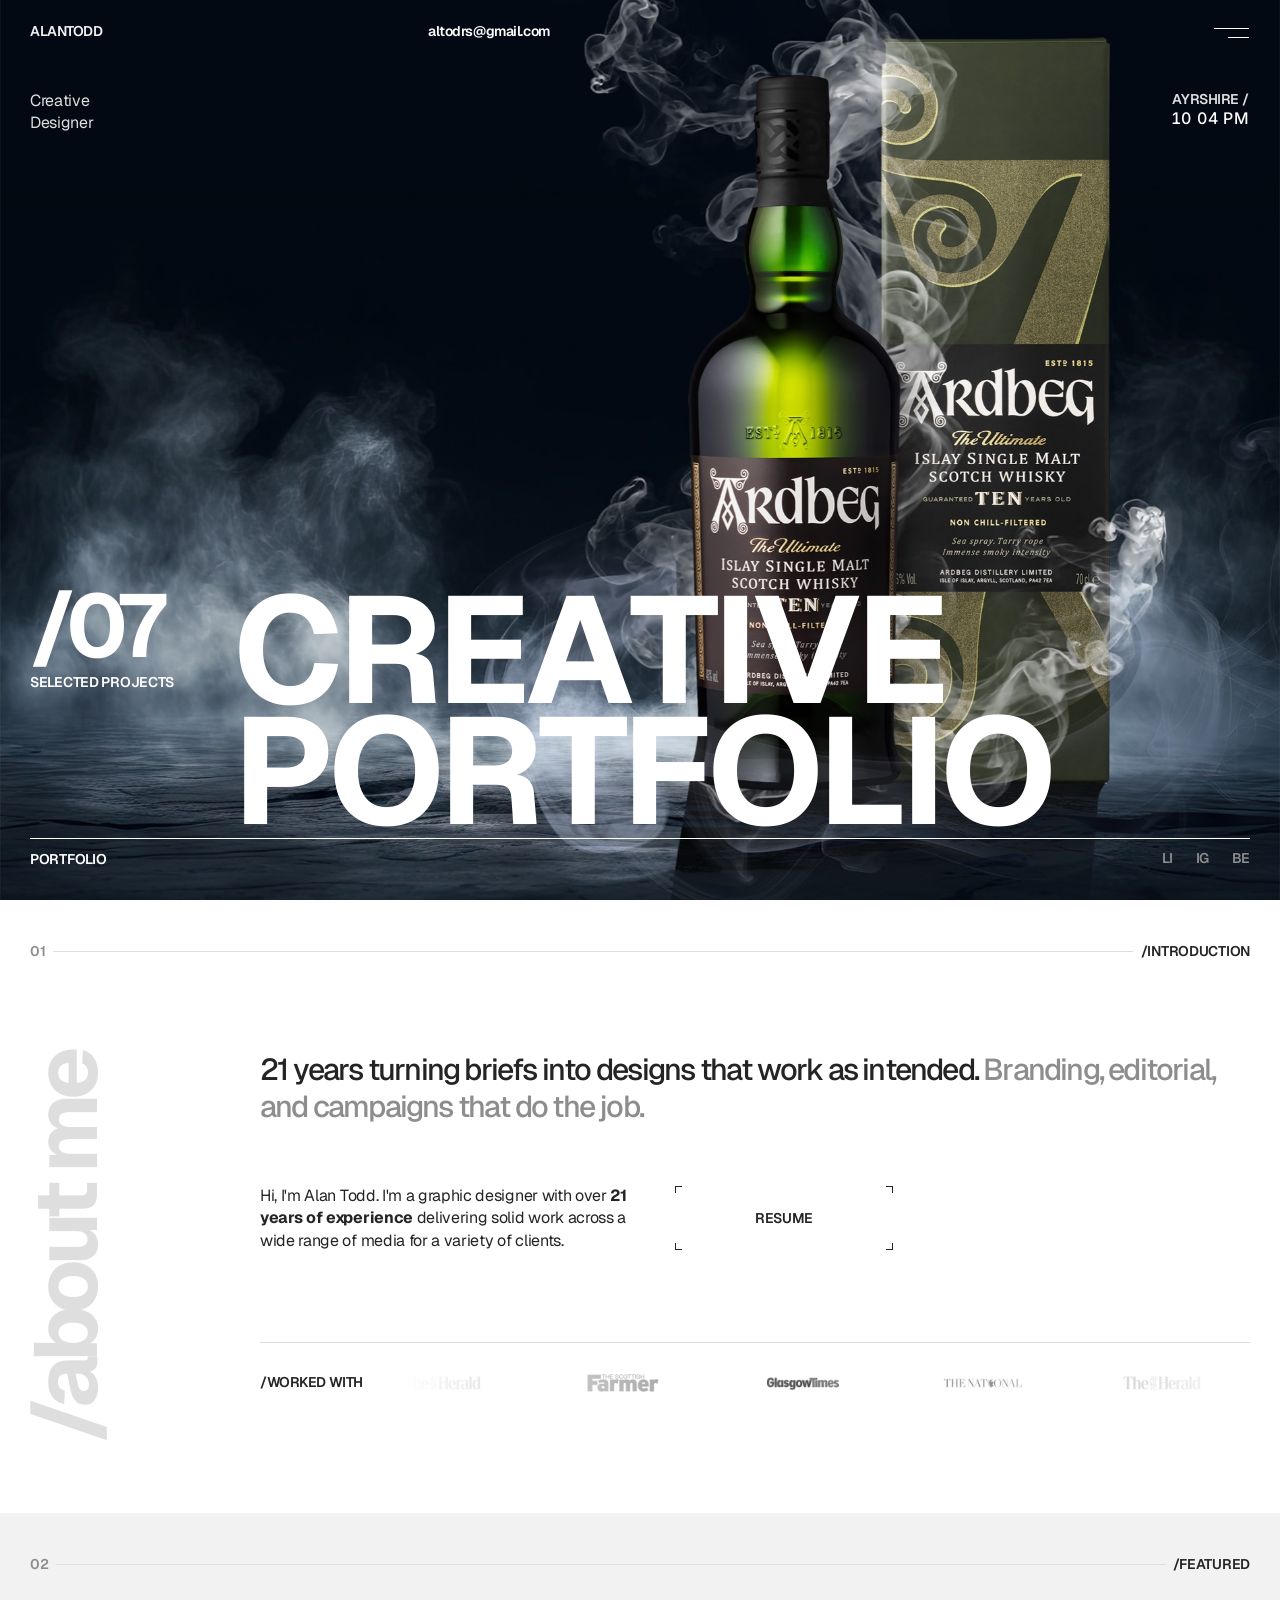
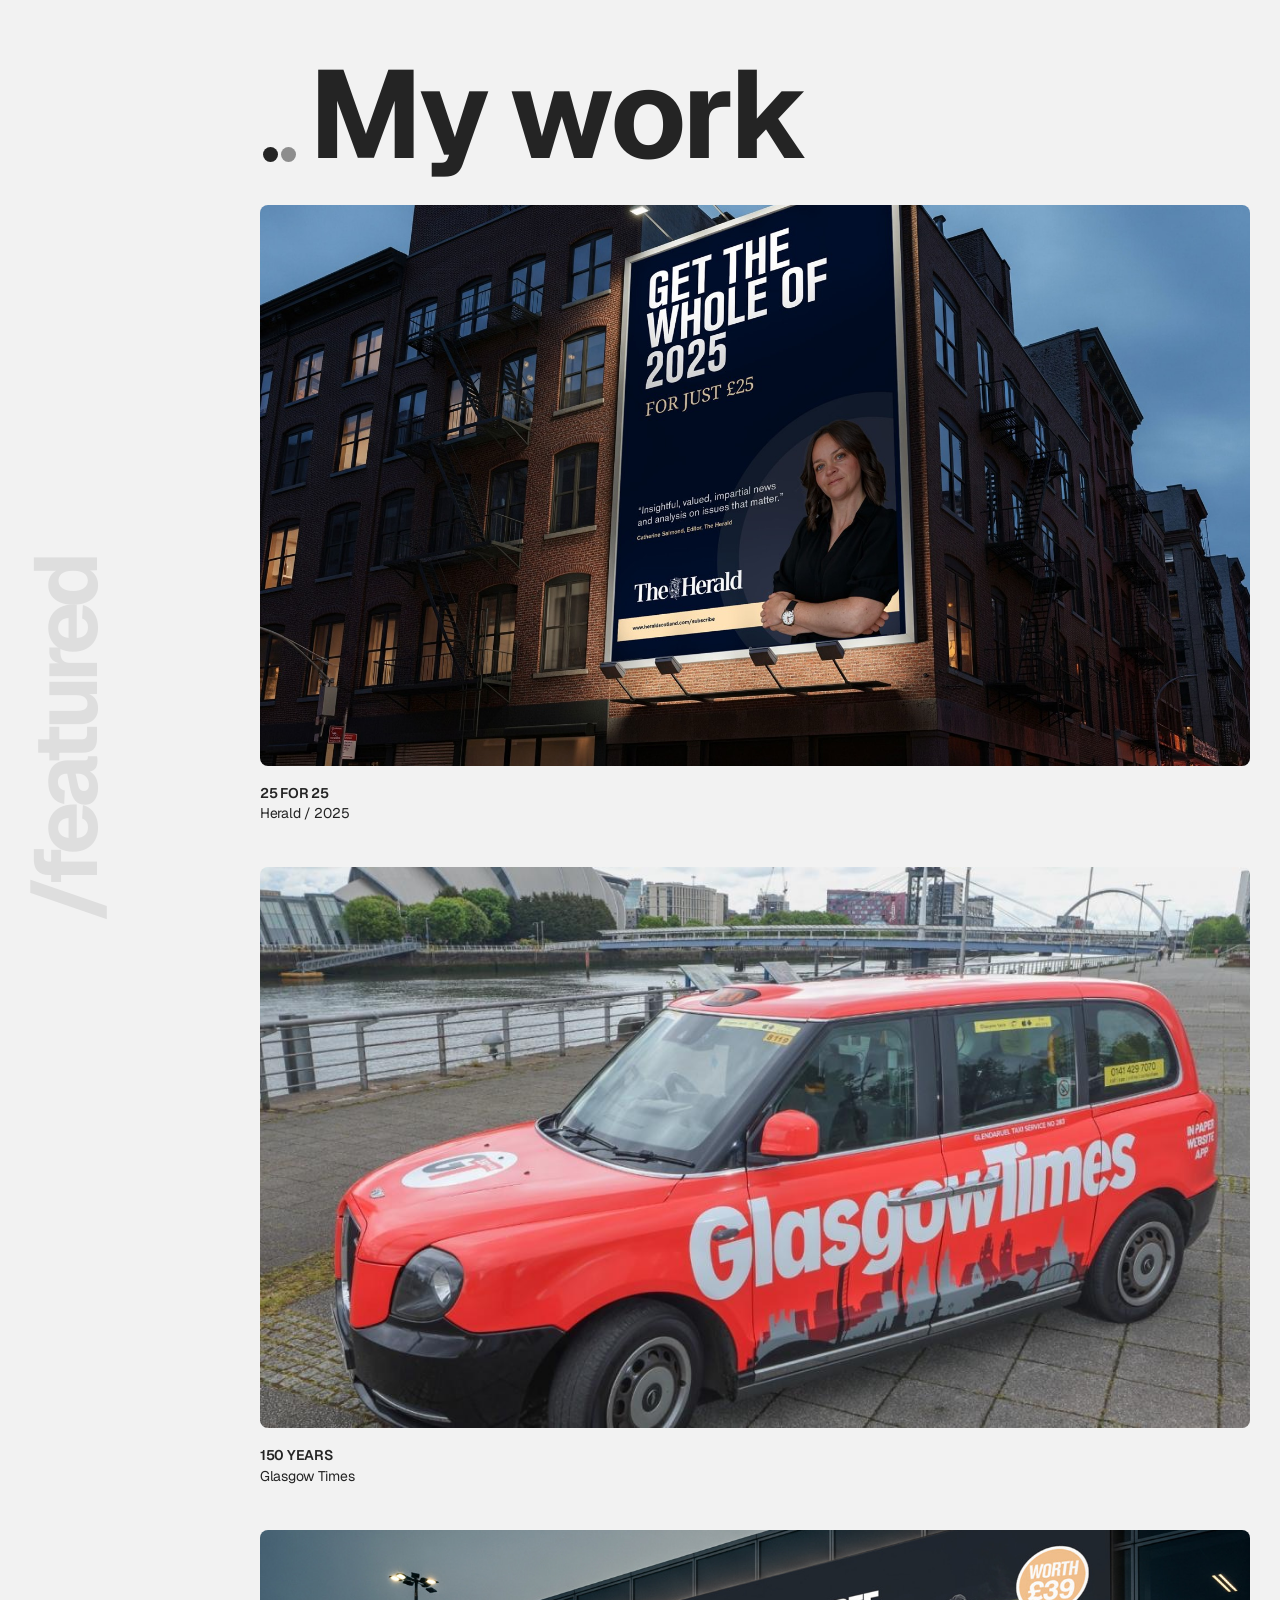
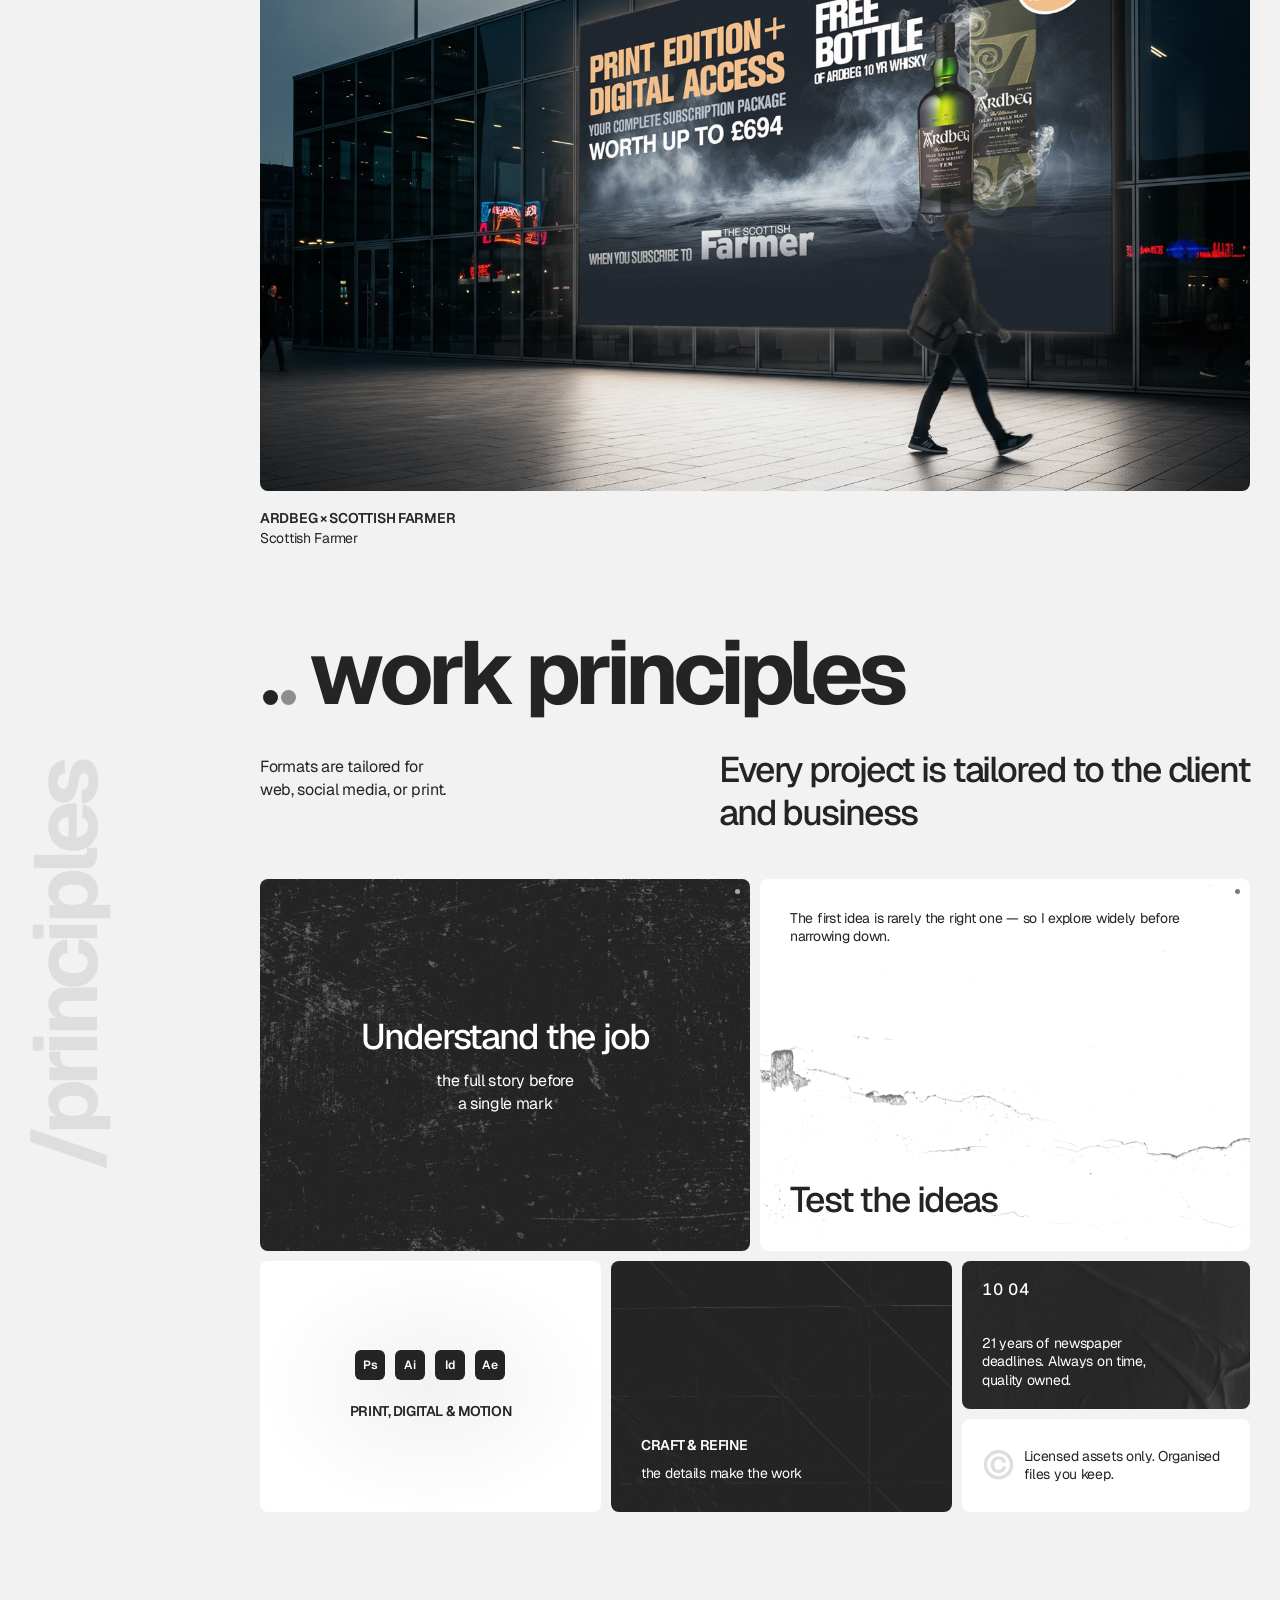
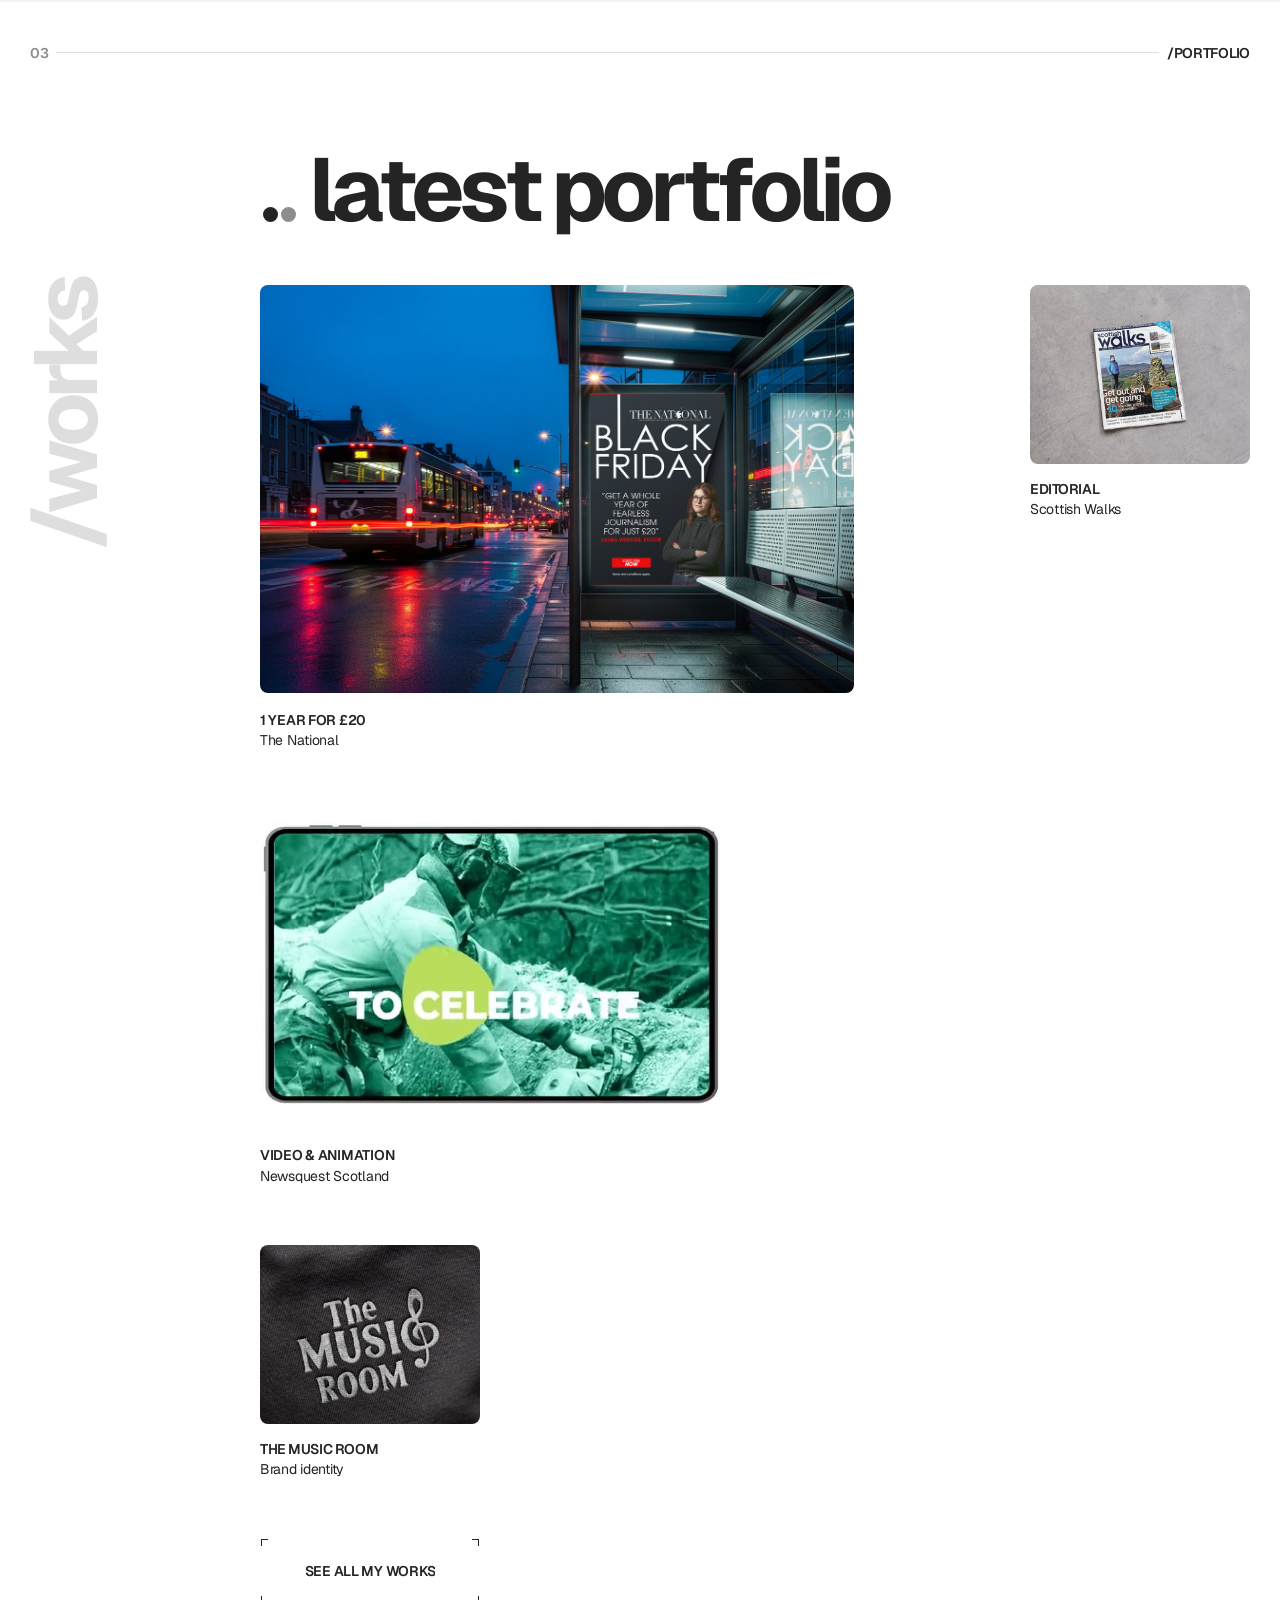
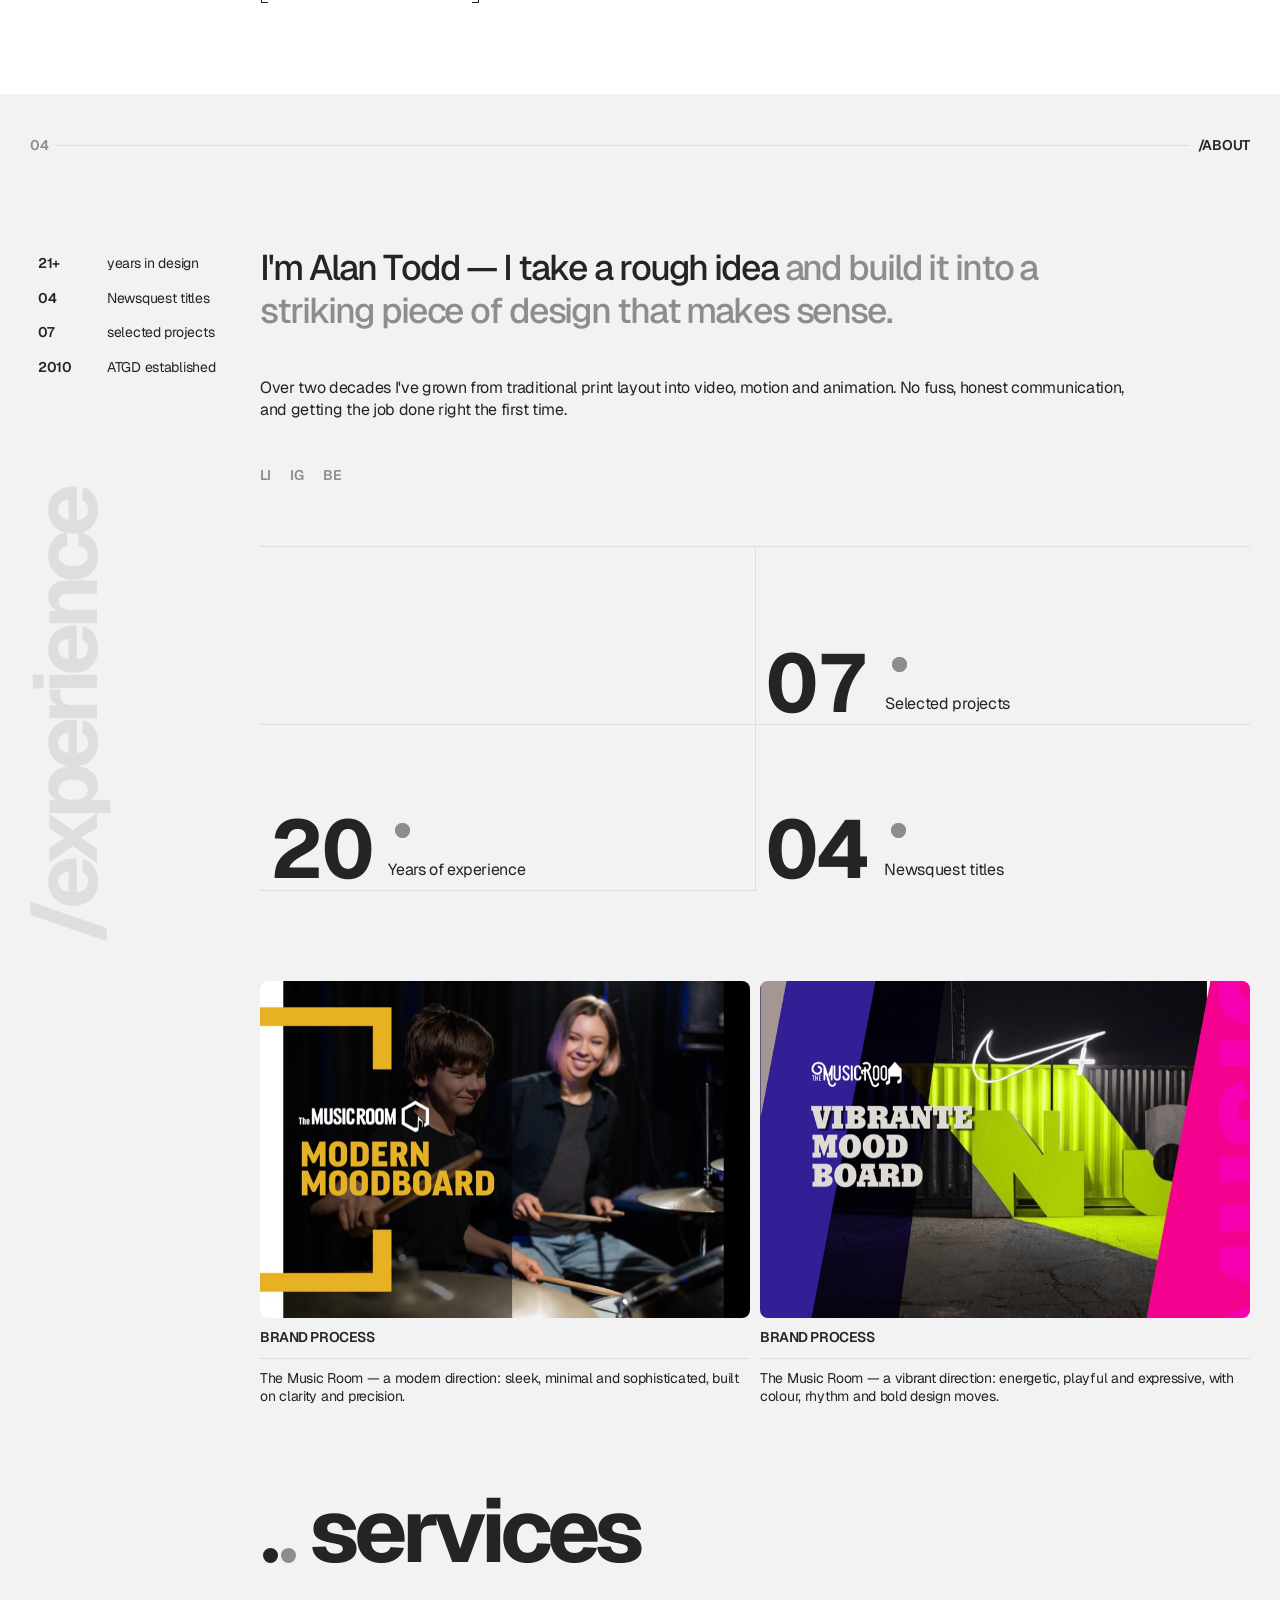
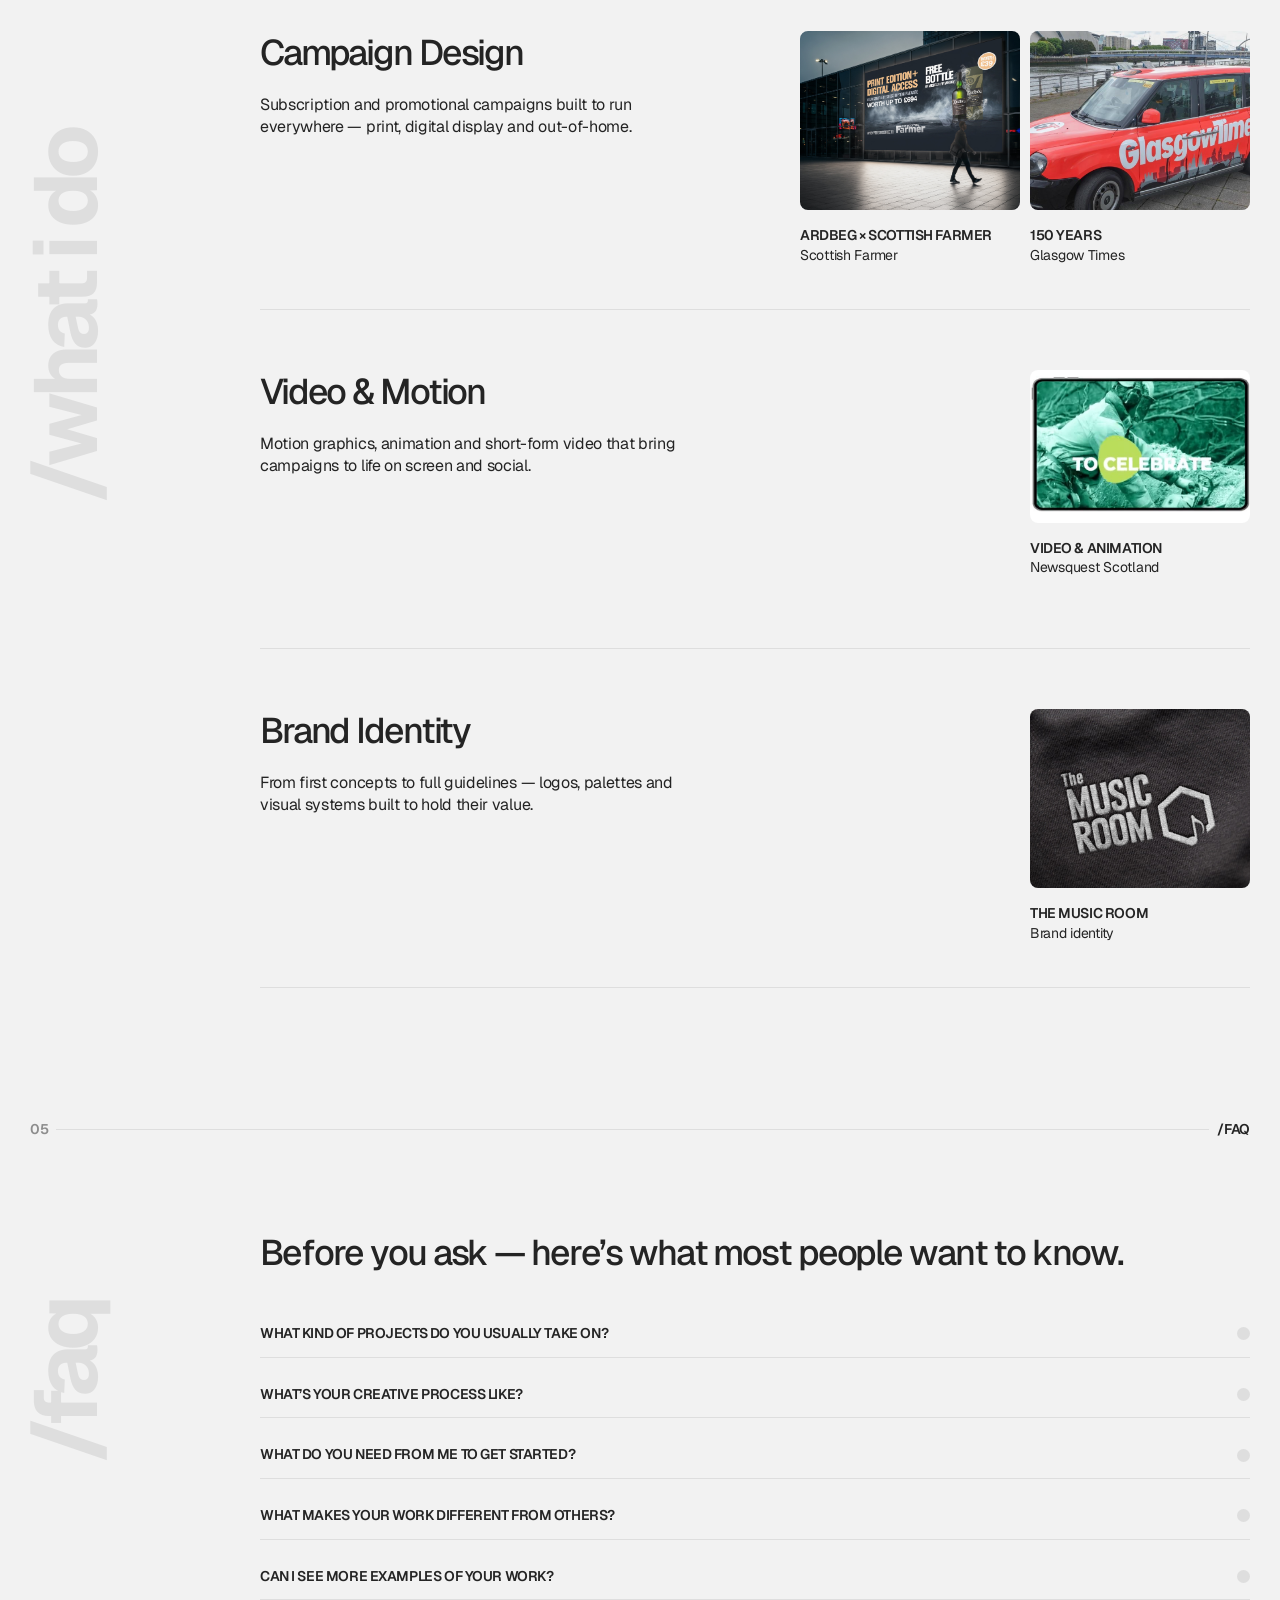
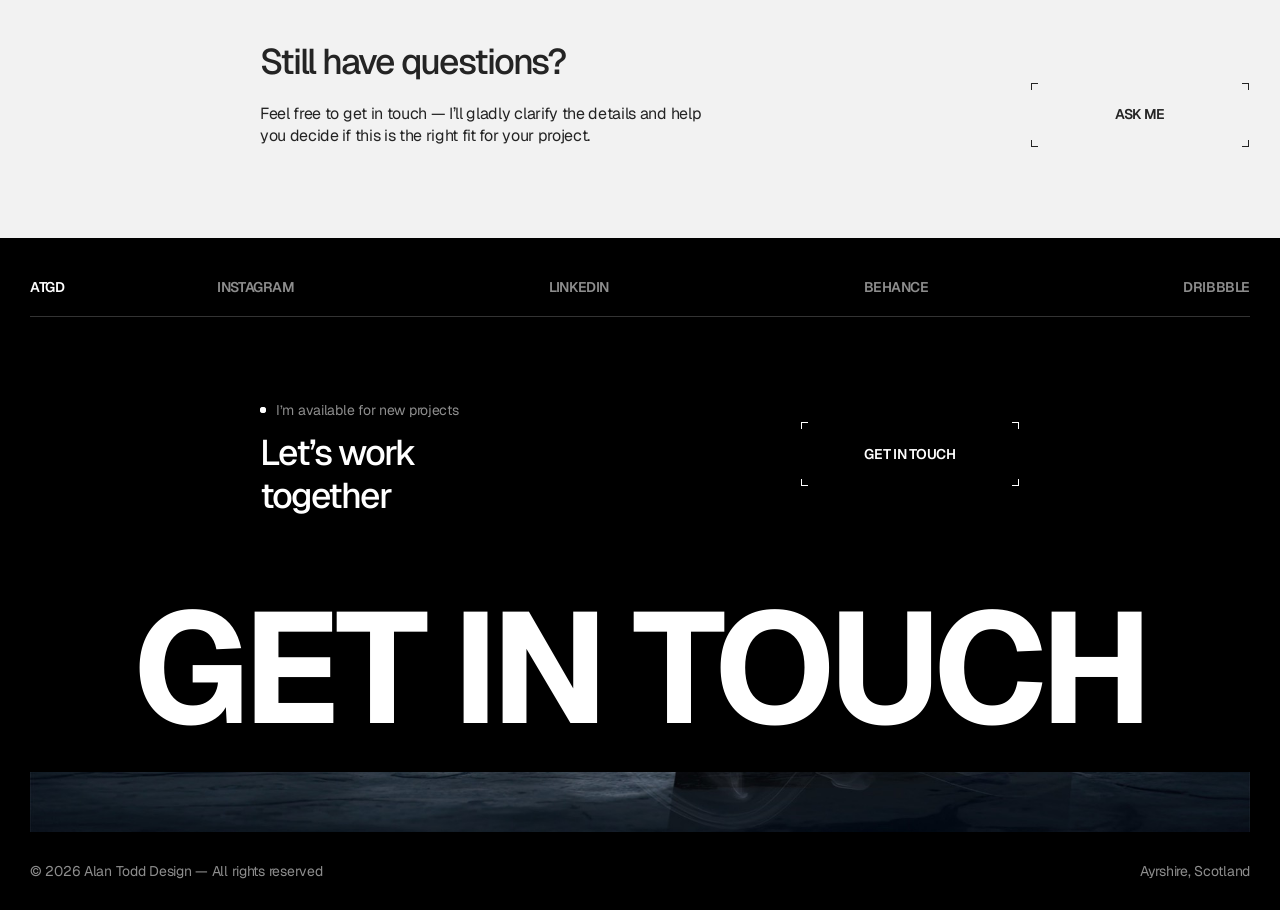
<file: index.html>
<!DOCTYPE html>
<html lang="en">
<head>
  <meta charset="UTF-8" />
  <meta name="viewport" content="width=device-width, initial-scale=1.0" />
  <title>Alan Todd — Graphic Designer</title>
  <meta name="description" content="Alan Todd — graphic designer with 21 years of experience across Newsquest Scotland publications. Branding, editorial, campaigns and motion." />
  <link rel="icon" href="work/atgd_favicon.png" />
  <link rel="preconnect" href="https://fonts.googleapis.com" />
  <link rel="preconnect" href="https://fonts.gstatic.com" crossorigin />
  <link href="https://fonts.googleapis.com/css2?family=Geist:wght@400;500;600;700&family=Inter:wght@500&display=swap" rel="stylesheet" />
  <link rel="stylesheet" href="atgd.css?v=20261120c" />
</head>
<body>

<!-- ══ TOP BAR ══ -->
<header class="site-nav">
  <div class="site-nav__id">
    <a class="t-nav site-nav__name link-line" href="#hero">AlanTodd</a>
    <a class="t-nav site-nav__email link-line" href="mailto:altodrs@gmail.com">altodrs@gmail.com</a>
  </div>
  <div class="site-nav__end">
    <button class="burger" type="button" data-menu-toggle aria-controls="menu" aria-expanded="false" aria-label="Open menu">
      <span></span><span></span>
    </button>
  </div>
</header>

<!-- ══ MENU OVERLAY ══ -->
<nav class="menu" id="menu" aria-label="Main">
  <div class="menu__head">
    <h2 class="menu__title t-display" style="--d:2">Online<br />Portfolio</h2>
  </div>
  <div class="menu__side">
    <ul class="menu__links">
      <li style="--d:1"><a class="menu__link" href="about.html"><span class="roll" data-roll>About me</span></a></li>
      <li style="--d:2"><a class="menu__link" href="#work"><span class="roll" data-roll>Portfolio</span></a></li>
      <li style="--d:3"><a class="menu__link" href="#services"><span class="roll" data-roll>Services</span></a></li>
      <li style="--d:4"><a class="menu__link" href="#contact"><span class="roll" data-roll>Contact</span></a></li>
    </ul>
    <a class="btn-corners btn-corners--light" style="--d:5" href="mailto:altodrs@gmail.com"><span class="roll" data-roll>Get in touch</span></a>
  </div>
</nav>

<main id="main">

  <!-- ══ HERO ══ -->
  <section class="hero" id="hero" aria-label="Introduction">
    <div class="hero__bg" aria-hidden="true">
      <img src="work/hero-ardbeg.jpg" alt="" fetchpriority="high" />
    </div>

    <div class="hero__top">
      <p class="t-body hero__role" data-load style="--d:0">Creative Designer</p>
      <div class="hero__place" data-load style="--d:1">
        <span class="t-nav">Ayrshire /</span>
        <span class="clock" data-clock></span>
      </div>
    </div>

    <div class="hero__bottom">
      <div class="hero__slogan">
        <div class="hero__count" data-load style="--d:2">
          <span class="hero__num">/07</span>
          <span class="t-label">Selected projects</span>
        </div>
        <h1 class="hero__title" data-split aria-label="Creative Portfolio">Creative<br />Portfolio</h1>
      </div>
      <div class="hero__rule" data-load style="--d:4"></div>
      <div class="hero__links" data-load style="--d:5">
        <a class="t-label link-line" href="#work" style="font-size:var(--fs-small)">Portfolio</a>
        <div class="hero__social">
          <a class="t-nav" href="#" aria-label="LinkedIn">li</a>
          <a class="t-nav" href="#" aria-label="Instagram">ig</a>
          <a class="t-nav" href="#" aria-label="Behance">be</a>
        </div>
      </div>
    </div>
  </section>

  <!-- ══ 01 INTRODUCTION ══ -->
  <section class="section intro" id="about" aria-labelledby="intro-title">
    <div class="head-line">
      <span class="head-line__num">01</span>
      <span class="head-line__rule"></span>
      <span class="head-line__name">/introduction</span>
    </div>

    <div class="intro__body">
      <h2 class="side-label side-label--abs" aria-hidden="true">/about me</h2>

      <h3 class="intro__lead t-lead" id="intro-title" data-split>
        21 years turning briefs into designs that work as intended.
        <span class="c-muted">Branding, editorial, and campaigns that do the job.</span>
      </h3>

      <div class="intro__row">
        <div class="intro__me">
          <p class="intro__bio t-body reveal" style="--delay:.1s">
            Hi, I'm Alan Todd. I'm a graphic designer with over <strong>21 years of experience</strong>
            delivering solid work across a wide range of media for a variety of clients.
          </p>
        </div>
        <a class="btn-corners reveal" style="--delay:.2s" href="Alan_Todd_CV.pdf" target="_blank" rel="noopener"><span class="roll" data-roll>Resume</span></a>
      </div>

      <div class="intro__clients reveal">
        <h4 class="intro__clients-label t-nav">/Worked with</h4>
        <div class="marquee intro__logos" style="--marquee-gap: 100px; --marquee-dur: 36s">
          <ul class="marquee__track">
            <li><img src="work/logos/herald.png" alt="The Herald" /></li>
            <li><img src="work/logos/scottish-farmer.png" alt="The Scottish Farmer" /></li>
            <li><img src="work/logos/glasgow-times.png" alt="Glasgow Times" /></li>
            <li><img src="work/logos/the-national.png" alt="The National" /></li>
          </ul>
        </div>
      </div>
    </div>
  </section>

  <!-- ══ 02 FEATURED WORK ══ -->
  <section class="section section--surface work" id="work" aria-labelledby="work-title">
    <div class="head-line">
      <span class="head-line__num">02</span>
      <span class="head-line__rule"></span>
      <span class="head-line__name">/featured</span>
    </div>

    <div class="work__body">
      <h2 class="side-label side-label--abs work__side" aria-hidden="true">/featured</h2>

      <div class="work__header">
        <span class="dots reveal" aria-hidden="true"><i></i><i></i></span>
        <h2 class="work__title" id="work-title" data-split>My work</h2>
      </div>

      <div class="work__list">
        <a class="work-card reveal" href="project-02.html">
          <div class="work-card__media">
            <img src="work/featured/herald-25for25.jpg" alt="The Herald 25 for £25 campaign on a city-centre building billboard" loading="lazy" width="1800" height="1260" />
          </div>
          <div class="work-card__details">
            <p class="work-card__name">25 for 25</p>
            <p class="t-small">Herald / 2025</p>
          </div>
        </a>

        <a class="work-card reveal" href="project-03.html">
          <div class="work-card__media">
            <img src="work/featured/glasgow-times-150.jpg" alt="Glasgow Times 150th anniversary taxi livery" loading="lazy" width="1200" height="630" />
          </div>
          <div class="work-card__details">
            <p class="work-card__name">150 Years</p>
            <p class="t-small">Glasgow Times</p>
          </div>
        </a>

        <a class="work-card reveal" href="project-01.html">
          <div class="work-card__media">
            <img src="work/featured/ardbeg-scottish-farmer.jpg" alt="Ardbeg × The Scottish Farmer subscription billboard" loading="lazy" width="1500" height="1050" />
          </div>
          <div class="work-card__details">
            <p class="work-card__name">Ardbeg × Scottish Farmer</p>
            <p class="t-small">Scottish Farmer</p>
          </div>
        </a>
      </div>
    </div>

    <!-- Work principles -->
    <div class="principles" aria-labelledby="principles-title">
      <h2 class="side-label side-label--abs principles__side" aria-hidden="true">/principles</h2>

      <div class="title-row principles__header">
        <span class="dots reveal" aria-hidden="true"><i></i><i></i></span>
        <h2 class="principles__title" id="principles-title" data-split>work principles</h2>
      </div>

      <div class="principles__intro reveal">
        <p class="principles__sub t-body">Formats are tailored for web, social media, or print.</p>
        <h3 class="principles__lead">Every project is tailored to the client and business</h3>
      </div>

      <div class="bento">
        <div class="bento__row bento__row--top">
          <article class="pr pr--dark pr--center reveal">
            <img class="pr__tex" src="work/principles/scratches.webp" alt="" aria-hidden="true" loading="lazy" />
            <span class="pr__dot" aria-hidden="true"></span>
            <div class="pr__text">
              <h3 class="pr__title">Understand the job</h3>
              <p class="t-body">the full story before<br />a single mark</p>
            </div>
          </article>
          <article class="pr pr--light pr--split reveal" style="--delay:.08s">
            <img class="pr__tex" src="work/principles/creases.webp" alt="" aria-hidden="true" loading="lazy" />
            <span class="pr__dot" aria-hidden="true"></span>
            <p class="t-small">The first idea is rarely the right one — so I explore widely before narrowing down.</p>
            <h3 class="pr__title">Test the ideas</h3>
          </article>
        </div>

        <div class="bento__row bento__row--bottom">
          <div class="bento__pair">
            <article class="pr pr--glow pr--center reveal">
              <div class="pr__tools" aria-label="Adobe Photoshop, Illustrator, InDesign and After Effects">
                <span>Ps</span><span>Ai</span><span>Id</span><span>Ae</span>
              </div>
              <h4 class="t-nav">Print, digital &amp; motion</h4>
            </article>
            <article class="pr pr--dark pr--foot reveal" style="--delay:.08s">
              <img class="pr__tex" src="work/principles/folds.webp" alt="" aria-hidden="true" loading="lazy" />
              <h4 class="t-nav">Craft &amp; refine</h4>
              <p class="t-small">the details make the work</p>
            </article>
          </div>
          <div class="bento__stack">
            <article class="pr pr--dark pr--clock reveal" style="--delay:.16s">
              <img class="pr__tex" src="work/principles/grunge.webp" alt="" aria-hidden="true" loading="lazy" />
              <span class="clock" data-clock="short"></span>
              <p class="t-small">21 years of newspaper deadlines. Always on time, quality owned.</p>
            </article>
            <article class="pr pr--white pr--inline reveal" style="--delay:.24s">
              <span class="pr__mark" aria-hidden="true">©</span>
              <p class="t-small">Licensed assets only. Organised files you keep.</p>
            </article>
          </div>
        </div>
      </div>
    </div>
  </section>

  <!-- ══ 03 LATEST PORTFOLIO ══ -->
  <section class="section latest" id="portfolio" aria-labelledby="latest-title">
    <div class="head-line">
      <span class="head-line__num">03</span>
      <span class="head-line__rule"></span>
      <span class="head-line__name">/portfolio</span>
    </div>

    <div class="latest__body">
      <h2 class="side-label side-label--abs latest__side" aria-hidden="true">/works</h2>

      <div class="title-row principles__header">
        <span class="dots reveal" aria-hidden="true"><i></i><i></i></span>
        <h2 class="principles__title" id="latest-title" data-split>latest portfolio</h2>
      </div>

      <div class="latest__line latest__line--split">
        <a class="work-card work-card--medium reveal" href="project-04.html">
          <div class="work-card__media"><img src="work/latest/national-1-year.jpg" alt="The National Black Friday subscription poster at a bus stop" loading="lazy" width="1250" height="875" /></div>
          <div class="work-card__details">
            <p class="work-card__name">1 year for £20</p>
            <p class="t-small">The National</p>
          </div>
        </a>
        <article class="work-card work-card--tiny work-card--static reveal" style="--delay:.1s">
            <div class="work-card__media"><img src="work/latest/scottish-walks.jpg" alt="Scottish Walks magazine cover" loading="lazy" width="900" height="600" /></div>
            <div class="work-card__details">
              <h4 class="t-nav">Editorial</h4>
              <p class="t-small">Scottish Walks</p>
            </div>
          </article>
      </div>

      <div class="latest__line">
        <a class="work-card work-card--reel reveal" href="video-animation.html">
          <div class="work-card__media"><video src="work/video/motion-reel.mp4" poster="work/video/motion-reel.jpg" muted loop playsinline preload="none" data-autoplay aria-label="Motion and animation showreel"></video></div>
          <div class="work-card__details">
            <p class="work-card__name">Video &amp; Animation</p>
            <p class="t-small">Newsquest Scotland</p>
          </div>
        </a>
      </div>

      <div class="latest__line latest__line--split">
        <article class="work-card work-card--tiny work-card--static reveal">
            <div class="work-card__media"><img src="work/latest/music-room-1.jpg" alt="The Music Room logo embossed on dark fabric" loading="lazy" width="800" height="534" /></div>
            <div class="work-card__details">
              <h4 class="t-nav">The Music Room</h4>
              <p class="t-small">Brand identity</p>
            </div>
          </article>
      </div>

      <div class="latest__cta reveal">
        <a class="btn-corners" href="mailto:altodrs@gmail.com?subject=Portfolio%20request"><span class="roll" data-roll>see all my works</span></a>
      </div>
    </div>
  </section>

  <!-- ══ 04 ABOUT / SERVICES ══ -->
  <section class="section section--surface about" id="services" aria-labelledby="services-title">
    <div class="head-line">
      <span class="head-line__num">04</span>
      <span class="head-line__rule"></span>
      <span class="head-line__name">/about</span>
    </div>

    <div class="about__top">
      <div class="about__me">
        <ul class="about__stats reveal" aria-label="At a glance">
          <li><span class="about__stat-num">21+</span><span class="t-small">years in design</span></li>
          <li><span class="about__stat-num">04</span><span class="t-small">Newsquest titles</span></li>
          <li><span class="about__stat-num">07</span><span class="t-small">selected projects</span></li>
          <li><span class="about__stat-num">2010</span><span class="t-small">ATGD established</span></li>
        </ul>
        <h2 class="side-label side-label--abs about__side" aria-hidden="true">/experience</h2>

        <div class="about__text">
          <div class="about__copy">
            <h3 class="pr__title about__lead" data-split>I'm Alan Todd — I take a rough idea <span class="c-muted">and build it into a striking piece of design that makes sense.</span></h3>
            <p class="t-body reveal">Over two decades I've grown from traditional print layout into video, motion and animation. No fuss, honest communication, and getting the job done right the first time.</p>
            <div class="about__social reveal">
              <a class="t-nav" href="#" aria-label="LinkedIn">li</a>
              <a class="t-nav" href="#" aria-label="Instagram">ig</a>
              <a class="t-nav" href="#" aria-label="Behance">be</a>
            </div>
          </div>
        </div>
      </div>

      <div class="facts">
        <div class="facts__cell facts__cell--title">
          <h3 class="pr__title reveal">/facts &amp; figures</h3>
        </div>
        <div class="facts__cell facts__cell--side">
          <div class="fact reveal">
            <span class="fact__num" data-count="7" data-pad="2">07</span>
            <span class="fact__meta"><i class="fact__dot" aria-hidden="true"></i><span class="t-body">Selected projects</span></span>
          </div>
        </div>
        <div class="facts__cell facts__cell--low facts__cell--base">
          <div class="fact reveal">
            <span class="fact__num" data-count="21">21</span>
            <span class="fact__meta"><i class="fact__dot" aria-hidden="true"></i><span class="t-body">Years of experience</span></span>
          </div>
        </div>
        <div class="facts__cell facts__cell--low facts__cell--side">
          <div class="fact reveal">
            <span class="fact__num" data-count="4" data-pad="2">04</span>
            <span class="fact__meta"><i class="fact__dot" aria-hidden="true"></i><span class="t-body">Newsquest titles</span></span>
          </div>
        </div>
      </div>
    </div>

    <div class="press">
      <article class="press__card reveal">
        <div class="press__media media"><img src="work/press/music-room-modern.jpg" alt="The Music Room modern moodboard" loading="lazy" width="2000" height="563" style="object-position: 20% 50%" /></div>
        <div class="press__text">
          <h4 class="t-nav">Brand process</h4>
          <hr class="rule" />
          <p class="t-small">The Music Room — a modern direction: sleek, minimal and sophisticated, built on clarity and precision.</p>
        </div>
      </article>
      <article class="press__card reveal" style="--delay:.1s">
        <div class="press__media media"><img src="work/press/music-room-vibrant.jpg" alt="The Music Room vibrant moodboard" loading="lazy" width="2000" height="563" style="object-position: 0% 50%" /></div>
        <div class="press__text">
          <h4 class="t-nav">Brand process</h4>
          <hr class="rule" />
          <p class="t-small">The Music Room — a vibrant direction: energetic, playful and expressive, with colour, rhythm and bold design moves.</p>
        </div>
      </article>
    </div>

    <div class="services">
      <h2 class="side-label side-label--abs services__side" aria-hidden="true">/what i do</h2>

      <div class="title-row principles__header">
        <span class="dots reveal" aria-hidden="true"><i></i><i></i></span>
        <h2 class="principles__title" id="services-title" data-split>services</h2>
      </div>

      <div class="services__list">
        <article class="service">
          <div class="service__text reveal">
            <h3 class="pr__title">Campaign Design</h3>
            <p class="t-body">Subscription and promotional campaigns built to run everywhere — print, digital display and out-of-home.</p>
          </div>
          <div class="service__work">
            <a class="work-card work-card--tiny reveal" href="project-01.html">
            <div class="work-card__media"><img src="work/featured/ardbeg-scottish-farmer.jpg" alt="Ardbeg × The Scottish Farmer billboard" loading="lazy" width="1500" height="1050" /></div>
            <div class="work-card__details">
              <h4 class="t-nav">Ardbeg × Scottish Farmer</h4>
              <p class="t-small">Scottish Farmer</p>
            </div>
          </a>
            <a class="work-card work-card--tiny reveal" href="project-03.html" style="--delay:.1s">
            <div class="work-card__media"><img src="work/featured/glasgow-times-150.jpg" alt="Glasgow Times 150th anniversary taxi livery" loading="lazy" width="1200" height="630" /></div>
            <div class="work-card__details">
              <h4 class="t-nav">150 Years</h4>
              <p class="t-small">Glasgow Times</p>
            </div>
          </a>
          </div>
        </article>

        <article class="service">
          <div class="service__text reveal">
            <h3 class="pr__title">Video &amp; Motion</h3>
            <p class="t-body">Motion graphics, animation and short-form video that bring campaigns to life on screen and social.</p>
          </div>
          <div class="service__work">
            <a class="work-card work-card--tiny work-card--reel-tiny reveal" href="video-animation.html">
            <div class="work-card__media"><video src="work/video/motion-reel.mp4" poster="work/video/motion-reel.jpg" muted loop playsinline preload="none" data-autoplay aria-label="Motion and animation showreel"></video></div>
            <div class="work-card__details">
              <h4 class="t-nav">Video &amp; Animation</h4>
              <p class="t-small">Newsquest Scotland</p>
            </div>
          </a>
          </div>
        </article>

        <article class="service">
          <div class="service__text reveal">
            <h3 class="pr__title">Brand Identity</h3>
            <p class="t-body">From first concepts to full guidelines — logos, palettes and visual systems built to hold their value.</p>
          </div>
          <div class="service__work">
            <article class="work-card work-card--tiny work-card--static reveal">
            <div class="work-card__media"><img src="work/latest/music-room-3.jpg" alt="The Music Room logo concept embossed on fabric" loading="lazy" width="800" height="534" /></div>
            <div class="work-card__details">
              <h4 class="t-nav">The Music Room</h4>
              <p class="t-small">Brand identity</p>
            </div>
          </article>
          </div>
        </article>
      </div>
    </div>
  </section>

  <!-- ══ 05 FAQ ══ -->
  <section class="section section--surface faq" id="faq" aria-labelledby="faq-title">
    <div class="head-line">
      <span class="head-line__num">05</span>
      <span class="head-line__rule"></span>
      <span class="head-line__name">/FAQ</span>
    </div>

    <div class="faq__body">
      <h2 class="side-label side-label--abs faq__side" aria-hidden="true">/faq</h2>
      <h3 class="pr__title" id="faq-title" data-split>Before you ask — here’s what most people want to know.</h3>

      <div class="faq__list reveal">
        <div class="faq__item">
          <h4 class="faq__q">
            <button type="button" aria-expanded="false" aria-controls="faq-a1" id="faq-q1">
              <span class="t-nav">What kind of projects do you usually take on?</span><i class="faq__dot" aria-hidden="true"></i>
            </button>
          </h4>
          <div class="faq__a" id="faq-a1" role="region" aria-labelledby="faq-q1">
            <div class="faq__a-inner">
              <p class="t-body">Brand identities, editorial layouts, subscription and promotional campaigns, out-of-home, digital display, and motion graphics or short video — for publishers, brands and local businesses.</p>
              <span class="faq__num" aria-hidden="true">01</span>
            </div>
          </div>
        </div>
        <div class="faq__item">
          <h4 class="faq__q">
            <button type="button" aria-expanded="false" aria-controls="faq-a2" id="faq-q2">
              <span class="t-nav">What’s your creative process like?</span><i class="faq__dot" aria-hidden="true"></i>
            </button>
          </h4>
          <div class="faq__a" id="faq-a2" role="region" aria-labelledby="faq-q2">
            <div class="faq__a-inner">
              <p class="t-body">I start by understanding the job — your audience, history and competition. Then I test a wide range of ideas, craft and refine the strongest one, and finish it properly with organised, documented files.</p>
              <span class="faq__num" aria-hidden="true">02</span>
            </div>
          </div>
        </div>
        <div class="faq__item">
          <h4 class="faq__q">
            <button type="button" aria-expanded="false" aria-controls="faq-a3" id="faq-q3">
              <span class="t-nav">What do you need from me to get started?</span><i class="faq__dot" aria-hidden="true"></i>
            </button>
          </h4>
          <div class="faq__a" id="faq-a3" role="region" aria-labelledby="faq-q3">
            <div class="faq__a-inner">
              <p class="t-body">A rough idea is enough. Share the brief, who it’s for, your deadline and any brand assets you already have, and I’ll take it from there.</p>
              <span class="faq__num" aria-hidden="true">03</span>
            </div>
          </div>
        </div>
        <div class="faq__item">
          <h4 class="faq__q">
            <button type="button" aria-expanded="false" aria-controls="faq-a4" id="faq-q4">
              <span class="t-nav">What makes your work different from others?</span><i class="faq__dot" aria-hidden="true"></i>
            </button>
          </h4>
          <div class="faq__a" id="faq-a4" role="region" aria-labelledby="faq-q4">
            <div class="faq__a-inner">
              <p class="t-body">21 years of newspaper deadlines. I work fast without cutting corners, communicate honestly, and aim to get the job done right the first time.</p>
              <span class="faq__num" aria-hidden="true">04</span>
            </div>
          </div>
        </div>
        <div class="faq__item">
          <h4 class="faq__q">
            <button type="button" aria-expanded="false" aria-controls="faq-a5" id="faq-q5">
              <span class="t-nav">Can I see more examples of your work?</span><i class="faq__dot" aria-hidden="true"></i>
            </button>
          </h4>
          <div class="faq__a" id="faq-a5" role="region" aria-labelledby="faq-q5">
            <div class="faq__a-inner">
              <p class="t-body">Yes — get in touch and I’ll send a fuller portfolio tailored to the kind of project you have in mind.</p>
              <span class="faq__num" aria-hidden="true">05</span>
            </div>
          </div>
        </div>
      </div>

      <div class="faq__cta">
        <div class="faq__cta-text reveal">
          <h3 class="pr__title">Still have questions?</h3>
          <p class="t-body">Feel free to get in touch — I’ll gladly clarify the details and help you decide if this is the right fit for your project.</p>
        </div>
        <a class="btn-corners reveal" href="mailto:altodrs@gmail.com"><span class="roll" data-roll>ask me</span></a>
      </div>
    </div>
  </section>

</main>

<!-- ══ FOOTER ══ -->
<footer class="footer" id="contact">
  <div class="footer__contacts">
    <div class="footer__top">
      <a class="t-nav footer__brand link-line" href="#hero">atgd</a>
      <nav class="footer__social" aria-label="Social">
        <a class="t-nav" href="#">Instagram</a>
        <a class="t-nav" href="#">LinkedIn</a>
        <a class="t-nav" href="#">Behance</a>
        <a class="t-nav" href="#">Dribbble</a>
      </nav>
    </div>

    <div class="footer__cta">
      <div class="footer__cta-text reveal">
        <p class="t-small footer__status"><i class="footer__live" aria-hidden="true"></i>I’m available for new projects</p>
        <h3 class="pr__title">Let’s work<br />together</h3>
      </div>
      <a class="btn-corners btn-corners--light reveal" style="--delay:.1s" href="mailto:altodrs@gmail.com"><span class="roll" data-roll>Get in touch</span></a>
    </div>
  </div>

  <div class="footer__bottom">
    <p class="footer__giant" aria-hidden="true">Get in touch</p>
    <div class="footer__strip"><img src="work/hero-ardbeg.jpg" alt="" loading="lazy" /></div>
    <div class="footer__legal">
      <p class="t-small">© 2026 Alan Todd Design — All rights reserved</p>
      <p class="t-small">Ayrshire, Scotland</p>
    </div>
  </div>
</footer>

<script src="atgd.js?v=20261120a" defer></script>
</body>
</html>
</file>
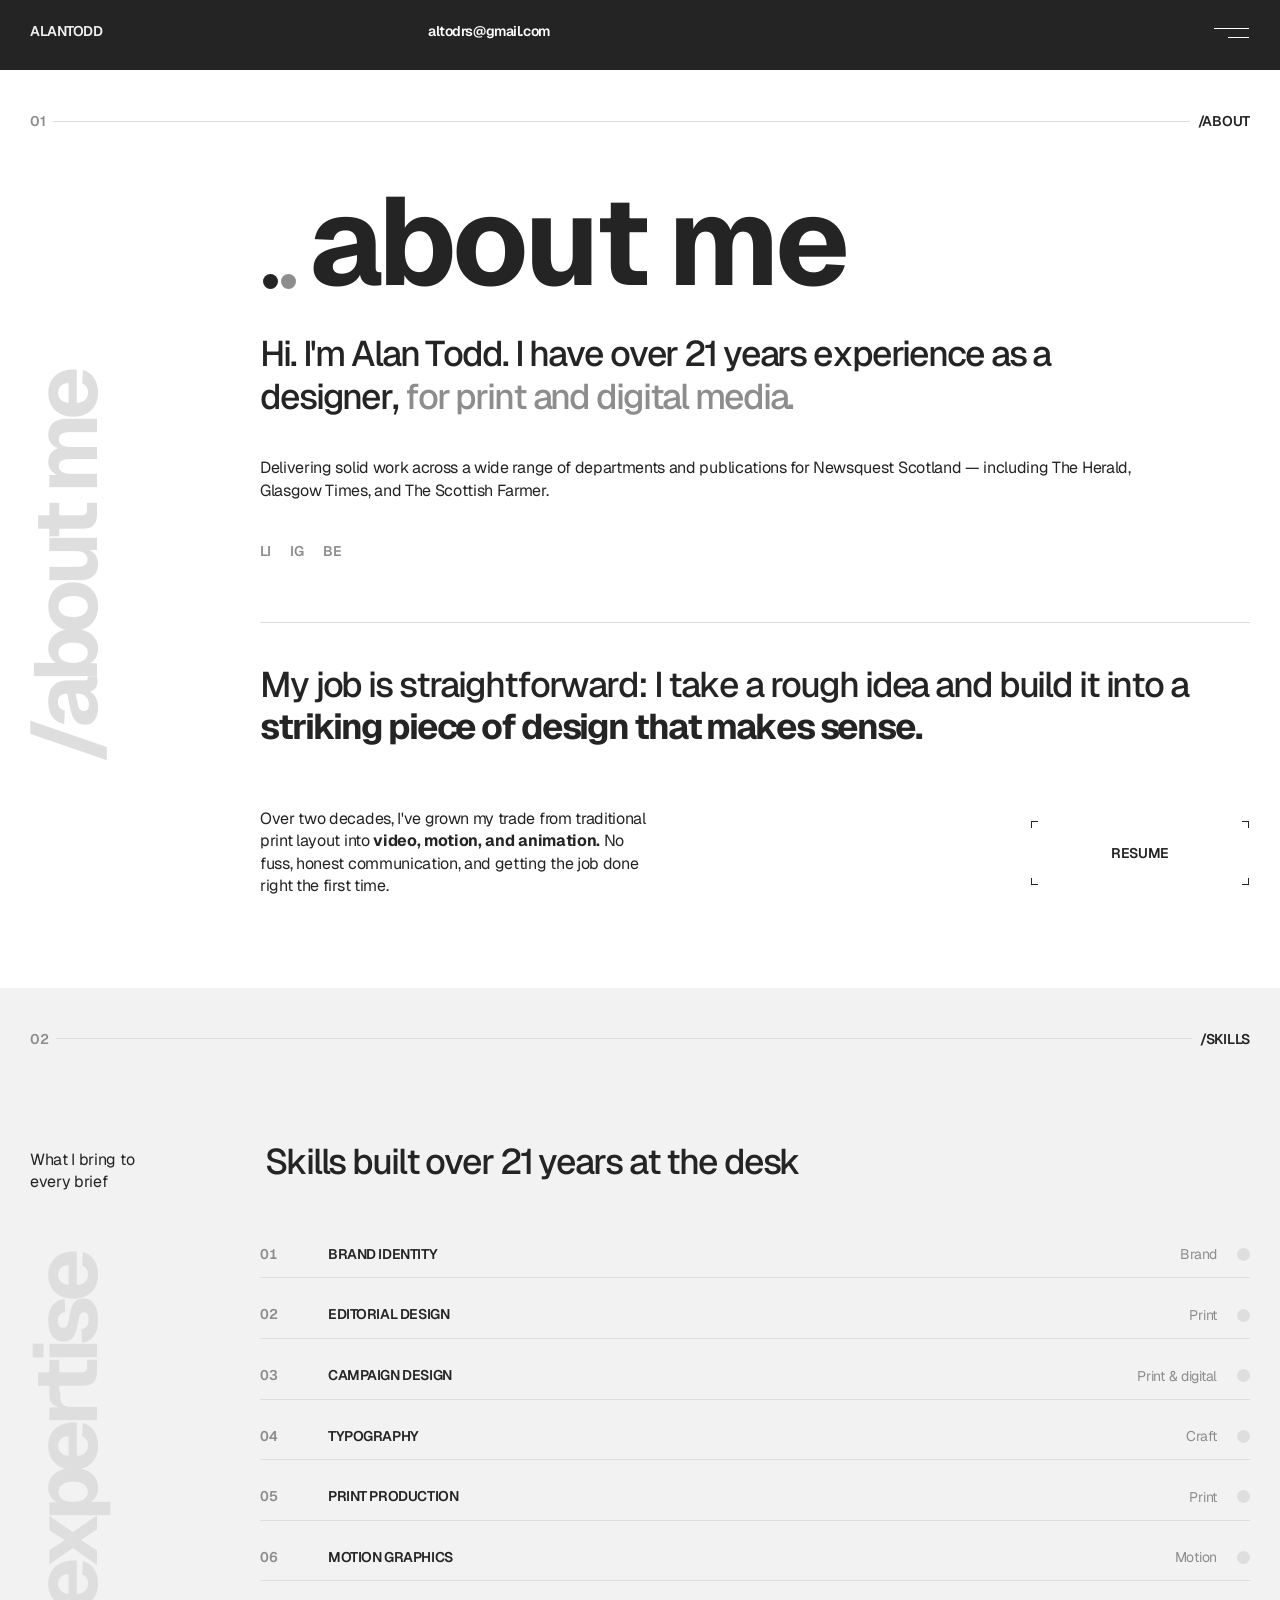
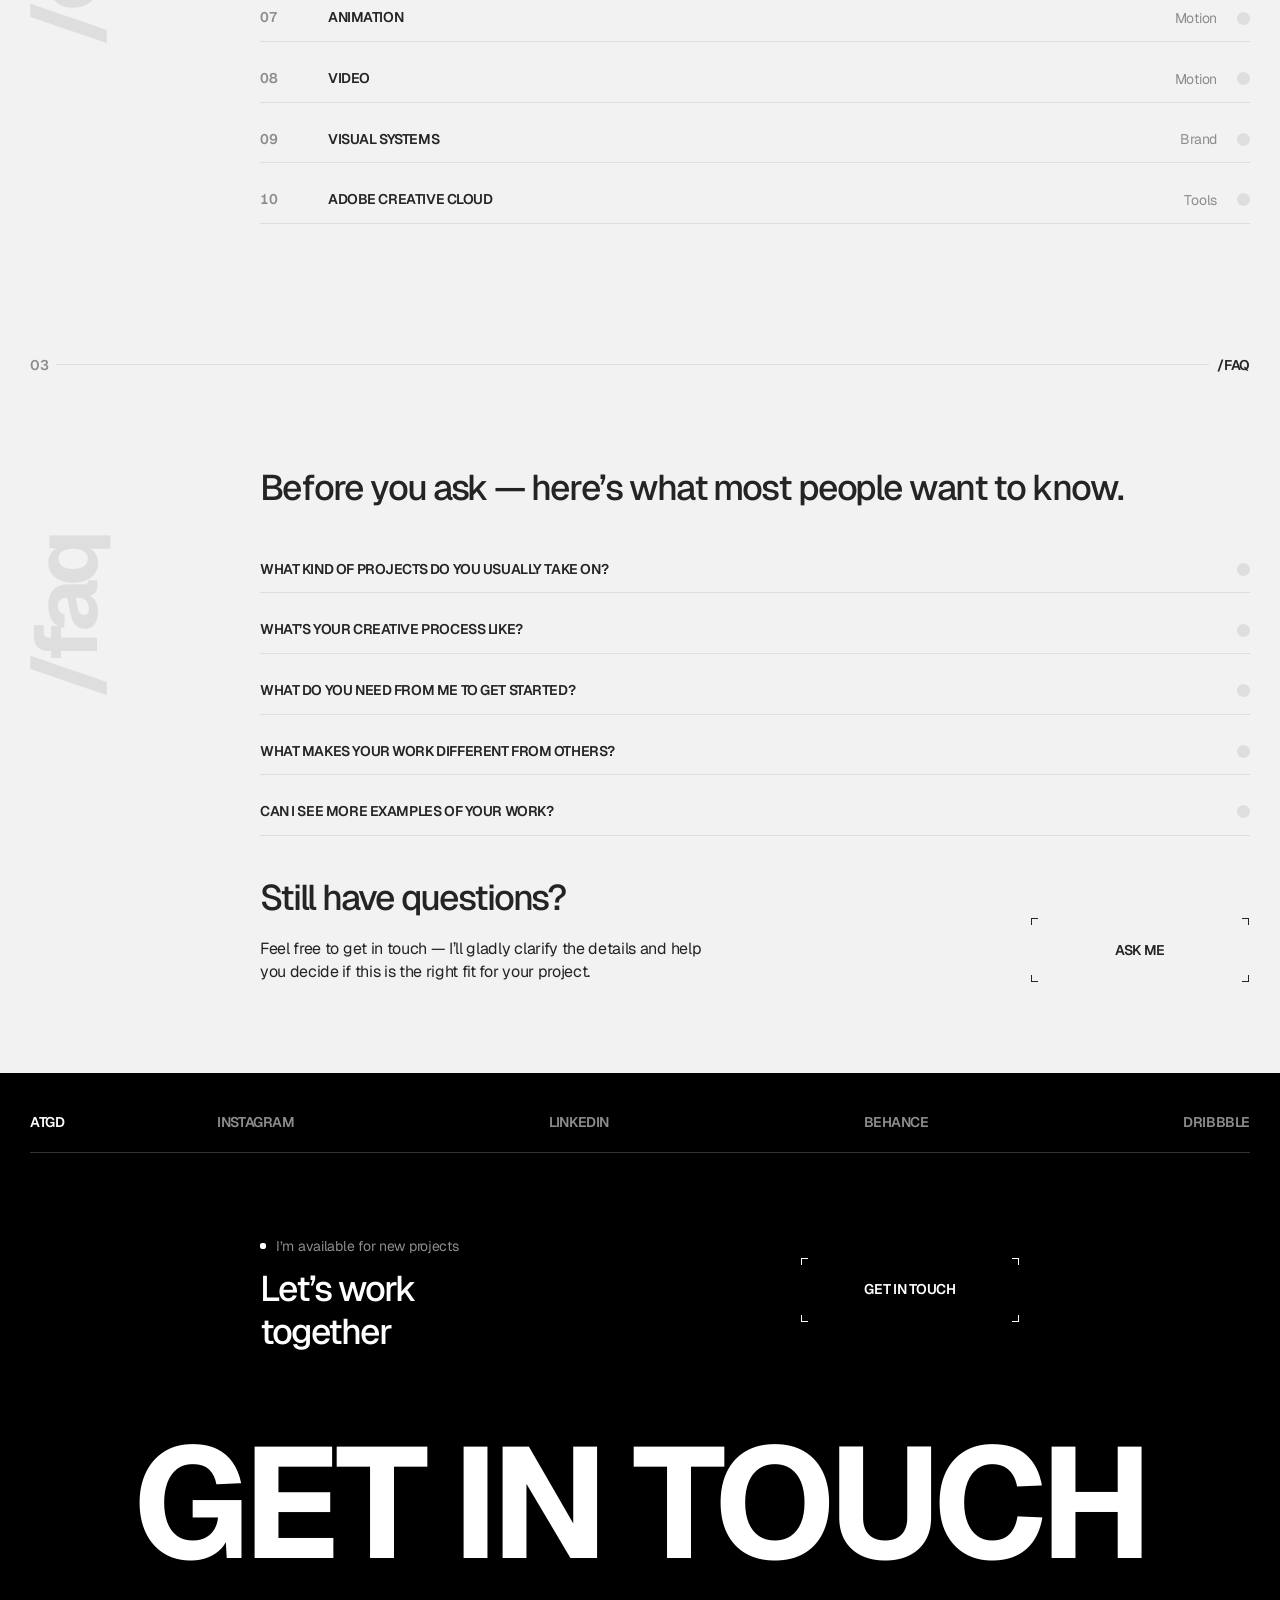
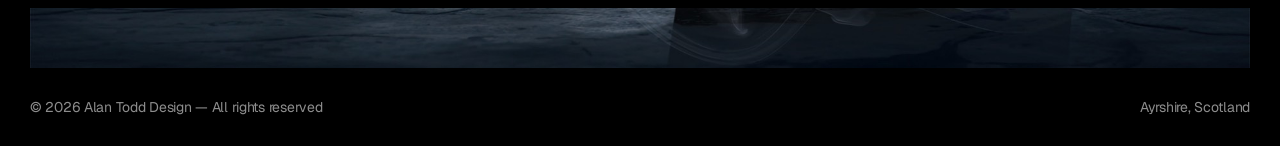
<file: about.html>
<!DOCTYPE html>
<html lang="en">
<head>
  <meta charset="UTF-8" />
  <meta name="viewport" content="width=device-width, initial-scale=1.0" />
  <title>About — Alan Todd</title>
  <meta name="description" content="Alan Todd — graphic designer with 21 years of experience across Newsquest Scotland, from print layout to video, motion and animation." />
  <link rel="icon" href="work/atgd_favicon.png" />
  <link rel="preconnect" href="https://fonts.googleapis.com" />
  <link rel="preconnect" href="https://fonts.gstatic.com" crossorigin />
  <link href="https://fonts.googleapis.com/css2?family=Geist:wght@400;500;600;700&family=Inter:wght@500&display=swap" rel="stylesheet" />
  <link rel="stylesheet" href="atgd.css?v=20261120c" />
</head>
<body class="page-about">

<!-- ══ TOP BAR ══ -->
<header class="site-nav">
  <div class="site-nav__id">
    <a class="t-nav site-nav__name link-line" href="index.html#hero">AlanTodd</a>
    <a class="t-nav site-nav__email link-line" href="mailto:altodrs@gmail.com">altodrs@gmail.com</a>
  </div>
  <div class="site-nav__end">
    <button class="burger" type="button" data-menu-toggle aria-controls="menu" aria-expanded="false" aria-label="Open menu">
      <span></span><span></span>
    </button>
  </div>
</header>

<!-- ══ MENU OVERLAY ══ -->
<nav class="menu" id="menu" aria-label="Main">
  <div class="menu__head">
    <h2 class="menu__title t-display" style="--d:2">Online<br />Portfolio</h2>
  </div>
  <div class="menu__side">
    <ul class="menu__links">
      <li style="--d:1"><a class="menu__link" href="about.html" aria-current="page"><span class="roll" data-roll>About me</span></a></li>
      <li style="--d:2"><a class="menu__link" href="index.html#work"><span class="roll" data-roll>Portfolio</span></a></li>
      <li style="--d:3"><a class="menu__link" href="index.html#services"><span class="roll" data-roll>Services</span></a></li>
      <li style="--d:4"><a class="menu__link" href="index.html#contact"><span class="roll" data-roll>Contact</span></a></li>
    </ul>
    <a class="btn-corners btn-corners--light" style="--d:5" href="mailto:altodrs@gmail.com"><span class="roll" data-roll>Get in touch</span></a>
  </div>
</nav>

<main id="main">

  <div class="page-bar" aria-hidden="true"></div>

  <!-- ══ 01 ABOUT ══ -->
  <section class="section bio" aria-labelledby="bio-title">
    <div class="head-line">
      <span class="head-line__num">01</span>
      <span class="head-line__rule"></span>
      <span class="head-line__name">/about</span>
    </div>

    <div class="bio__body">
      <h2 class="side-label side-label--abs bio__side" aria-hidden="true">/about me</h2>

      <div class="title-row bio__header">
        <span class="dots reveal" aria-hidden="true"><i></i><i></i></span>
        <h1 class="work__title" id="bio-title" data-split>about me</h1>
      </div>

      <div class="bio__intro">
        <div class="bio__copy">
          <h3 class="pr__title" data-split>Hi. I'm Alan Todd. I have over 21 years experience as a designer, <span class="c-muted">for print and digital media.</span></h3>
          <p class="t-body reveal">Delivering solid work across a wide range of departments and publications for Newsquest Scotland — including The Herald, Glasgow Times, and The Scottish Farmer.</p>
          <div class="about__social reveal">
            <a class="t-nav" href="#" aria-label="LinkedIn">li</a>
            <a class="t-nav" href="#" aria-label="Instagram">ig</a>
            <a class="t-nav" href="#" aria-label="Behance">be</a>
          </div>
        </div>
      </div>

      <hr class="rule bio__rule" />

      <h3 class="pr__title bio__job" data-split>My job is straightforward: I take a rough idea and build it into a <strong>striking piece of design that makes sense.</strong></h3>

      <div class="bio__more">
        <p class="t-body reveal">Over two decades, I've grown my trade from traditional print layout into <strong>video, motion, and animation.</strong> No fuss, honest communication, and getting the job done right the first time.</p>
        <a class="btn-corners reveal" style="--delay:.1s" href="Alan_Todd_CV.pdf" target="_blank" rel="noopener"><span class="roll" data-roll>Resume</span></a>
      </div>
    </div>
  </section>

  <!-- ══ 02 SKILLS ══ -->
  <section class="section section--surface skills" aria-labelledby="skills-title">
    <div class="head-line">
      <span class="head-line__num">02</span>
      <span class="head-line__rule"></span>
      <span class="head-line__name">/skills</span>
    </div>

    <div class="skills__body">
      <h2 class="side-label side-label--abs skills__side" aria-hidden="true">/expertise</h2>
      <div class="skills__header">
        <p class="t-body skills__aside reveal">What I bring to every brief</p>
        <h3 class="pr__title" id="skills-title" data-split>Skills built over 21 years at the desk</h3>
      </div>
      <ul class="skills__list reveal">
          <li class="skill">
            <span class="skill__num">01</span>
            <h4 class="t-nav skill__name">Brand Identity</h4>
            <span class="t-small skill__cat">Brand</span>
            <i class="skill__dot" aria-hidden="true"></i>
          </li>
          <li class="skill">
            <span class="skill__num">02</span>
            <h4 class="t-nav skill__name">Editorial Design</h4>
            <span class="t-small skill__cat">Print</span>
            <i class="skill__dot" aria-hidden="true"></i>
          </li>
          <li class="skill">
            <span class="skill__num">03</span>
            <h4 class="t-nav skill__name">Campaign Design</h4>
            <span class="t-small skill__cat">Print &amp; digital</span>
            <i class="skill__dot" aria-hidden="true"></i>
          </li>
          <li class="skill">
            <span class="skill__num">04</span>
            <h4 class="t-nav skill__name">Typography</h4>
            <span class="t-small skill__cat">Craft</span>
            <i class="skill__dot" aria-hidden="true"></i>
          </li>
          <li class="skill">
            <span class="skill__num">05</span>
            <h4 class="t-nav skill__name">Print Production</h4>
            <span class="t-small skill__cat">Print</span>
            <i class="skill__dot" aria-hidden="true"></i>
          </li>
          <li class="skill">
            <span class="skill__num">06</span>
            <h4 class="t-nav skill__name">Motion Graphics</h4>
            <span class="t-small skill__cat">Motion</span>
            <i class="skill__dot" aria-hidden="true"></i>
          </li>
          <li class="skill">
            <span class="skill__num">07</span>
            <h4 class="t-nav skill__name">Animation</h4>
            <span class="t-small skill__cat">Motion</span>
            <i class="skill__dot" aria-hidden="true"></i>
          </li>
          <li class="skill">
            <span class="skill__num">08</span>
            <h4 class="t-nav skill__name">Video</h4>
            <span class="t-small skill__cat">Motion</span>
            <i class="skill__dot" aria-hidden="true"></i>
          </li>
          <li class="skill">
            <span class="skill__num">09</span>
            <h4 class="t-nav skill__name">Visual Systems</h4>
            <span class="t-small skill__cat">Brand</span>
            <i class="skill__dot" aria-hidden="true"></i>
          </li>
          <li class="skill">
            <span class="skill__num">10</span>
            <h4 class="t-nav skill__name">Adobe Creative Cloud</h4>
            <span class="t-small skill__cat">Tools</span>
            <i class="skill__dot" aria-hidden="true"></i>
          </li>
      </ul>
    </div>
  </section>

  <!-- ══ 03 FAQ ══ -->
  <section class="section section--surface faq" id="faq" aria-labelledby="faq-title">
    <div class="head-line">
      <span class="head-line__num">03</span>
      <span class="head-line__rule"></span>
      <span class="head-line__name">/FAQ</span>
    </div>

    <div class="faq__body">
      <h2 class="side-label side-label--abs faq__side" aria-hidden="true">/faq</h2>
      <h3 class="pr__title" id="faq-title" data-split>Before you ask — here’s what most people want to know.</h3>

      <div class="faq__list reveal">
        <div class="faq__item">
          <h4 class="faq__q">
            <button type="button" aria-expanded="false" aria-controls="faq-a1" id="faq-q1">
              <span class="t-nav">What kind of projects do you usually take on?</span><i class="faq__dot" aria-hidden="true"></i>
            </button>
          </h4>
          <div class="faq__a" id="faq-a1" role="region" aria-labelledby="faq-q1">
            <div class="faq__a-inner">
              <p class="t-body">Brand identities, editorial layouts, subscription and promotional campaigns, out-of-home, digital display, and motion graphics or short video — for publishers, brands and local businesses.</p>
              <span class="faq__num" aria-hidden="true">01</span>
            </div>
          </div>
        </div>
        <div class="faq__item">
          <h4 class="faq__q">
            <button type="button" aria-expanded="false" aria-controls="faq-a2" id="faq-q2">
              <span class="t-nav">What’s your creative process like?</span><i class="faq__dot" aria-hidden="true"></i>
            </button>
          </h4>
          <div class="faq__a" id="faq-a2" role="region" aria-labelledby="faq-q2">
            <div class="faq__a-inner">
              <p class="t-body">I start by understanding the job — your audience, history and competition. Then I test a wide range of ideas, craft and refine the strongest one, and finish it properly with organised, documented files.</p>
              <span class="faq__num" aria-hidden="true">02</span>
            </div>
          </div>
        </div>
        <div class="faq__item">
          <h4 class="faq__q">
            <button type="button" aria-expanded="false" aria-controls="faq-a3" id="faq-q3">
              <span class="t-nav">What do you need from me to get started?</span><i class="faq__dot" aria-hidden="true"></i>
            </button>
          </h4>
          <div class="faq__a" id="faq-a3" role="region" aria-labelledby="faq-q3">
            <div class="faq__a-inner">
              <p class="t-body">A rough idea is enough. Share the brief, who it’s for, your deadline and any brand assets you already have, and I’ll take it from there.</p>
              <span class="faq__num" aria-hidden="true">03</span>
            </div>
          </div>
        </div>
        <div class="faq__item">
          <h4 class="faq__q">
            <button type="button" aria-expanded="false" aria-controls="faq-a4" id="faq-q4">
              <span class="t-nav">What makes your work different from others?</span><i class="faq__dot" aria-hidden="true"></i>
            </button>
          </h4>
          <div class="faq__a" id="faq-a4" role="region" aria-labelledby="faq-q4">
            <div class="faq__a-inner">
              <p class="t-body">21 years of newspaper deadlines. I work fast without cutting corners, communicate honestly, and aim to get the job done right the first time.</p>
              <span class="faq__num" aria-hidden="true">04</span>
            </div>
          </div>
        </div>
        <div class="faq__item">
          <h4 class="faq__q">
            <button type="button" aria-expanded="false" aria-controls="faq-a5" id="faq-q5">
              <span class="t-nav">Can I see more examples of your work?</span><i class="faq__dot" aria-hidden="true"></i>
            </button>
          </h4>
          <div class="faq__a" id="faq-a5" role="region" aria-labelledby="faq-q5">
            <div class="faq__a-inner">
              <p class="t-body">Yes — get in touch and I’ll send a fuller portfolio tailored to the kind of project you have in mind.</p>
              <span class="faq__num" aria-hidden="true">05</span>
            </div>
          </div>
        </div>
      </div>

      <div class="faq__cta">
        <div class="faq__cta-text reveal">
          <h3 class="pr__title">Still have questions?</h3>
          <p class="t-body">Feel free to get in touch — I’ll gladly clarify the details and help you decide if this is the right fit for your project.</p>
        </div>
        <a class="btn-corners reveal" href="mailto:altodrs@gmail.com"><span class="roll" data-roll>ask me</span></a>
      </div>
    </div>
  </section>

</main>

<!-- ══ FOOTER ══ -->
<footer class="footer" id="contact">
  <div class="footer__contacts">
    <div class="footer__top">
      <a class="t-nav footer__brand link-line" href="index.html#hero">atgd</a>
      <nav class="footer__social" aria-label="Social">
        <a class="t-nav" href="#">Instagram</a>
        <a class="t-nav" href="#">LinkedIn</a>
        <a class="t-nav" href="#">Behance</a>
        <a class="t-nav" href="#">Dribbble</a>
      </nav>
    </div>

    <div class="footer__cta">
      <div class="footer__cta-text reveal">
        <p class="t-small footer__status"><i class="footer__live" aria-hidden="true"></i>I’m available for new projects</p>
        <h3 class="pr__title">Let’s work<br />together</h3>
      </div>
      <a class="btn-corners btn-corners--light reveal" style="--delay:.1s" href="mailto:altodrs@gmail.com"><span class="roll" data-roll>Get in touch</span></a>
    </div>
  </div>

  <div class="footer__bottom">
    <p class="footer__giant" aria-hidden="true">Get in touch</p>
    <div class="footer__strip"><img src="work/hero-ardbeg.jpg" alt="" loading="lazy" /></div>
    <div class="footer__legal">
      <p class="t-small">© 2026 Alan Todd Design — All rights reserved</p>
      <p class="t-small">Ayrshire, Scotland</p>
    </div>
  </div>
</footer>

<script src="atgd.js?v=20261120a" defer></script>
</body>
</html>
</file>
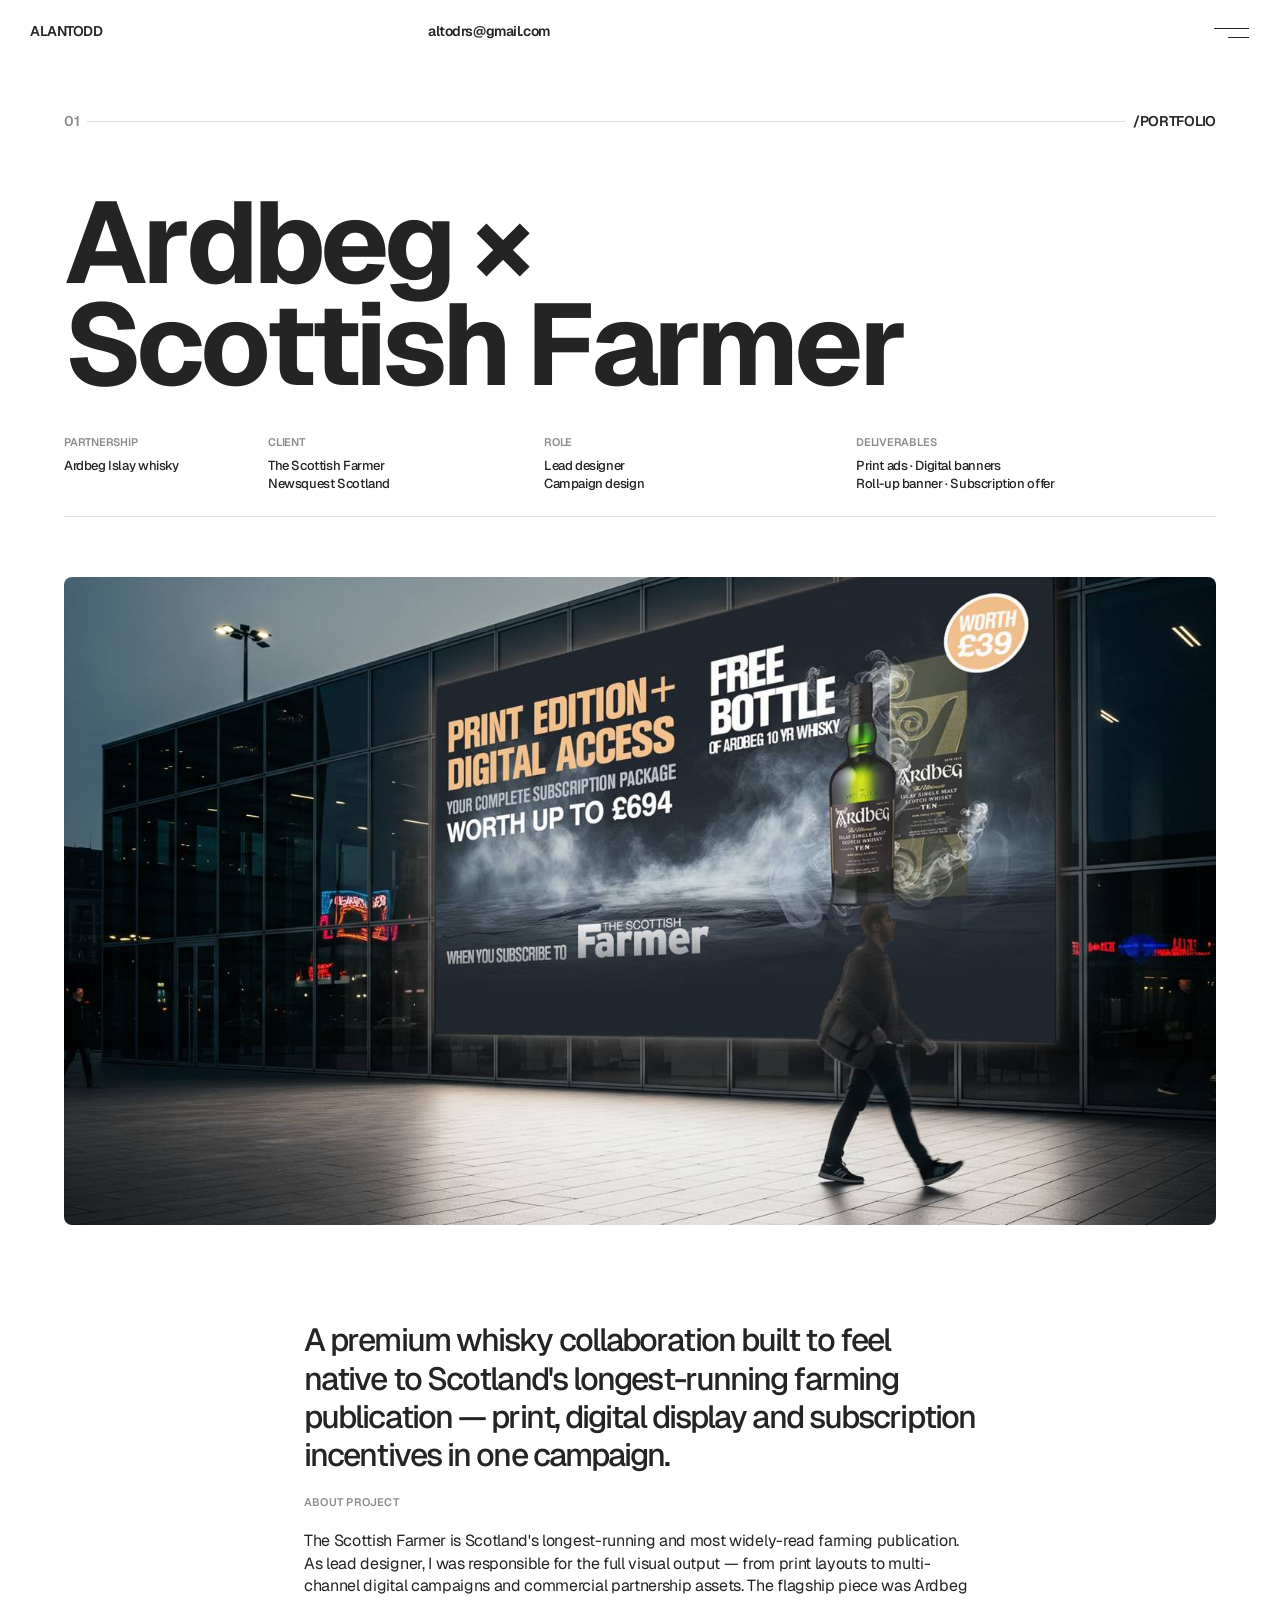
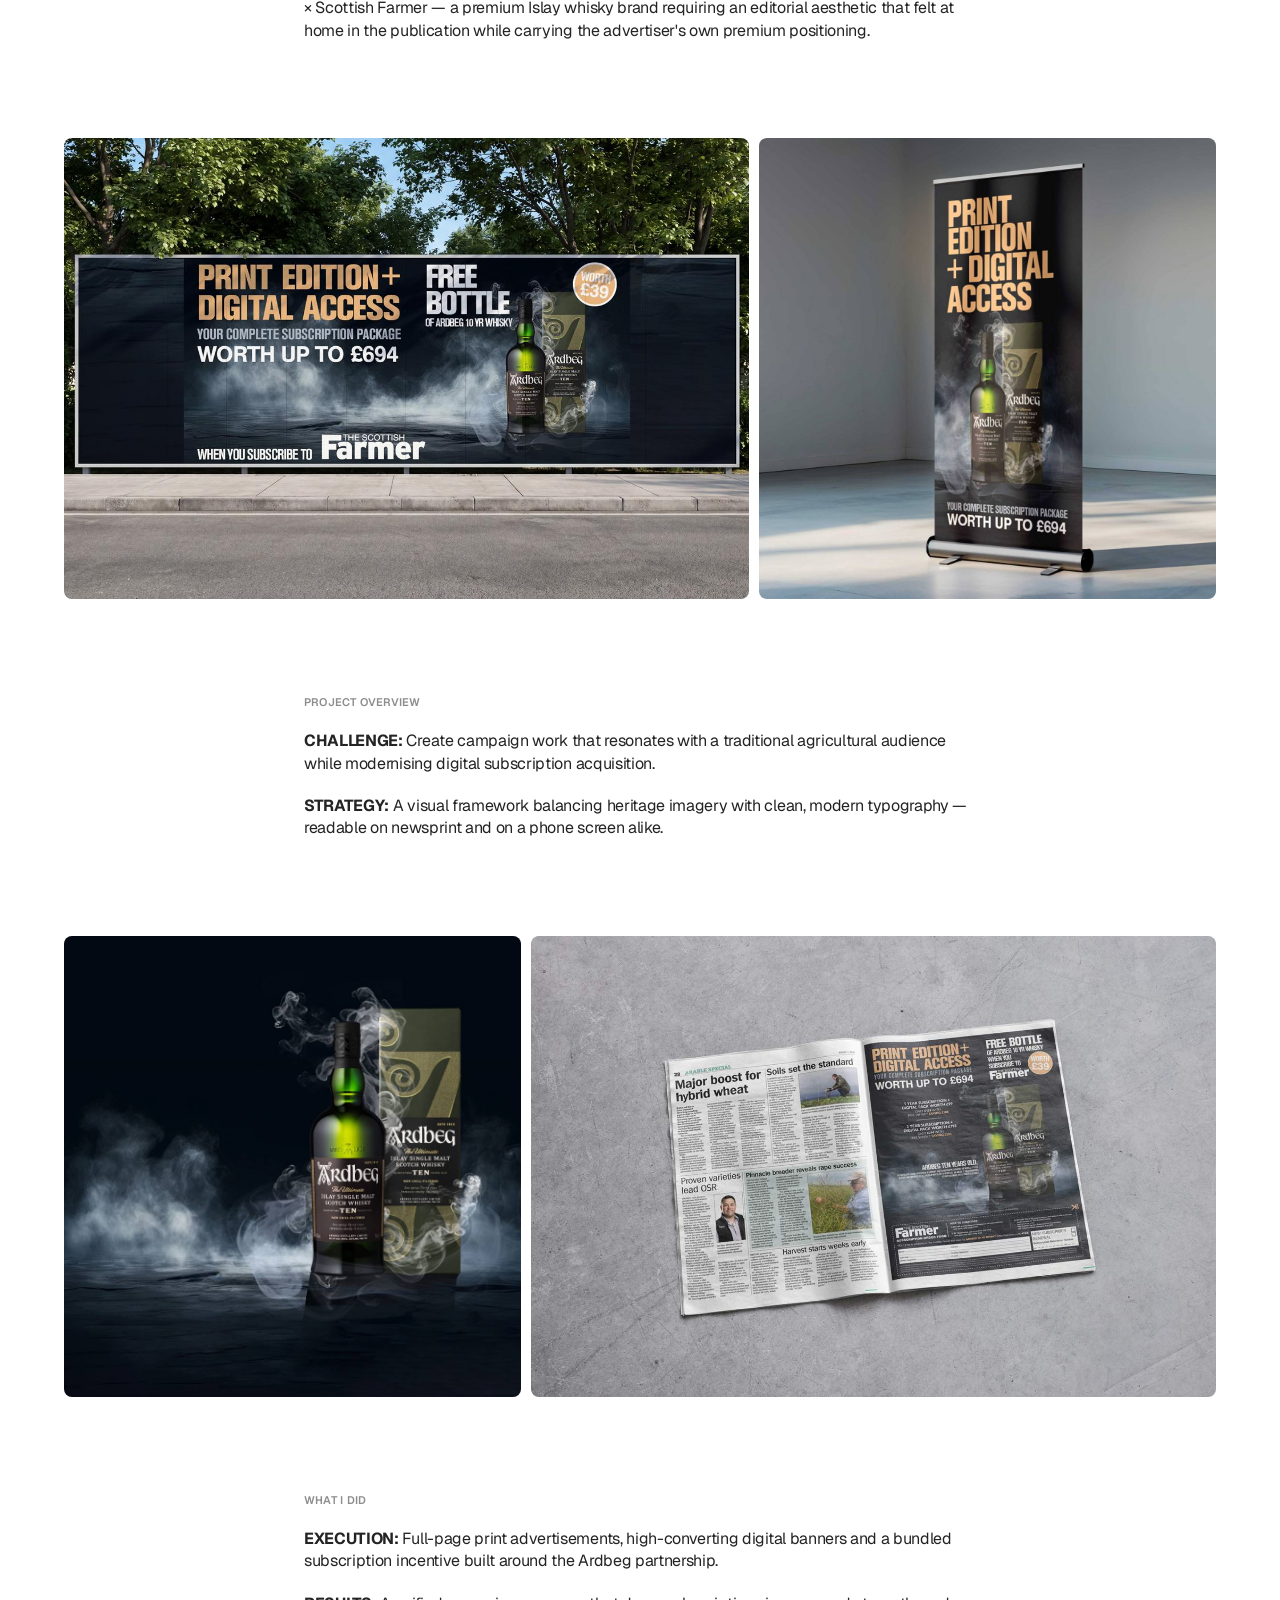
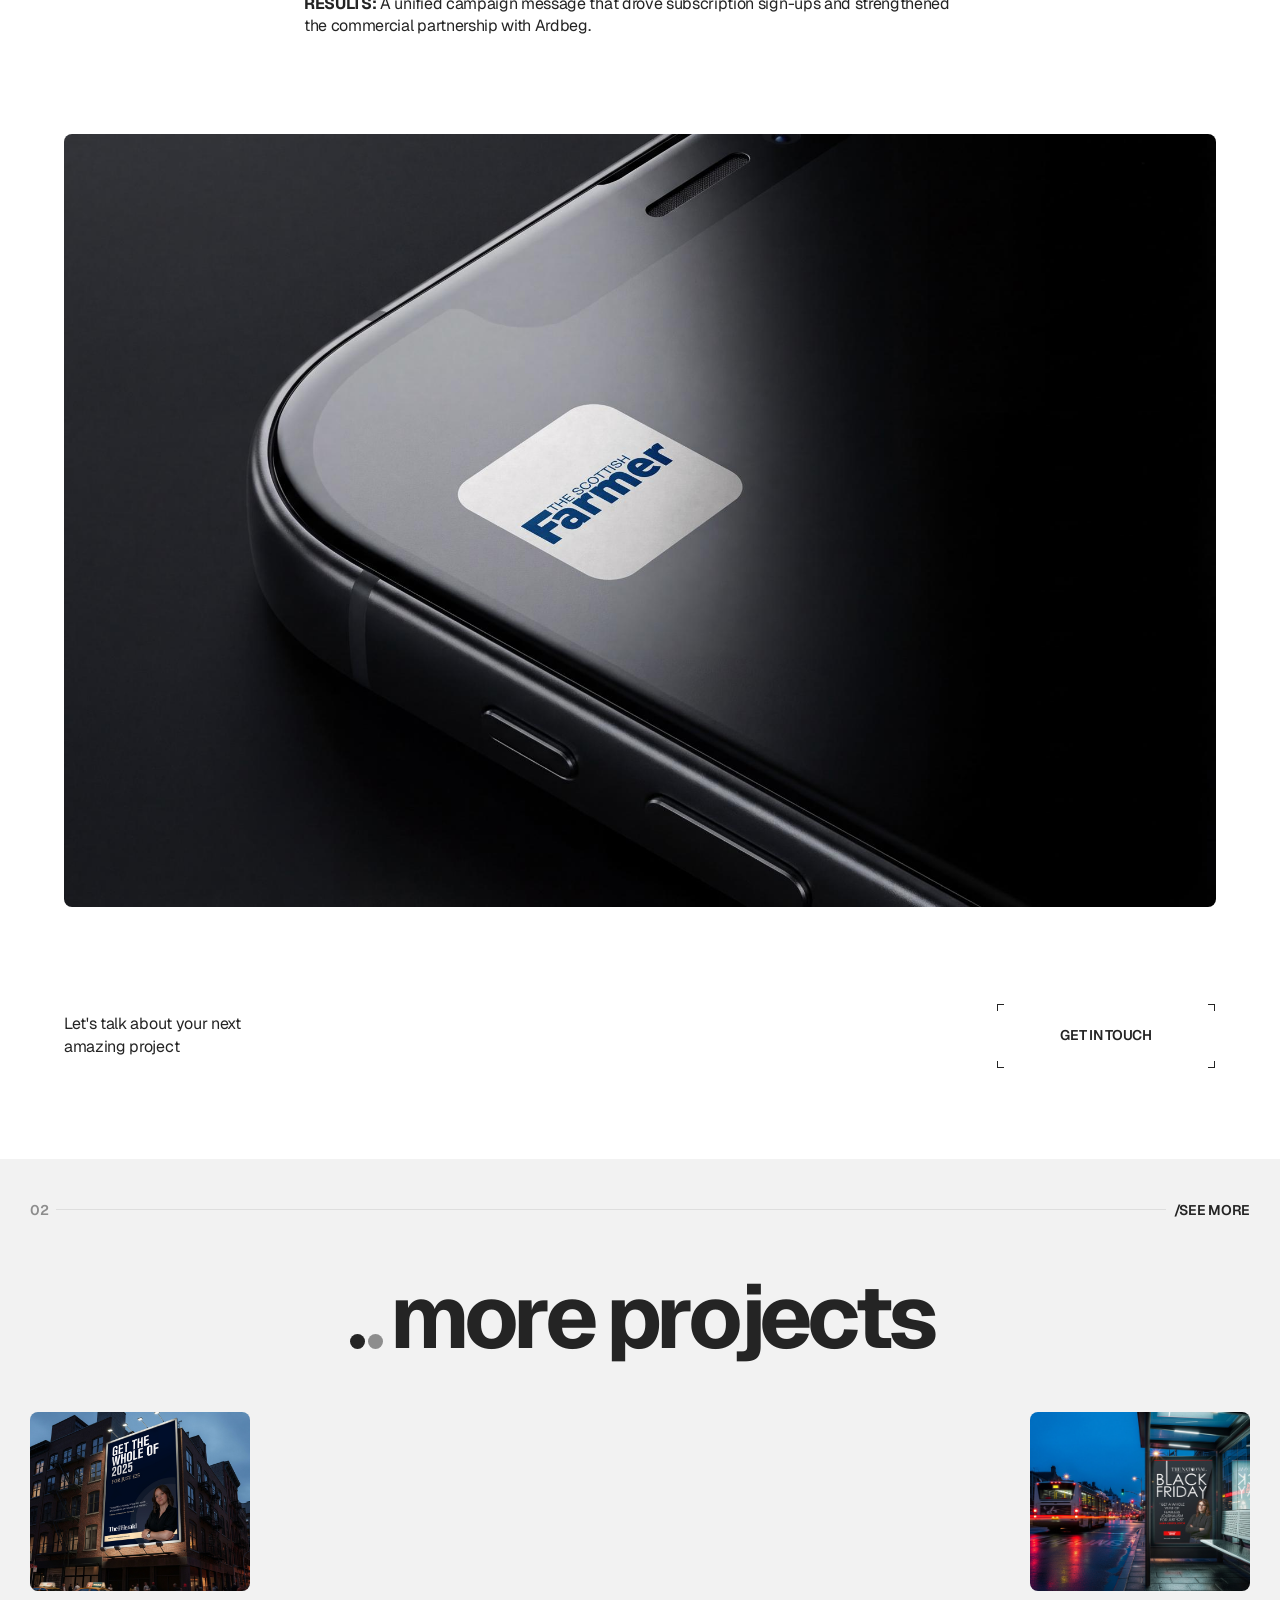
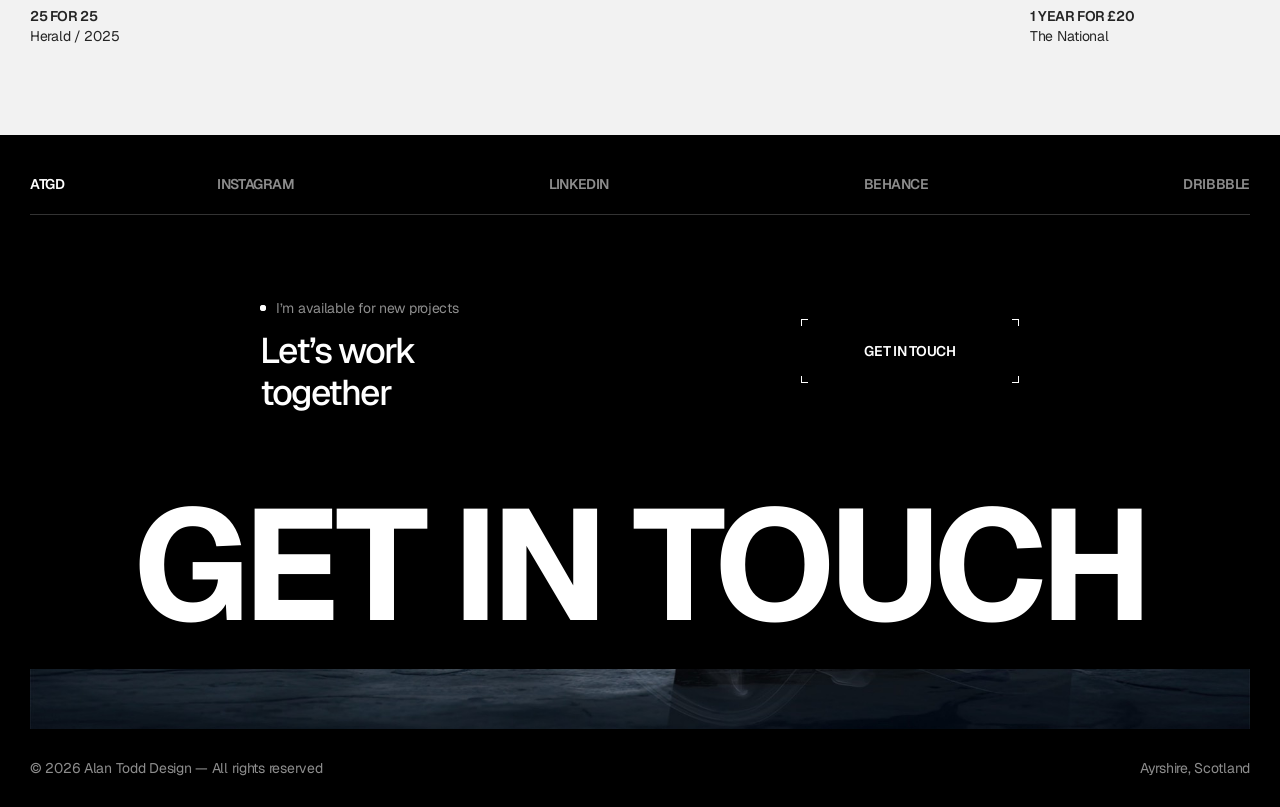
<file: project-01.html>
<!DOCTYPE html>
<html lang="en">
<head>
  <meta charset="UTF-8" />
  <meta name="viewport" content="width=device-width, initial-scale=1.0" />
  <title>Ardbeg × Scottish Farmer — Alan Todd</title>
  <meta name="description" content="A premium whisky collaboration built to feel native to Scotland&#x27;s longest-running farming publication — print, digital display and subscription incentives in one campaign." />
  <link rel="icon" href="work/atgd_favicon.png" />
  <link rel="preconnect" href="https://fonts.googleapis.com" />
  <link rel="preconnect" href="https://fonts.gstatic.com" crossorigin />
  <link href="https://fonts.googleapis.com/css2?family=Geist:wght@400;500;600;700&family=Inter:wght@500&display=swap" rel="stylesheet" />
  <link rel="stylesheet" href="atgd.css?v=20261120c" />
</head>
<body class="page-project">

<!-- ══ TOP BAR ══ -->
<header class="site-nav site-nav--light">
  <div class="site-nav__id">
    <a class="t-nav site-nav__name link-line" href="index.html">AlanTodd</a>
    <a class="t-nav site-nav__email link-line" href="mailto:altodrs@gmail.com">altodrs@gmail.com</a>
  </div>
  <div class="site-nav__end">
    <button class="burger" type="button" data-menu-toggle aria-controls="menu" aria-expanded="false" aria-label="Open menu">
      <span></span><span></span>
    </button>
  </div>
</header>

<!-- ══ MENU OVERLAY ══ -->
<nav class="menu" id="menu" aria-label="Main">
  <div class="menu__head">
    <h2 class="menu__title t-display" style="--d:2">Online<br />Portfolio</h2>
  </div>
  <div class="menu__side">
    <ul class="menu__links">
      <li style="--d:1"><a class="menu__link" href="about.html"><span class="roll" data-roll>About me</span></a></li>
      <li style="--d:2"><a class="menu__link" href="index.html#work"><span class="roll" data-roll>Portfolio</span></a></li>
      <li style="--d:3"><a class="menu__link" href="index.html#services"><span class="roll" data-roll>Services</span></a></li>
      <li style="--d:4"><a class="menu__link" href="index.html#contact"><span class="roll" data-roll>Contact</span></a></li>
    </ul>
    <a class="btn-corners btn-corners--light" style="--d:5" href="mailto:altodrs@gmail.com"><span class="roll" data-roll>Get in touch</span></a>
  </div>
</nav>

<main id="main">

  <!-- ══ CASE STUDY · Ardbeg × Scottish Farmer ══ -->
  <section class="section cm" aria-labelledby="project-title">
    <div class="cm-container">

      <div class="head-line">
        <span class="head-line__num">01</span>
        <span class="head-line__rule"></span>
        <span class="head-line__name">/portfolio</span>
      </div>

      <!-- Header: title + metadata -->
      <header class="cm-head">
        <h1 class="cm-title" id="project-title" data-split aria-label="Ardbeg × Scottish Farmer">Ardbeg ×<br />Scottish Farmer</h1>
        <dl class="cm-meta reveal">
          <div><dt>Partnership</dt><dd>Ardbeg Islay whisky</dd></div>
          <div><dt>Client</dt><dd>The Scottish Farmer<br />Newsquest Scotland</dd></div>
          <div><dt>Role</dt><dd>Lead designer<br />Campaign design</dd></div>
          <div><dt>Deliverables</dt><dd>Print ads · Digital banners<br />Roll-up banner · Subscription offer</dd></div>
        </dl>
      </header>

      <div class="cm-flow">

        <!-- 1 · Hero -->
        <figure class="cm-shot cm-hero reveal">
          <img src="work/tsf-web/station-billboard.jpg" alt="Ardbeg × Scottish Farmer subscription billboard on a station wall" fetchpriority="high" />
        </figure>

        <!-- 2 · About -->
        <div class="cm-text cm-read">
          <h2 class="pr__title" data-split>A premium whisky collaboration built to feel native to Scotland's longest-running farming publication — print, digital display and subscription incentives in one campaign.</h2>
          <p class="cm-text__label reveal">About project</p>
          <p class="t-body reveal">The Scottish Farmer is Scotland's longest-running and most widely-read farming publication. As lead designer, I was responsible for the full visual output — from print layouts to multi-channel digital campaigns and commercial partnership assets. The flagship piece was Ardbeg × Scottish Farmer — a premium Islay whisky brand requiring an editorial aesthetic that felt at home in the publication while carrying the advertiser's own premium positioning.</p>
        </div>

        <!-- 3 · Split 60 / 40 -->
        <div class="cm-split">
          <figure class="cm-shot reveal">
            <img src="work/tsf-web/street-billboard.jpg" alt="Print edition + digital access billboard at a city-street bus stop" loading="lazy" />
          </figure>
          <figure class="cm-shot reveal" style="--focus:44% 50%; --delay:.1s">
            <img src="work/tsf-web/roll-up.jpg" alt="Ardbeg × Scottish Farmer roll-up banner" loading="lazy" />
          </figure>
        </div>

        <!-- 4 · Overview -->
        <div class="cm-text cm-read reveal">
          <p class="cm-text__label">Project overview</p>
          <p class="t-body"><strong>CHALLENGE:</strong> Create campaign work that resonates with a traditional agricultural audience while modernising digital subscription acquisition.</p>
          <p class="t-body"><strong>STRATEGY:</strong> A visual framework balancing heritage imagery with clean, modern typography — readable on newsprint and on a phone screen alike.</p>
        </div>

        <!-- 5 · Split 40 / 60 -->
        <div class="cm-split cm-split--rev">
          <figure class="cm-shot reveal" style="--focus:50% 60%">
            <img src="work/tsf-web/ardbeg-key-visual.jpg" alt="Ardbeg Ten bottle and box in smoke — the campaign key visual" loading="lazy" />
          </figure>
          <figure class="cm-shot reveal" style="--delay:.1s">
            <img src="work/tsf-web/spread.jpg" alt="Ardbeg subscription advert in The Scottish Farmer print edition" loading="lazy" />
          </figure>
        </div>

        <!-- 6 · What I did -->
        <div class="cm-text cm-read reveal">
          <p class="cm-text__label">What I did</p>
          <p class="t-body"><strong>EXECUTION:</strong> Full-page print advertisements, high-converting digital banners and a bundled subscription incentive built around the Ardbeg partnership.</p>
          <p class="t-body"><strong>RESULTS:</strong> A unified campaign message that drove subscription sign-ups and strengthened the commercial partnership with Ardbeg.</p>
        </div>

        <!-- 7 · Grand finale -->
        <section class="cm-finale" aria-label="The Scottish Farmer app">
          <figure class="cm-shot cm-finale__shot reveal">
            <img src="work/tsf-web/tsf-app.jpg" alt="The Scottish Farmer app icon on a smartphone home screen" loading="lazy" width="2000" height="1342" />
          </figure>
        </section>

        <!-- 8 · CTA -->
        <div class="cm-cta reveal">
          <p class="t-body">Let's talk about your next<br />amazing project</p>
          <a class="btn-corners" href="mailto:altodrs@gmail.com"><span class="roll" data-roll>Get in touch</span></a>
        </div>

      </div>
    </div>
  </section>

  <!-- ══ MORE PROJECTS ══ -->
  <section class="section section--surface more" aria-labelledby="more-title">
    <div class="head-line">
      <span class="head-line__num">02</span>
      <span class="head-line__rule"></span>
      <span class="head-line__name">/see more</span>
    </div>
    <div class="title-row more__header">
      <span class="dots reveal" aria-hidden="true"><i></i><i></i></span>
      <h2 class="principles__title" id="more-title" data-split>more projects</h2>
    </div>
    <div class="more__list">
      <a class="work-card work-card--tiny reveal" href="project-02.html">
        <div class="work-card__media"><img src="work/featured/herald-25for25.jpg" alt="The Herald 25 for £25 building billboard" loading="lazy" width="1800" height="1260" /></div>
        <div class="work-card__details">
          <h4 class="t-nav">25 for 25</h4>
          <p class="t-small">Herald / 2025</p>
        </div>
      </a>
      <a class="work-card work-card--tiny reveal" href="project-04.html" style="--delay:.1s">
        <div class="work-card__media"><img src="work/latest/national-1-year.jpg" alt="The National Black Friday bus stop poster" loading="lazy" width="1250" height="875" /></div>
        <div class="work-card__details">
          <h4 class="t-nav">1 year for £20</h4>
          <p class="t-small">The National</p>
        </div>
      </a>
    </div>
  </section>

</main>

<!-- ══ FOOTER ══ -->
<footer class="footer" id="contact">
  <div class="footer__contacts">
    <div class="footer__top">
      <a class="t-nav footer__brand link-line" href="index.html#hero">atgd</a>
      <nav class="footer__social" aria-label="Social">
        <a class="t-nav" href="#">Instagram</a>
        <a class="t-nav" href="#">LinkedIn</a>
        <a class="t-nav" href="#">Behance</a>
        <a class="t-nav" href="#">Dribbble</a>
      </nav>
    </div>

    <div class="footer__cta">
      <div class="footer__cta-text reveal">
        <p class="t-small footer__status"><i class="footer__live" aria-hidden="true"></i>I’m available for new projects</p>
        <h3 class="pr__title">Let’s work<br />together</h3>
      </div>
      <a class="btn-corners btn-corners--light reveal" style="--delay:.1s" href="mailto:altodrs@gmail.com"><span class="roll" data-roll>Get in touch</span></a>
    </div>
  </div>

  <div class="footer__bottom">
    <p class="footer__giant" aria-hidden="true">Get in touch</p>
    <div class="footer__strip"><img src="work/hero-ardbeg.jpg" alt="" loading="lazy" /></div>
    <div class="footer__legal">
      <p class="t-small">© 2026 Alan Todd Design — All rights reserved</p>
      <p class="t-small">Ayrshire, Scotland</p>
    </div>
  </div>
</footer>

<script src="atgd.js?v=20261120a" defer></script>
</body>
</html>
</file>
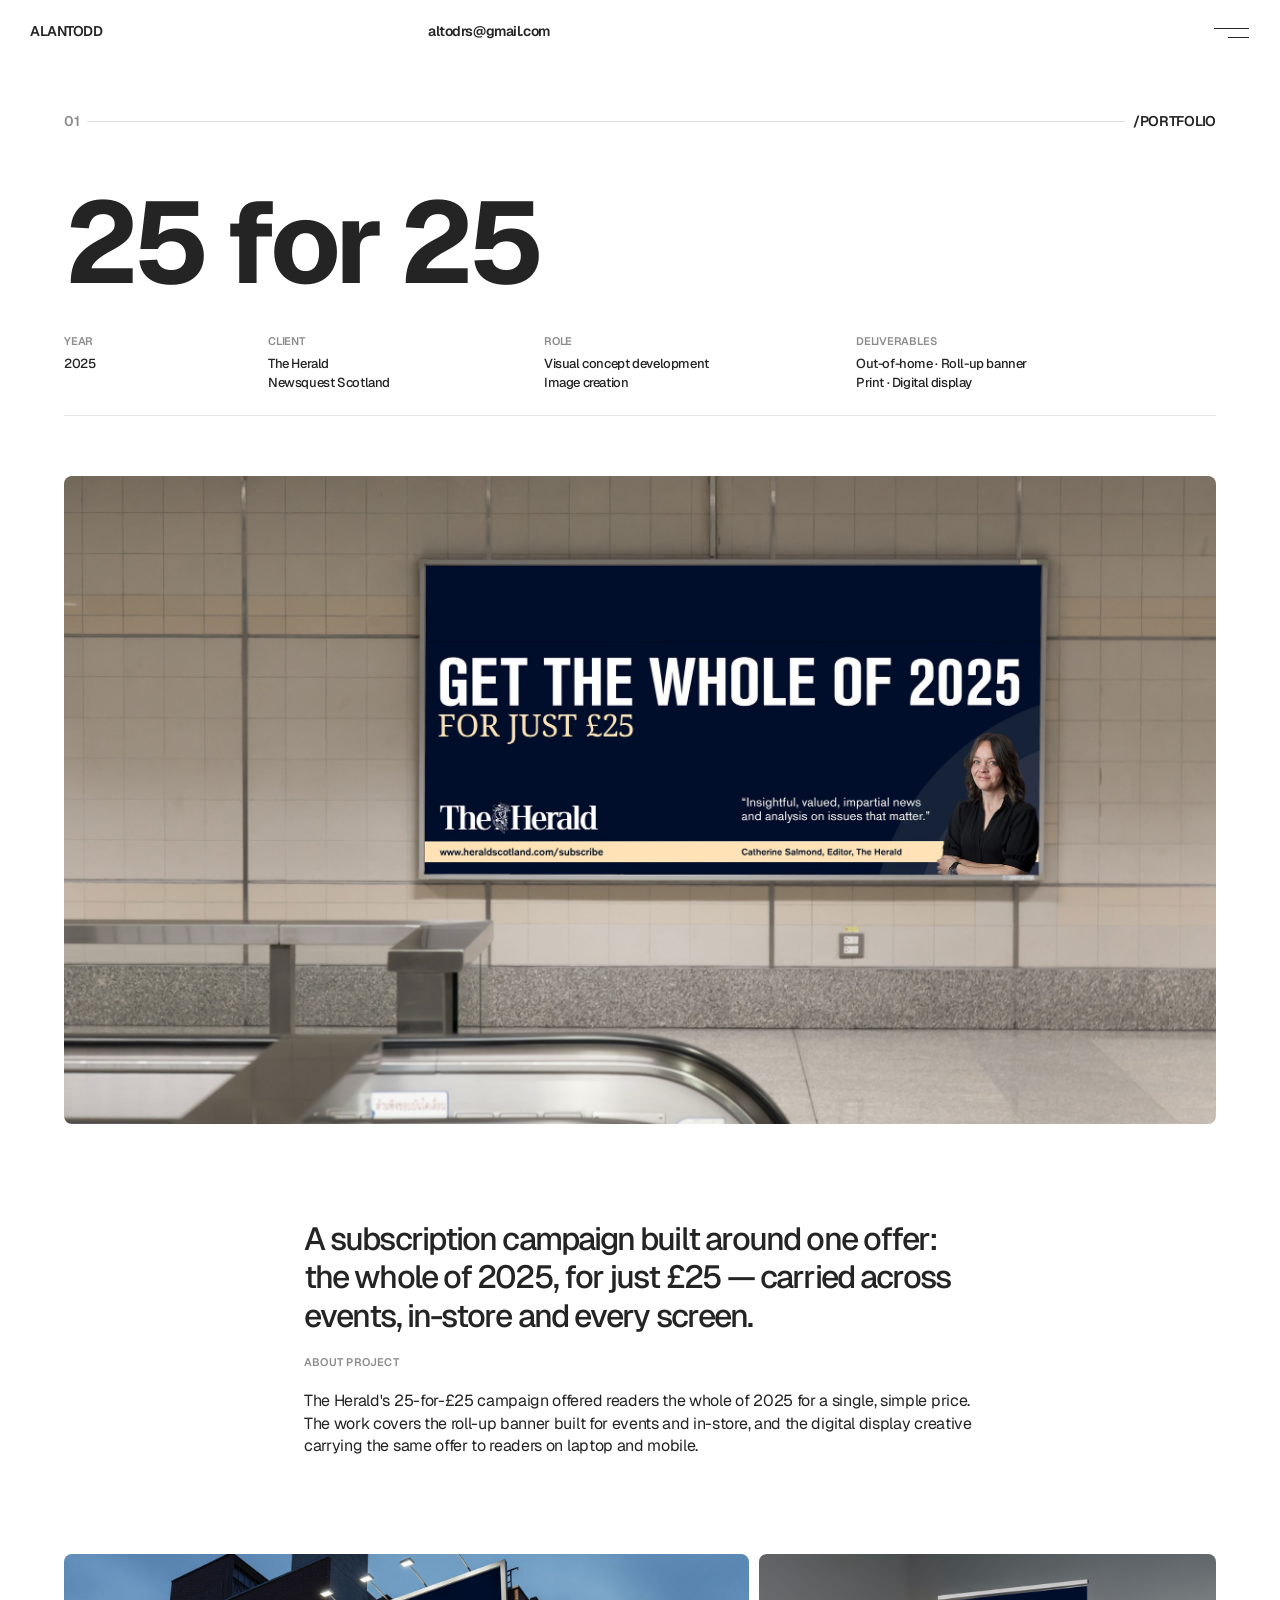
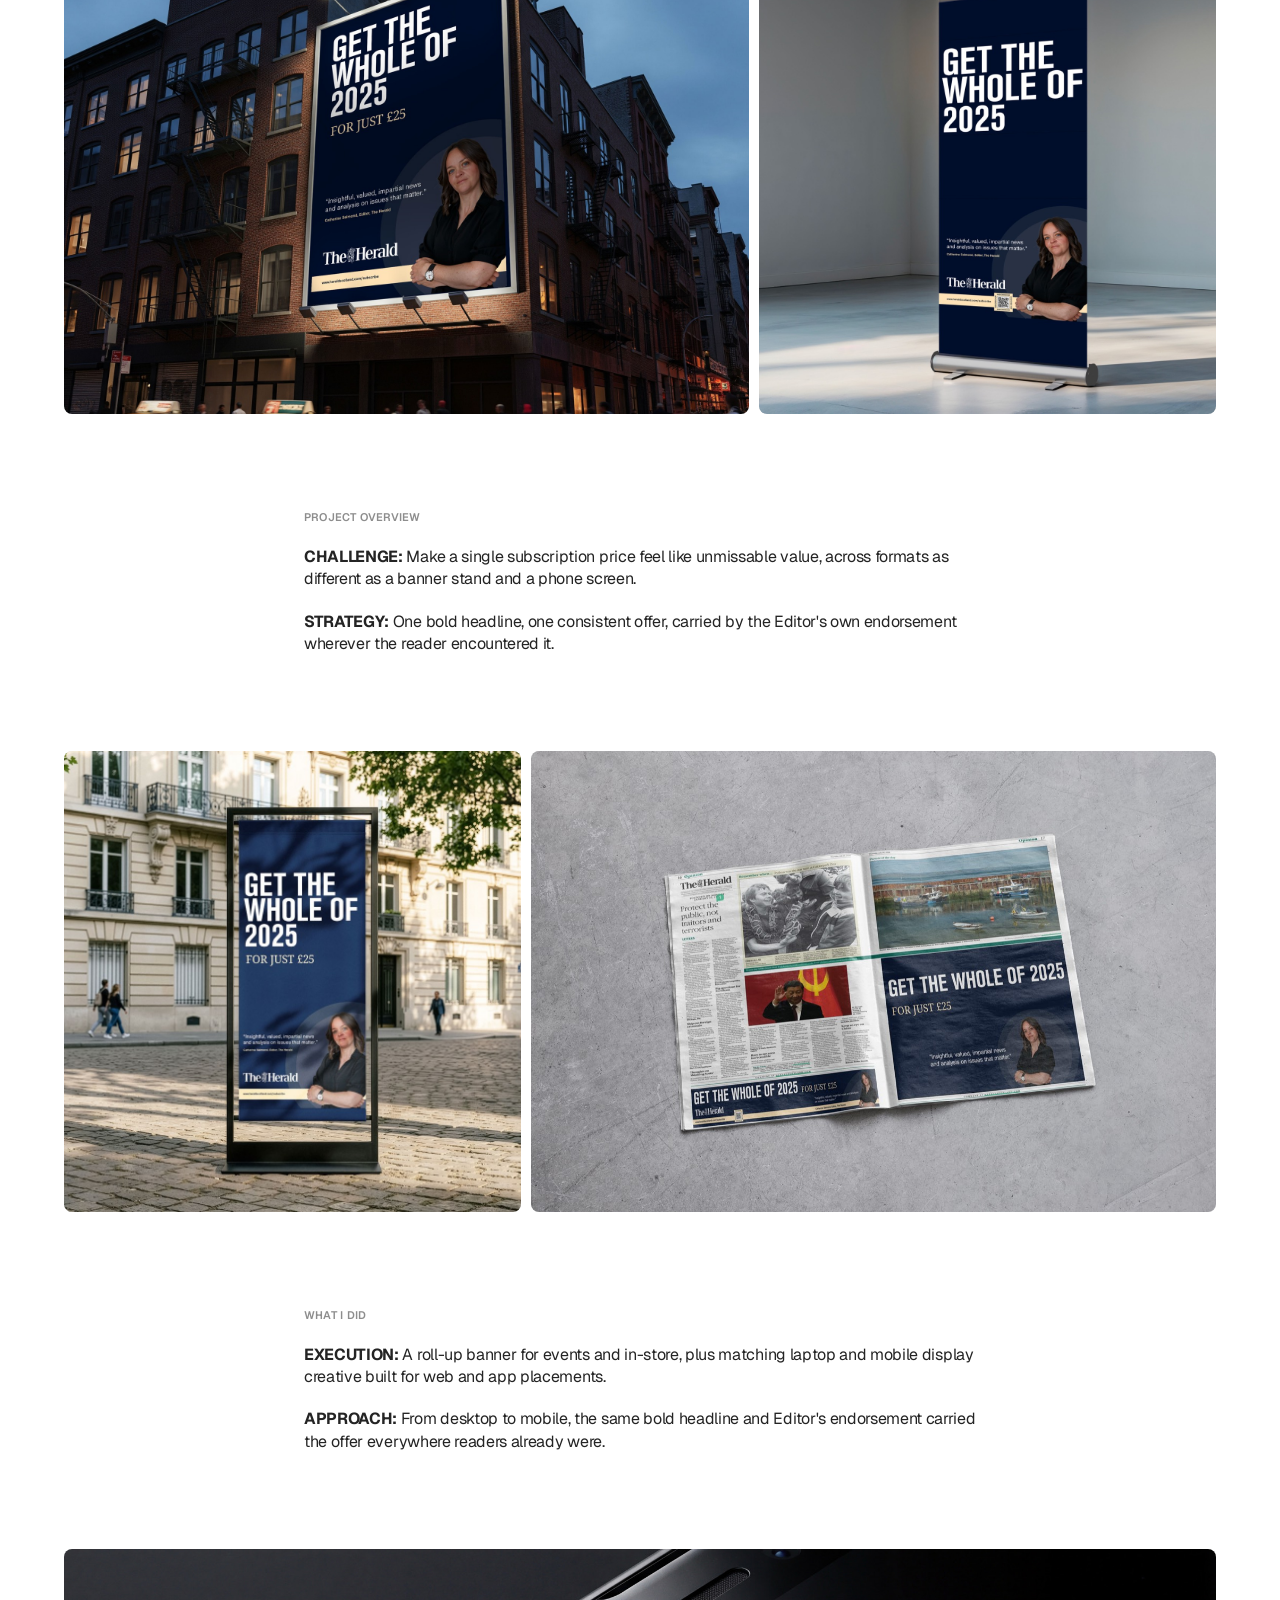
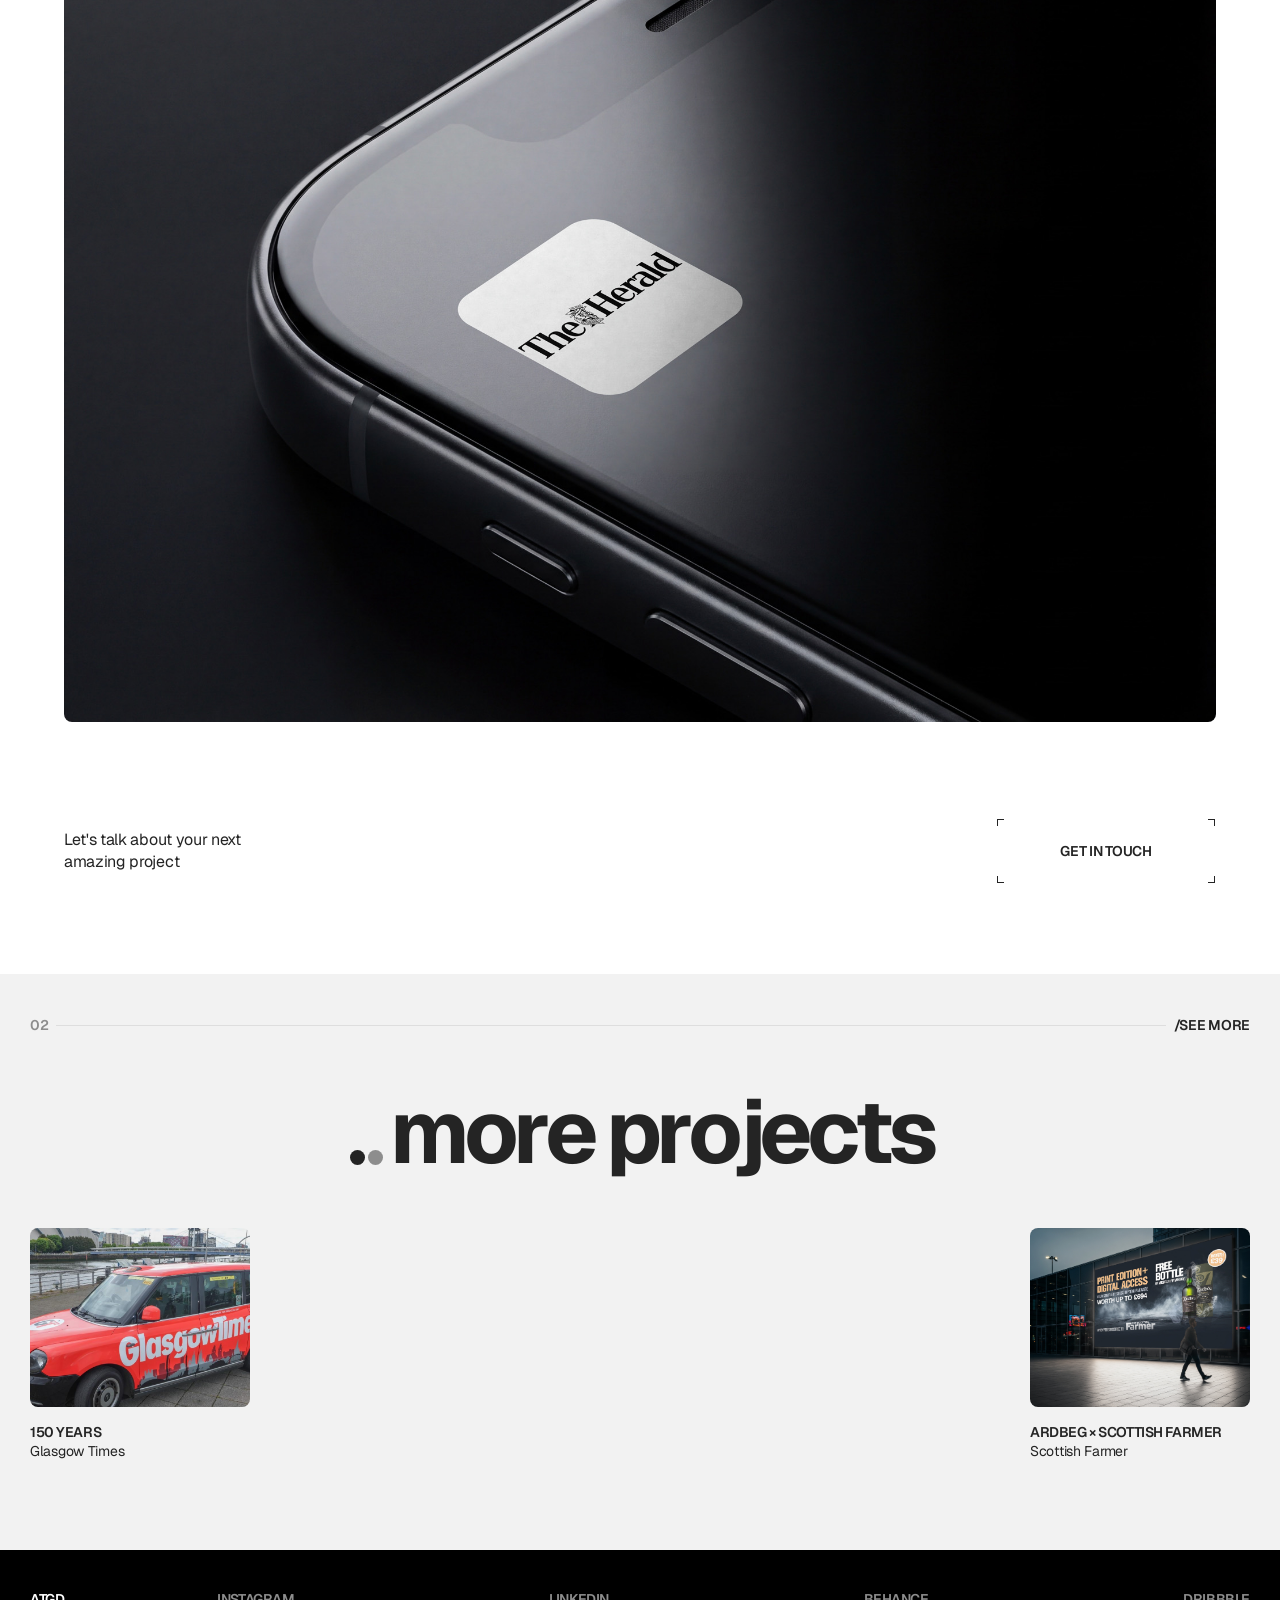
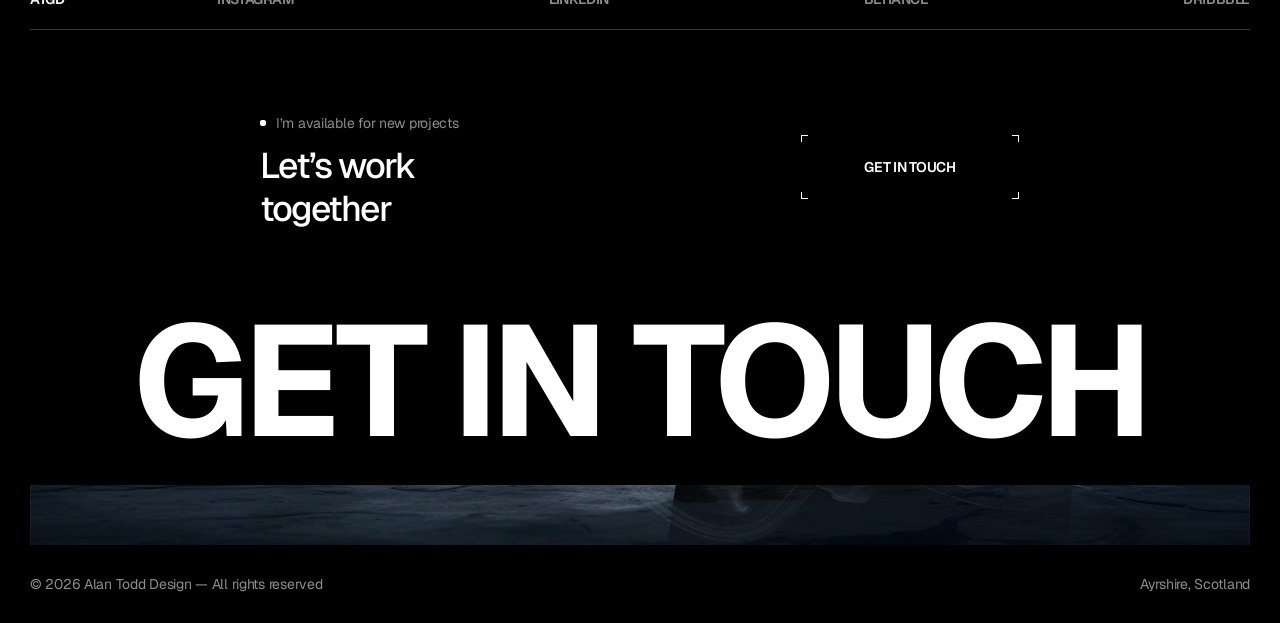
<file: project-02.html>
<!DOCTYPE html>
<html lang="en">
<head>
  <meta charset="UTF-8" />
  <meta name="viewport" content="width=device-width, initial-scale=1.0" />
  <title>25 for 25 — Alan Todd</title>
  <meta name="description" content="The Herald 25 for £25: a subscription campaign carried across out-of-home, events, print and every screen." />
  <link rel="icon" href="work/atgd_favicon.png" />
  <link rel="preconnect" href="https://fonts.googleapis.com" />
  <link rel="preconnect" href="https://fonts.gstatic.com" crossorigin />
  <link href="https://fonts.googleapis.com/css2?family=Geist:wght@400;500;600;700&family=Inter:wght@500&display=swap" rel="stylesheet" />
  <link rel="stylesheet" href="atgd.css?v=20261120c" />
</head>
<body class="page-project">

<!-- ══ TOP BAR ══ -->
<header class="site-nav site-nav--light">
  <div class="site-nav__id">
    <a class="t-nav site-nav__name link-line" href="index.html">AlanTodd</a>
    <a class="t-nav site-nav__email link-line" href="mailto:altodrs@gmail.com">altodrs@gmail.com</a>
  </div>
  <div class="site-nav__end">
    <button class="burger" type="button" data-menu-toggle aria-controls="menu" aria-expanded="false" aria-label="Open menu">
      <span></span><span></span>
    </button>
  </div>
</header>

<!-- ══ MENU OVERLAY ══ -->
<nav class="menu" id="menu" aria-label="Main">
  <div class="menu__head">
    <h2 class="menu__title t-display" style="--d:2">Online<br />Portfolio</h2>
  </div>
  <div class="menu__side">
    <ul class="menu__links">
      <li style="--d:1"><a class="menu__link" href="about.html"><span class="roll" data-roll>About me</span></a></li>
      <li style="--d:2"><a class="menu__link" href="index.html#work"><span class="roll" data-roll>Portfolio</span></a></li>
      <li style="--d:3"><a class="menu__link" href="index.html#services"><span class="roll" data-roll>Services</span></a></li>
      <li style="--d:4"><a class="menu__link" href="index.html#contact"><span class="roll" data-roll>Contact</span></a></li>
    </ul>
    <a class="btn-corners btn-corners--light" style="--d:5" href="mailto:altodrs@gmail.com"><span class="roll" data-roll>Get in touch</span></a>
  </div>
</nav>

<main id="main">

  <!-- ══ CASE STUDY · 25 for 25 ══ -->
  <section class="section cm" aria-labelledby="project-title">
    <div class="cm-container">

      <div class="head-line">
        <span class="head-line__num">01</span>
        <span class="head-line__rule"></span>
        <span class="head-line__name">/portfolio</span>
      </div>

      <!-- Header: title + metadata -->
      <header class="cm-head">
        <h1 class="cm-title" id="project-title" data-split>25 for 25</h1>
        <dl class="cm-meta reveal">
          <div><dt>Year</dt><dd>2025</dd></div>
          <div><dt>Client</dt><dd>The Herald<br />Newsquest Scotland</dd></div>
          <div><dt>Role</dt><dd>Visual concept development<br />Image creation</dd></div>
          <div><dt>Deliverables</dt><dd>Out-of-home · Roll-up banner<br />Print · Digital display</dd></div>
        </dl>
      </header>

      <div class="cm-flow">

        <!-- 1 · Hero -->
        <figure class="cm-shot cm-hero reveal">
          <img src="work/herald/station-billboard.jpg" alt="The Herald 25 for £25 billboard above a train-station escalator" fetchpriority="high" />
        </figure>

        <!-- 2 · About -->
        <div class="cm-text cm-read">
          <h2 class="pr__title" data-split>A subscription campaign built around one offer: the whole of 2025, for just £25 — carried across events, in-store and every screen.</h2>
          <p class="cm-text__label reveal">About project</p>
          <p class="t-body reveal">The Herald's 25-for-£25 campaign offered readers the whole of 2025 for a single, simple price. The work covers the roll-up banner built for events and in-store, and the digital display creative carrying the same offer to readers on laptop and mobile.</p>
        </div>

        <!-- 3 · Split 60 / 40 — out-of-home + events -->
        <div class="cm-split">
          <figure class="cm-shot reveal">
            <img src="work/featured/herald-25for25.jpg" alt="25 for £25 billboard on a city-centre building at dusk" loading="lazy" />
          </figure>
          <figure class="cm-shot reveal" style="--focus:42% 50%; --delay:.1s">
            <img src="work/herald/roll-up.jpg" alt="25 for £25 roll-up banner for events and in-store" loading="lazy" />
          </figure>
        </div>

        <!-- 4 · Overview -->
        <div class="cm-text cm-read reveal">
          <p class="cm-text__label">Project overview</p>
          <p class="t-body"><strong>CHALLENGE:</strong> Make a single subscription price feel like unmissable value, across formats as different as a banner stand and a phone screen.</p>
          <p class="t-body"><strong>STRATEGY:</strong> One bold headline, one consistent offer, carried by the Editor's own endorsement wherever the reader encountered it.</p>
        </div>

        <!-- 5 · Split 40 / 60 — street + print -->
        <div class="cm-split cm-split--rev">
          <figure class="cm-shot reveal" style="--focus:46% 50%">
            <img src="work/herald/street-stand.jpg" alt="25 for £25 poster on a city street stand" loading="lazy" />
          </figure>
          <figure class="cm-shot reveal" style="--delay:.1s">
            <img src="work/herald/spread.jpg" alt="25 for £25 double-page spread in The Herald" loading="lazy" />
          </figure>
        </div>

        <!-- 6 · What I did -->
        <div class="cm-text cm-read reveal">
          <p class="cm-text__label">What I did</p>
          <p class="t-body"><strong>EXECUTION:</strong> A roll-up banner for events and in-store, plus matching laptop and mobile display creative built for web and app placements.</p>
          <p class="t-body"><strong>APPROACH:</strong> From desktop to mobile, the same bold headline and Editor's endorsement carried the offer everywhere readers already were.</p>
        </div>

        <!-- 7 · Grand finale — The Herald app (source: work/Her/App_Herald_Online_1080x1920.jpg) -->
        <section class="cm-finale" aria-label="The Herald app">
          <figure class="cm-shot cm-finale__shot reveal">
            <img src="work/herald/herald-app.jpg" alt="The Herald app icon on a smartphone home screen" loading="lazy" width="2000" height="1342" />
          </figure>
        </section>

        <!-- 8 · CTA -->
        <div class="cm-cta reveal">
          <p class="t-body">Let's talk about your next<br />amazing project</p>
          <a class="btn-corners" href="mailto:altodrs@gmail.com"><span class="roll" data-roll>Get in touch</span></a>
        </div>

      </div>
    </div>
  </section>

  <!-- ══ MORE PROJECTS ══ -->
  <section class="section section--surface more" aria-labelledby="more-title">
    <div class="head-line">
      <span class="head-line__num">02</span>
      <span class="head-line__rule"></span>
      <span class="head-line__name">/see more</span>
    </div>
    <div class="title-row more__header">
      <span class="dots reveal" aria-hidden="true"><i></i><i></i></span>
      <h2 class="principles__title" id="more-title" data-split>more projects</h2>
    </div>
    <div class="more__list">
      <a class="work-card work-card--tiny reveal" href="project-03.html">
        <div class="work-card__media"><img src="work/featured/glasgow-times-150.jpg" alt="Glasgow Times taxi livery" loading="lazy" width="1200" height="630" /></div>
        <div class="work-card__details">
          <h4 class="t-nav">150 Years</h4>
          <p class="t-small">Glasgow Times</p>
        </div>
      </a>
      <a class="work-card work-card--tiny reveal" href="project-01.html" style="--delay:.1s">
        <div class="work-card__media"><img src="work/featured/ardbeg-scottish-farmer.jpg" alt="Ardbeg × Scottish Farmer billboard" loading="lazy" width="1500" height="1050" /></div>
        <div class="work-card__details">
          <h4 class="t-nav">Ardbeg × Scottish Farmer</h4>
          <p class="t-small">Scottish Farmer</p>
        </div>
      </a>
    </div>
  </section>

</main>

<!-- ══ FOOTER ══ -->
<footer class="footer" id="contact">
  <div class="footer__contacts">
    <div class="footer__top">
      <a class="t-nav footer__brand link-line" href="index.html#hero">atgd</a>
      <nav class="footer__social" aria-label="Social">
        <a class="t-nav" href="#">Instagram</a>
        <a class="t-nav" href="#">LinkedIn</a>
        <a class="t-nav" href="#">Behance</a>
        <a class="t-nav" href="#">Dribbble</a>
      </nav>
    </div>

    <div class="footer__cta">
      <div class="footer__cta-text reveal">
        <p class="t-small footer__status"><i class="footer__live" aria-hidden="true"></i>I’m available for new projects</p>
        <h3 class="pr__title">Let’s work<br />together</h3>
      </div>
      <a class="btn-corners btn-corners--light reveal" style="--delay:.1s" href="mailto:altodrs@gmail.com"><span class="roll" data-roll>Get in touch</span></a>
    </div>
  </div>

  <div class="footer__bottom">
    <p class="footer__giant" aria-hidden="true">Get in touch</p>
    <div class="footer__strip"><img src="work/hero-ardbeg.jpg" alt="" loading="lazy" /></div>
    <div class="footer__legal">
      <p class="t-small">© 2026 Alan Todd Design — All rights reserved</p>
      <p class="t-small">Ayrshire, Scotland</p>
    </div>
  </div>
</footer>

<script src="atgd.js?v=20261120a" defer></script>
</body>
</html>
</file>
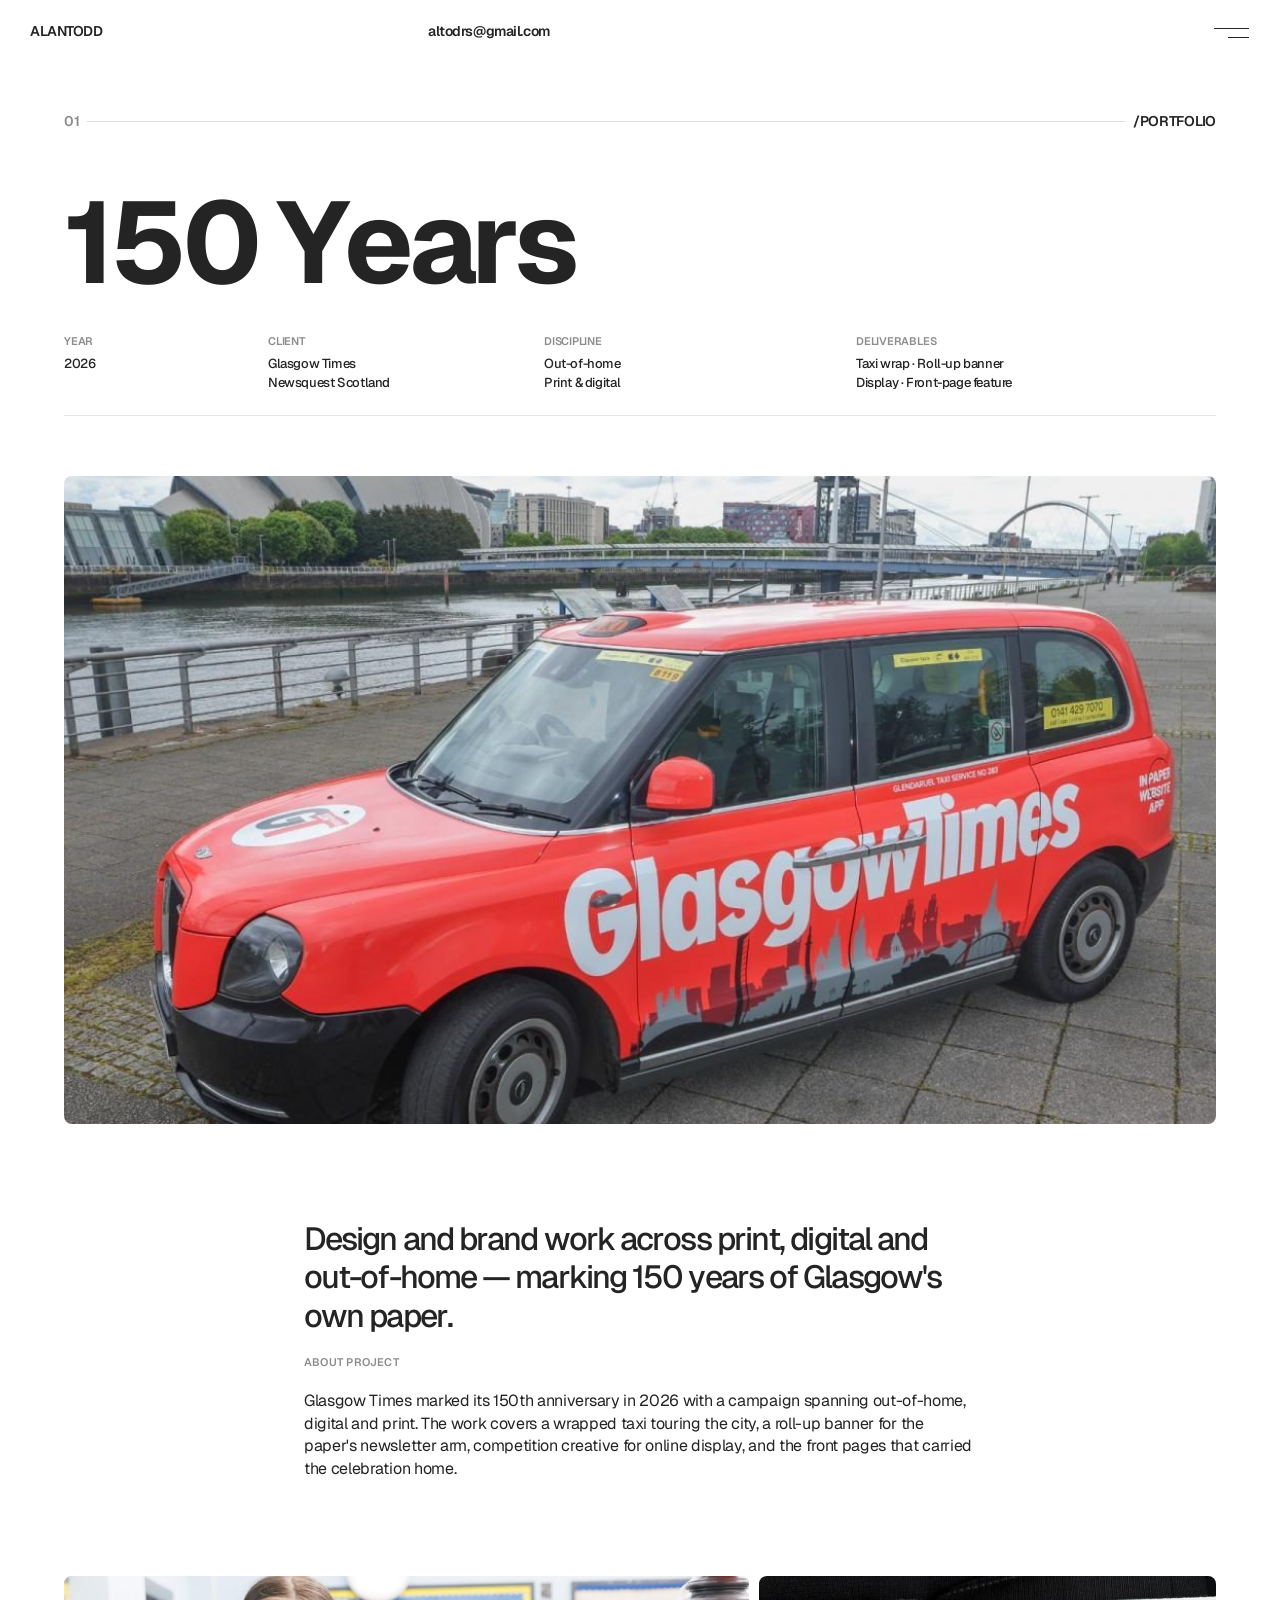
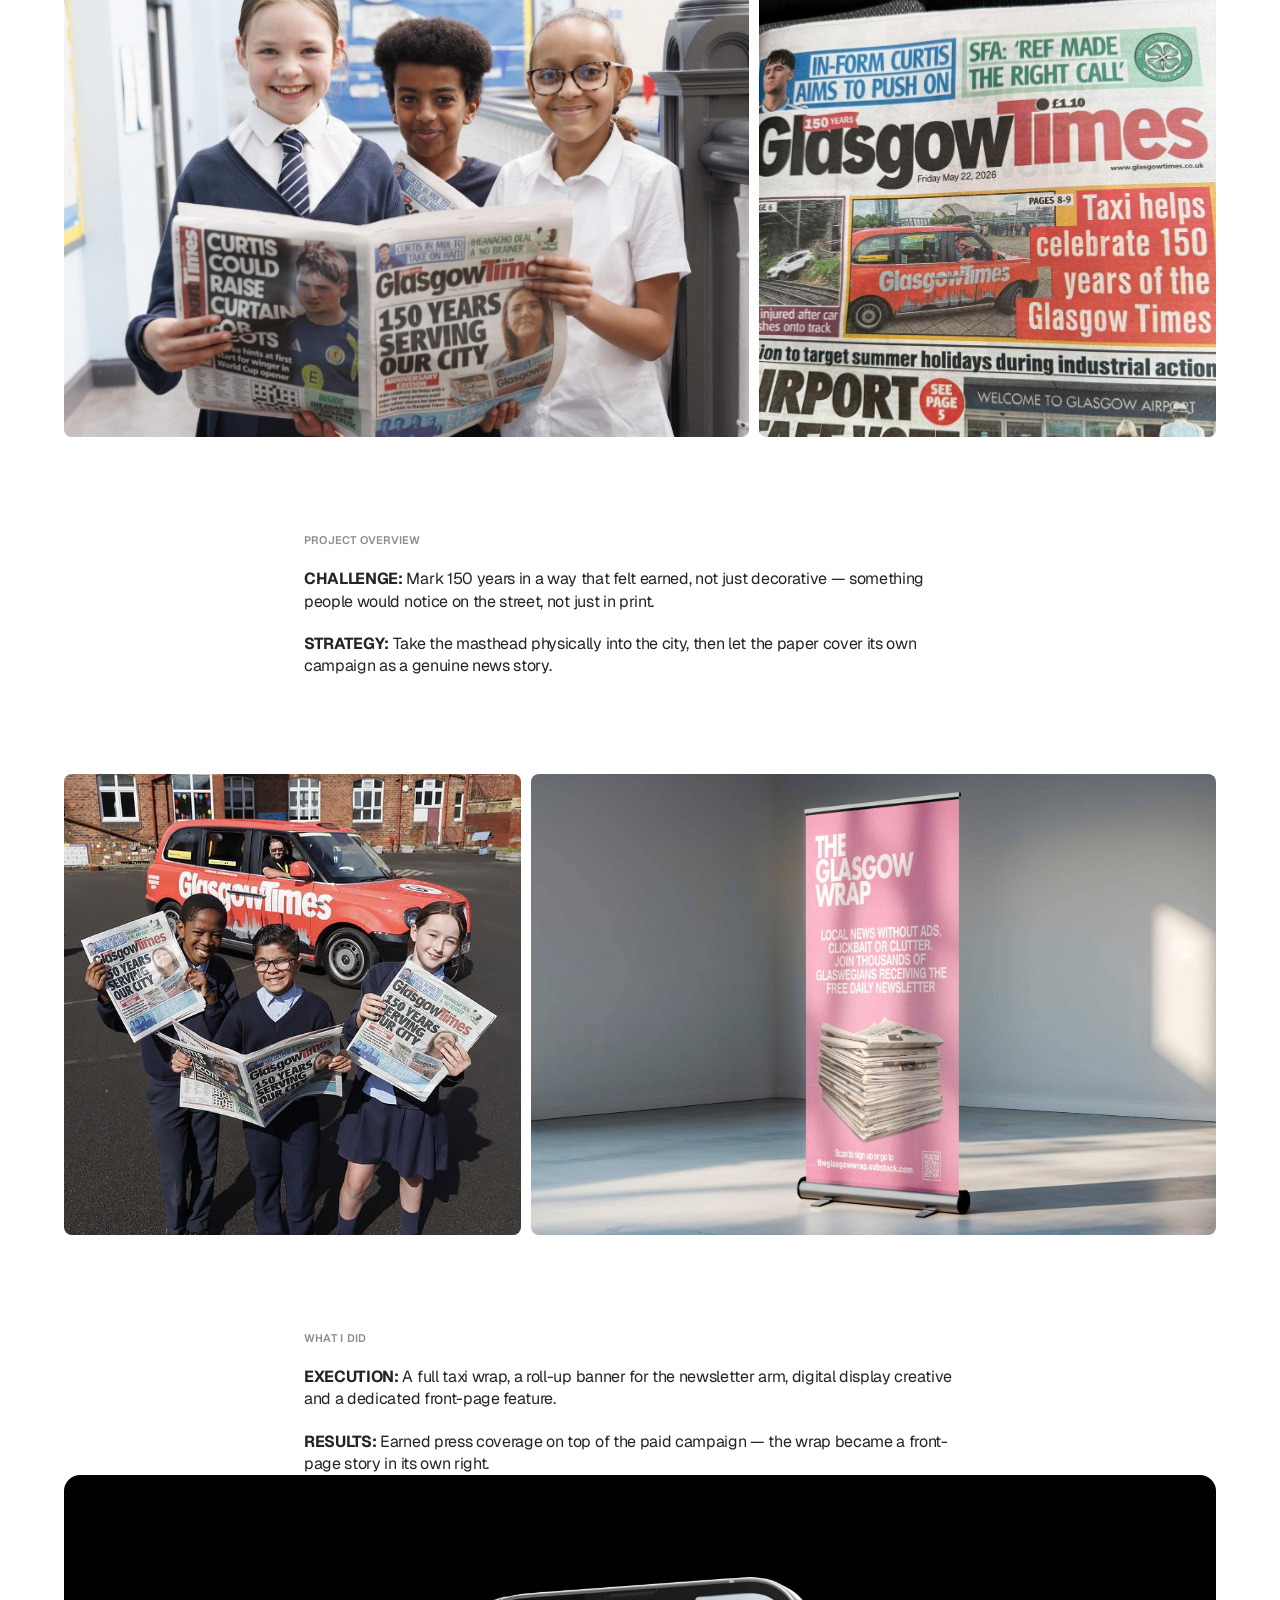
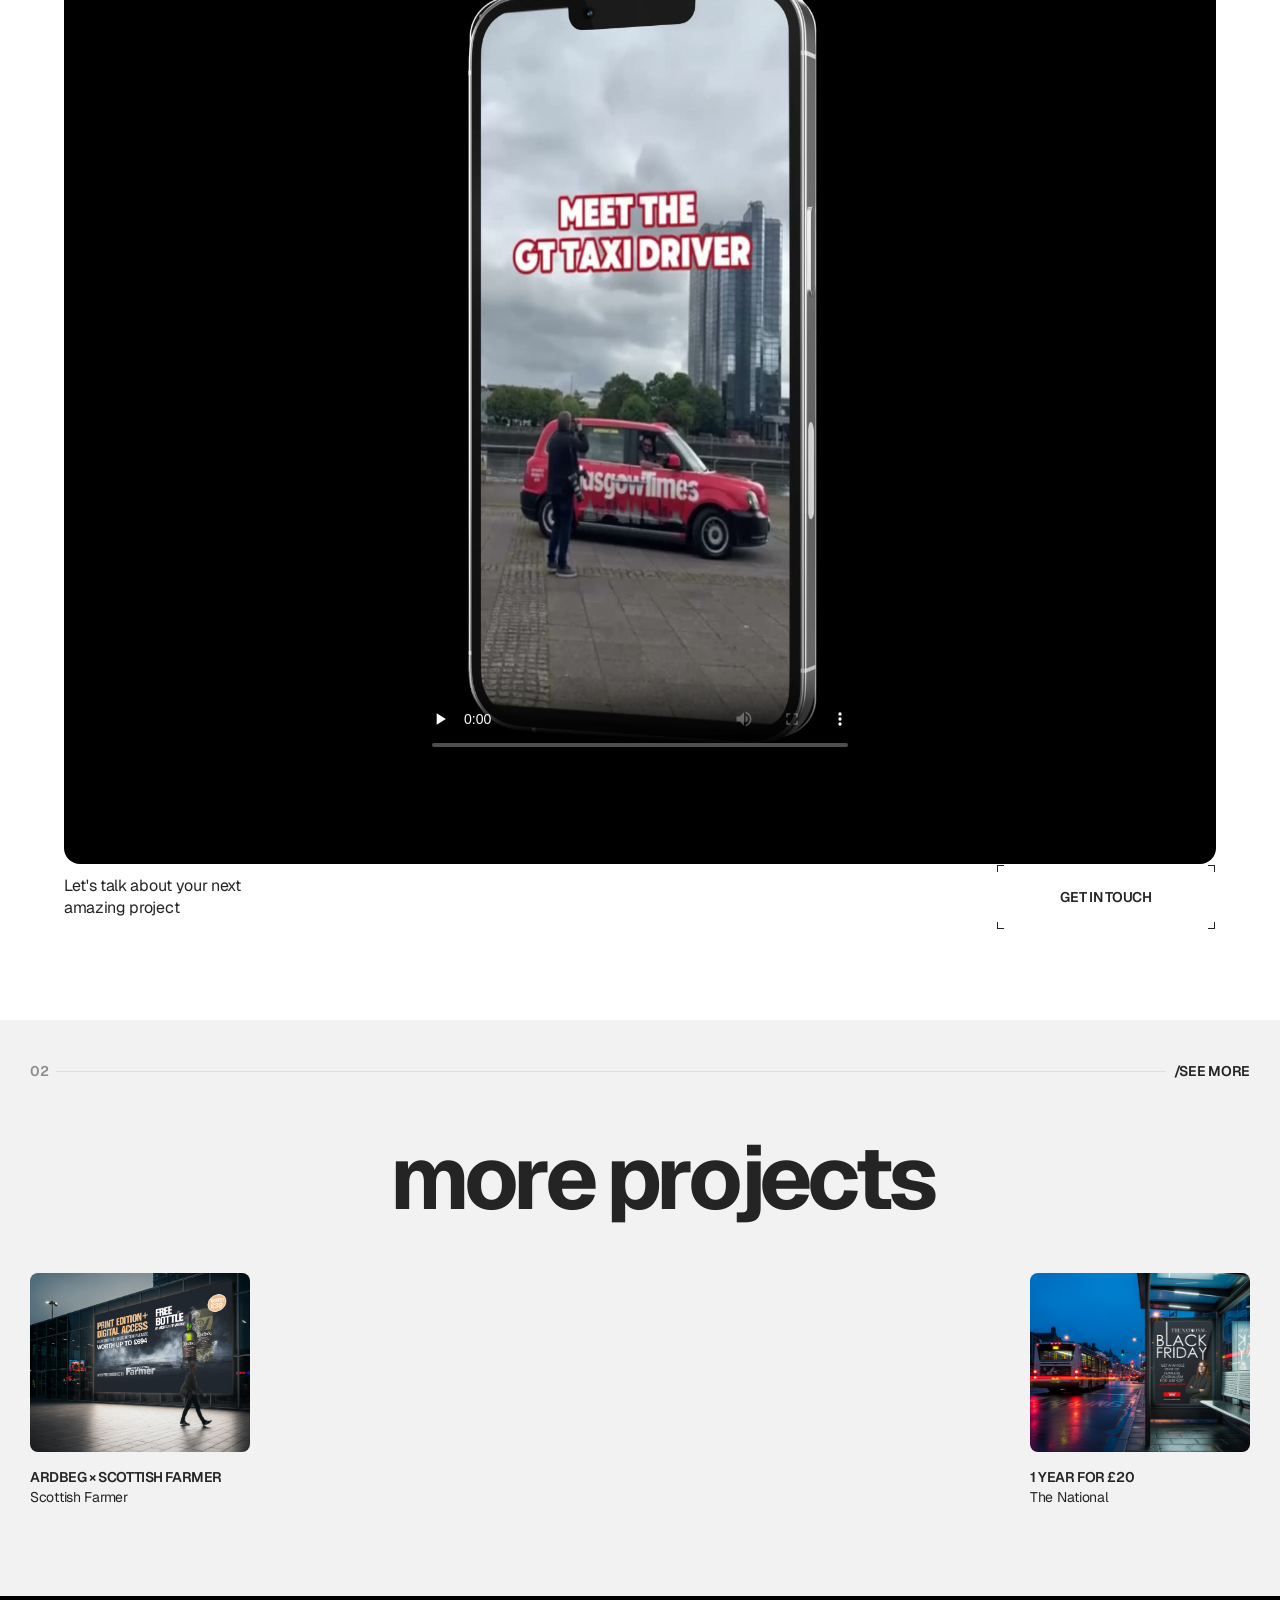
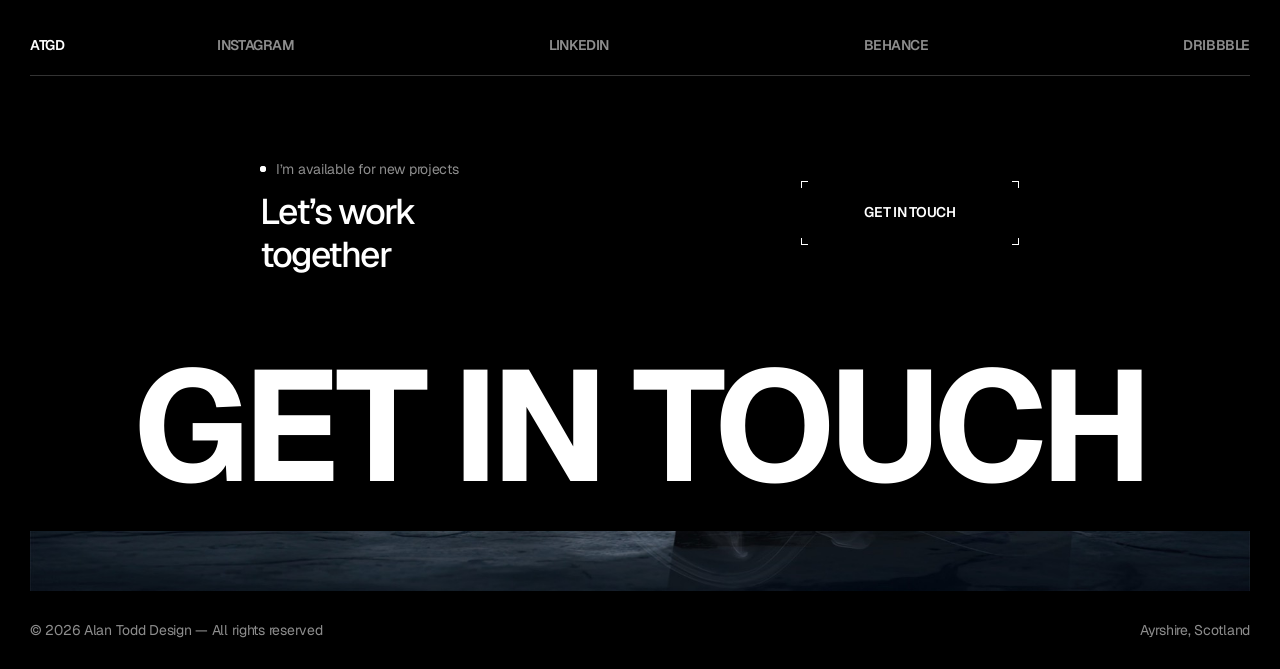
<file: project-03.html>
<!DOCTYPE html>
<html lang="en">
<head>
  <meta charset="UTF-8" />
  <meta name="viewport" content="width=device-width, initial-scale=1.0" />
  <title>150 Years — Alan Todd</title>
  <meta name="description" content="Design and brand work across print, digital and out-of-home — marking 150 years of Glasgow&#x27;s own paper." />
  <link rel="icon" href="work/atgd_favicon.png" />
  <link rel="preconnect" href="https://fonts.googleapis.com" />
  <link rel="preconnect" href="https://fonts.gstatic.com" crossorigin />
  <link href="https://fonts.googleapis.com/css2?family=Geist:wght@400;500;600;700&family=Inter:wght@500&display=swap" rel="stylesheet" />
  <link rel="stylesheet" href="atgd.css?v=20261120c" />
</head>
<body class="page-project">

<!-- ══ TOP BAR ══ -->
<header class="site-nav site-nav--light">
  <div class="site-nav__id">
    <a class="t-nav site-nav__name link-line" href="index.html">AlanTodd</a>
    <a class="t-nav site-nav__email link-line" href="mailto:altodrs@gmail.com">altodrs@gmail.com</a>
  </div>
  <div class="site-nav__end">
    <button class="burger" type="button" data-menu-toggle aria-controls="menu" aria-expanded="false" aria-label="Open menu">
      <span></span><span></span>
    </button>
  </div>
</header>

<!-- ══ MENU OVERLAY ══ -->
<nav class="menu" id="menu" aria-label="Main">
  <div class="menu__head">
    <h2 class="menu__title t-display" style="--d:2">Online<br />Portfolio</h2>
  </div>
  <div class="menu__side">
    <ul class="menu__links">
      <li style="--d:1"><a class="menu__link" href="about.html"><span class="roll" data-roll>About me</span></a></li>
      <li style="--d:2"><a class="menu__link" href="index.html#work"><span class="roll" data-roll>Portfolio</span></a></li>
      <li style="--d:3"><a class="menu__link" href="index.html#services"><span class="roll" data-roll>Services</span></a></li>
      <li style="--d:4"><a class="menu__link" href="index.html#contact"><span class="roll" data-roll>Contact</span></a></li>
    </ul>
    <a class="btn-corners btn-corners--light" style="--d:5" href="mailto:altodrs@gmail.com"><span class="roll" data-roll>Get in touch</span></a>
  </div>
</nav>

<main id="main">

  <!-- ══ CASE STUDY · 150 Years ══ -->
  <section class="section cm" aria-labelledby="project-title">
    <div class="cm-container">

      <div class="head-line">
        <span class="head-line__num">01</span>
        <span class="head-line__rule"></span>
        <span class="head-line__name">/portfolio</span>
      </div>

      <!-- Header: title + metadata -->
      <header class="cm-head">
        <h1 class="cm-title" id="project-title" data-split>150 Years</h1>
        <dl class="cm-meta reveal">
          <div><dt>Year</dt><dd>2026</dd></div>
          <div><dt>Client</dt><dd>Glasgow Times<br />Newsquest Scotland</dd></div>
          <div><dt>Discipline</dt><dd>Out-of-home<br />Print &amp; digital</dd></div>
          <div><dt>Deliverables</dt><dd>Taxi wrap · Roll-up banner<br />Display · Front-page feature</dd></div>
        </dl>
      </header>

      <div class="cm-flow">

        <!-- 1 · Hero -->
        <figure class="cm-shot cm-hero reveal">
          <img src="work/gt-web/taxi-side.jpg" alt="Glasgow Times 150th anniversary taxi wrap by the River Clyde" fetchpriority="high" />
        </figure>

        <!-- 2 · About -->
        <div class="cm-text cm-read">
          <h2 class="pr__title" data-split>Design and brand work across print, digital and out-of-home — marking 150 years of Glasgow's own paper.</h2>
          <p class="cm-text__label reveal">About project</p>
          <p class="t-body reveal">Glasgow Times marked its 150th anniversary in 2026 with a campaign spanning out-of-home, digital and print. The work covers a wrapped taxi touring the city, a roll-up banner for the paper's newsletter arm, competition creative for online display, and the front pages that carried the celebration home.</p>
        </div>

        <!-- 3 · Split 60 / 40 -->
        <div class="cm-split">
          <figure class="cm-shot reveal" style="--focus:50% 40%">
            <img src="work/gt-web/pupils-front-page.jpg" alt="Pupils holding the Glasgow Times 150 Years front page" loading="lazy" />
          </figure>
          <figure class="cm-shot reveal" style="--focus:50% 30%; --delay:.1s">
            <img src="work/gt-web/front-page.jpg" alt="Glasgow Times front page: Taxi helps celebrate 150 years" loading="lazy" />
          </figure>
        </div>

        <!-- 4 · Overview -->
        <div class="cm-text cm-read reveal">
          <p class="cm-text__label">Project overview</p>
          <p class="t-body"><strong>CHALLENGE:</strong> Mark 150 years in a way that felt earned, not just decorative — something people would notice on the street, not just in print.</p>
          <p class="t-body"><strong>STRATEGY:</strong> Take the masthead physically into the city, then let the paper cover its own campaign as a genuine news story.</p>
        </div>

        <!-- 5 · Split 40 / 60 -->
        <div class="cm-split cm-split--rev">
          <figure class="cm-shot reveal" style="--focus:50% 55%">
            <img src="work/gt-web/pupils-taxi.jpg" alt="Pupils with the paper beside the wrapped Glasgow Times taxi" loading="lazy" />
          </figure>
          <figure class="cm-shot reveal" style="--delay:.1s">
            <img src="work/gt-web/roll-up.jpg" alt="The Glasgow Wrap newsletter roll-up banner" loading="lazy" />
          </figure>
        </div>

        <!-- 6 · What I did -->
        <div class="cm-text cm-read reveal">
          <p class="cm-text__label">What I did</p>
          <p class="t-body"><strong>EXECUTION:</strong> A full taxi wrap, a roll-up banner for the newsletter arm, digital display creative and a dedicated front-page feature.</p>
          <p class="t-body"><strong>RESULTS:</strong> Earned press coverage on top of the paid campaign — the wrap became a front-page story in its own right.</p>
        </div>

        <!-- 7 · Grand finale -->
        <section class="cm-finale cm-finale--device" aria-label="Meet the GT taxi driver — mobile video">
          <figure class="cm-finale__device reveal">
            <video src="work/GT/Mobile video GT Taxi.mp4" poster="work/gt-web/taxi-video-poster.jpg" controls playsinline preload="none" aria-label="Meet the GT taxi driver — mobile video"></video>
          </figure>
        </section>

        <!-- 8 · CTA -->
        <div class="cm-cta reveal">
          <p class="t-body">Let's talk about your next<br />amazing project</p>
          <a class="btn-corners" href="mailto:altodrs@gmail.com"><span class="roll" data-roll>Get in touch</span></a>
        </div>

      </div>
    </div>
  </section>

  <!-- ══ MORE PROJECTS ══ -->
  <section class="section section--surface more" aria-labelledby="more-title">
    <div class="head-line">
      <span class="head-line__num">02</span>
      <span class="head-line__rule"></span>
      <span class="head-line__name">/see more</span>
    </div>
    <div class="title-row more__header">
      <span class="dots reveal" aria-hidden="true"><i></i><i></i></span>
      <h2 class="principles__title" id="more-title" data-split>more projects</h2>
    </div>
    <div class="more__list">
      <a class="work-card work-card--tiny reveal" href="project-01.html">
        <div class="work-card__media"><img src="work/featured/ardbeg-scottish-farmer.jpg" alt="Ardbeg × Scottish Farmer billboard" loading="lazy" width="1500" height="1050" /></div>
        <div class="work-card__details">
          <h4 class="t-nav">Ardbeg × Scottish Farmer</h4>
          <p class="t-small">Scottish Farmer</p>
        </div>
      </a>
      <a class="work-card work-card--tiny reveal" href="project-04.html" style="--delay:.1s">
        <div class="work-card__media"><img src="work/latest/national-1-year.jpg" alt="The National Black Friday bus stop poster" loading="lazy" width="1250" height="875" /></div>
        <div class="work-card__details">
          <h4 class="t-nav">1 year for £20</h4>
          <p class="t-small">The National</p>
        </div>
      </a>
    </div>
  </section>

</main>

<!-- ══ FOOTER ══ -->
<footer class="footer" id="contact">
  <div class="footer__contacts">
    <div class="footer__top">
      <a class="t-nav footer__brand link-line" href="index.html#hero">atgd</a>
      <nav class="footer__social" aria-label="Social">
        <a class="t-nav" href="#">Instagram</a>
        <a class="t-nav" href="#">LinkedIn</a>
        <a class="t-nav" href="#">Behance</a>
        <a class="t-nav" href="#">Dribbble</a>
      </nav>
    </div>

    <div class="footer__cta">
      <div class="footer__cta-text reveal">
        <p class="t-small footer__status"><i class="footer__live" aria-hidden="true"></i>I’m available for new projects</p>
        <h3 class="pr__title">Let’s work<br />together</h3>
      </div>
      <a class="btn-corners btn-corners--light reveal" style="--delay:.1s" href="mailto:altodrs@gmail.com"><span class="roll" data-roll>Get in touch</span></a>
    </div>
  </div>

  <div class="footer__bottom">
    <p class="footer__giant" aria-hidden="true">Get in touch</p>
    <div class="footer__strip"><img src="work/hero-ardbeg.jpg" alt="" loading="lazy" /></div>
    <div class="footer__legal">
      <p class="t-small">© 2026 Alan Todd Design — All rights reserved</p>
      <p class="t-small">Ayrshire, Scotland</p>
    </div>
  </div>
</footer>

<script src="atgd.js?v=20261120a" defer></script>
</body>
</html>
</file>
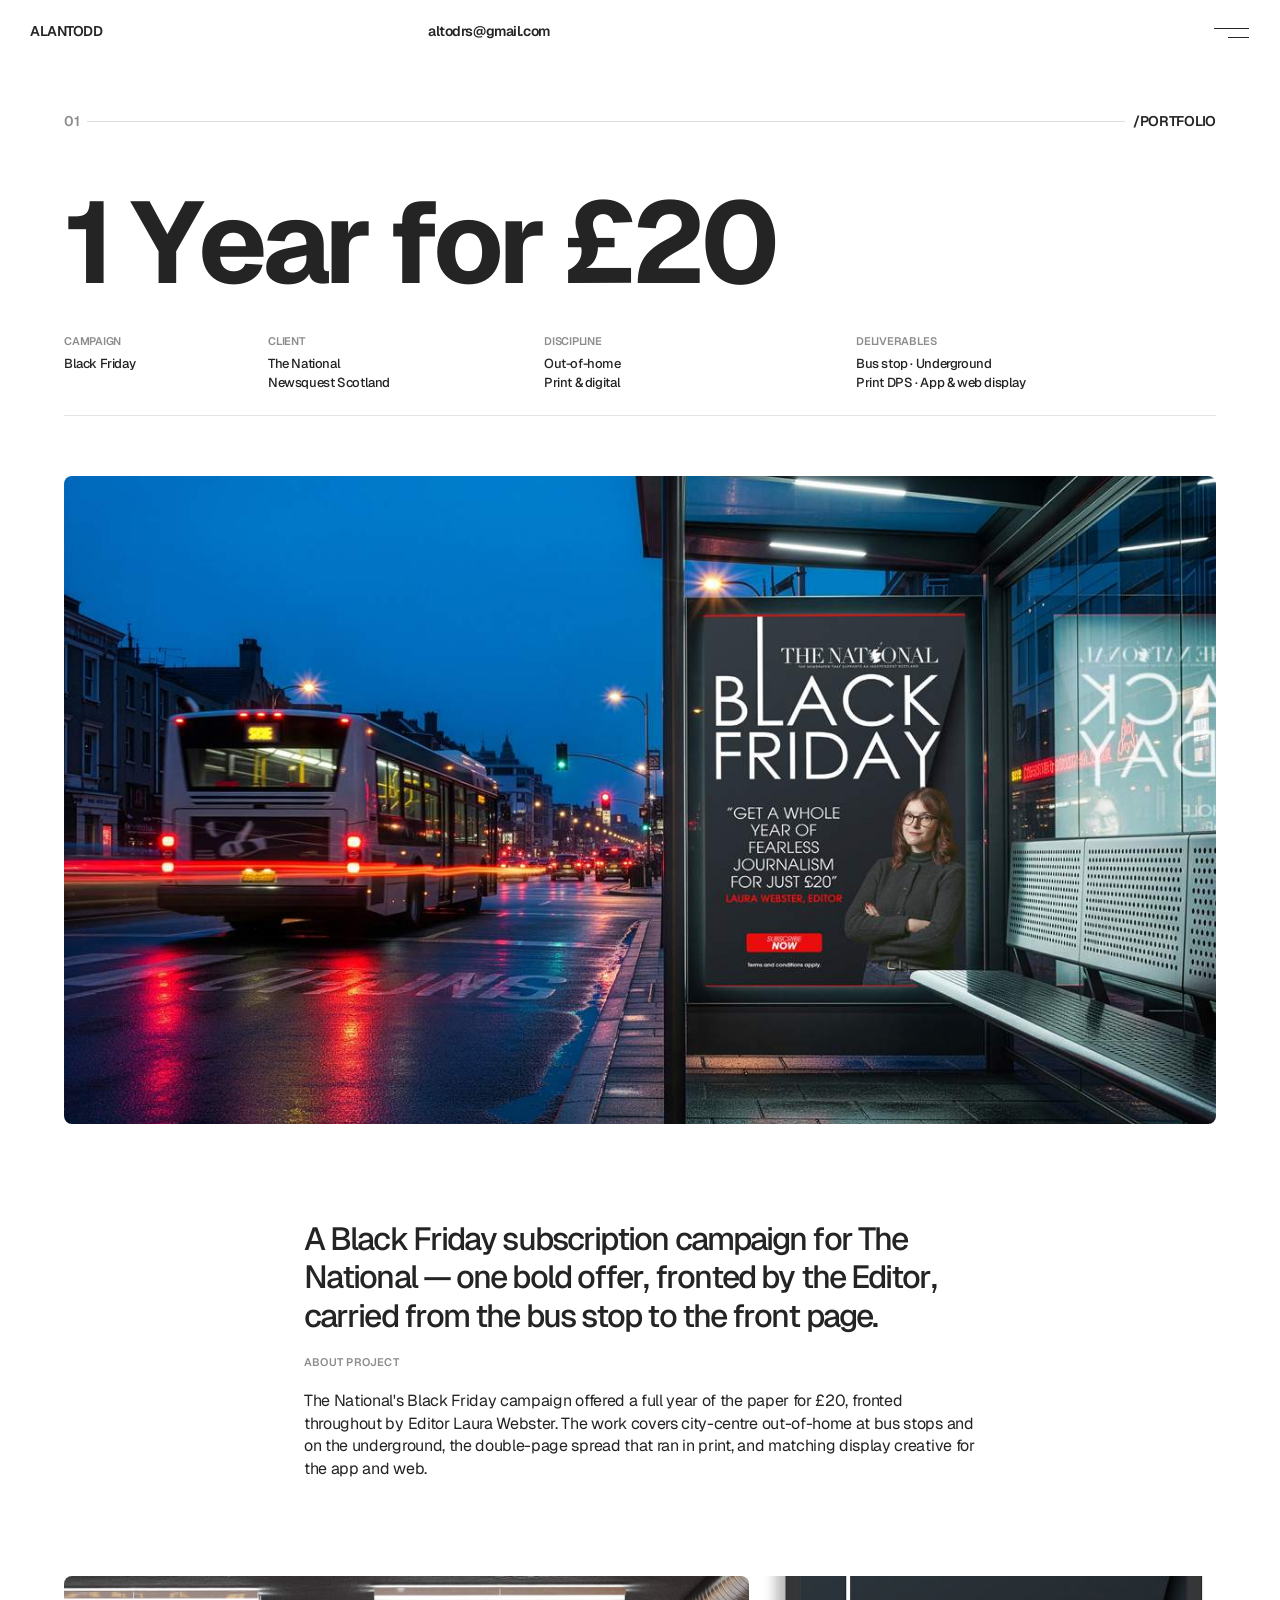
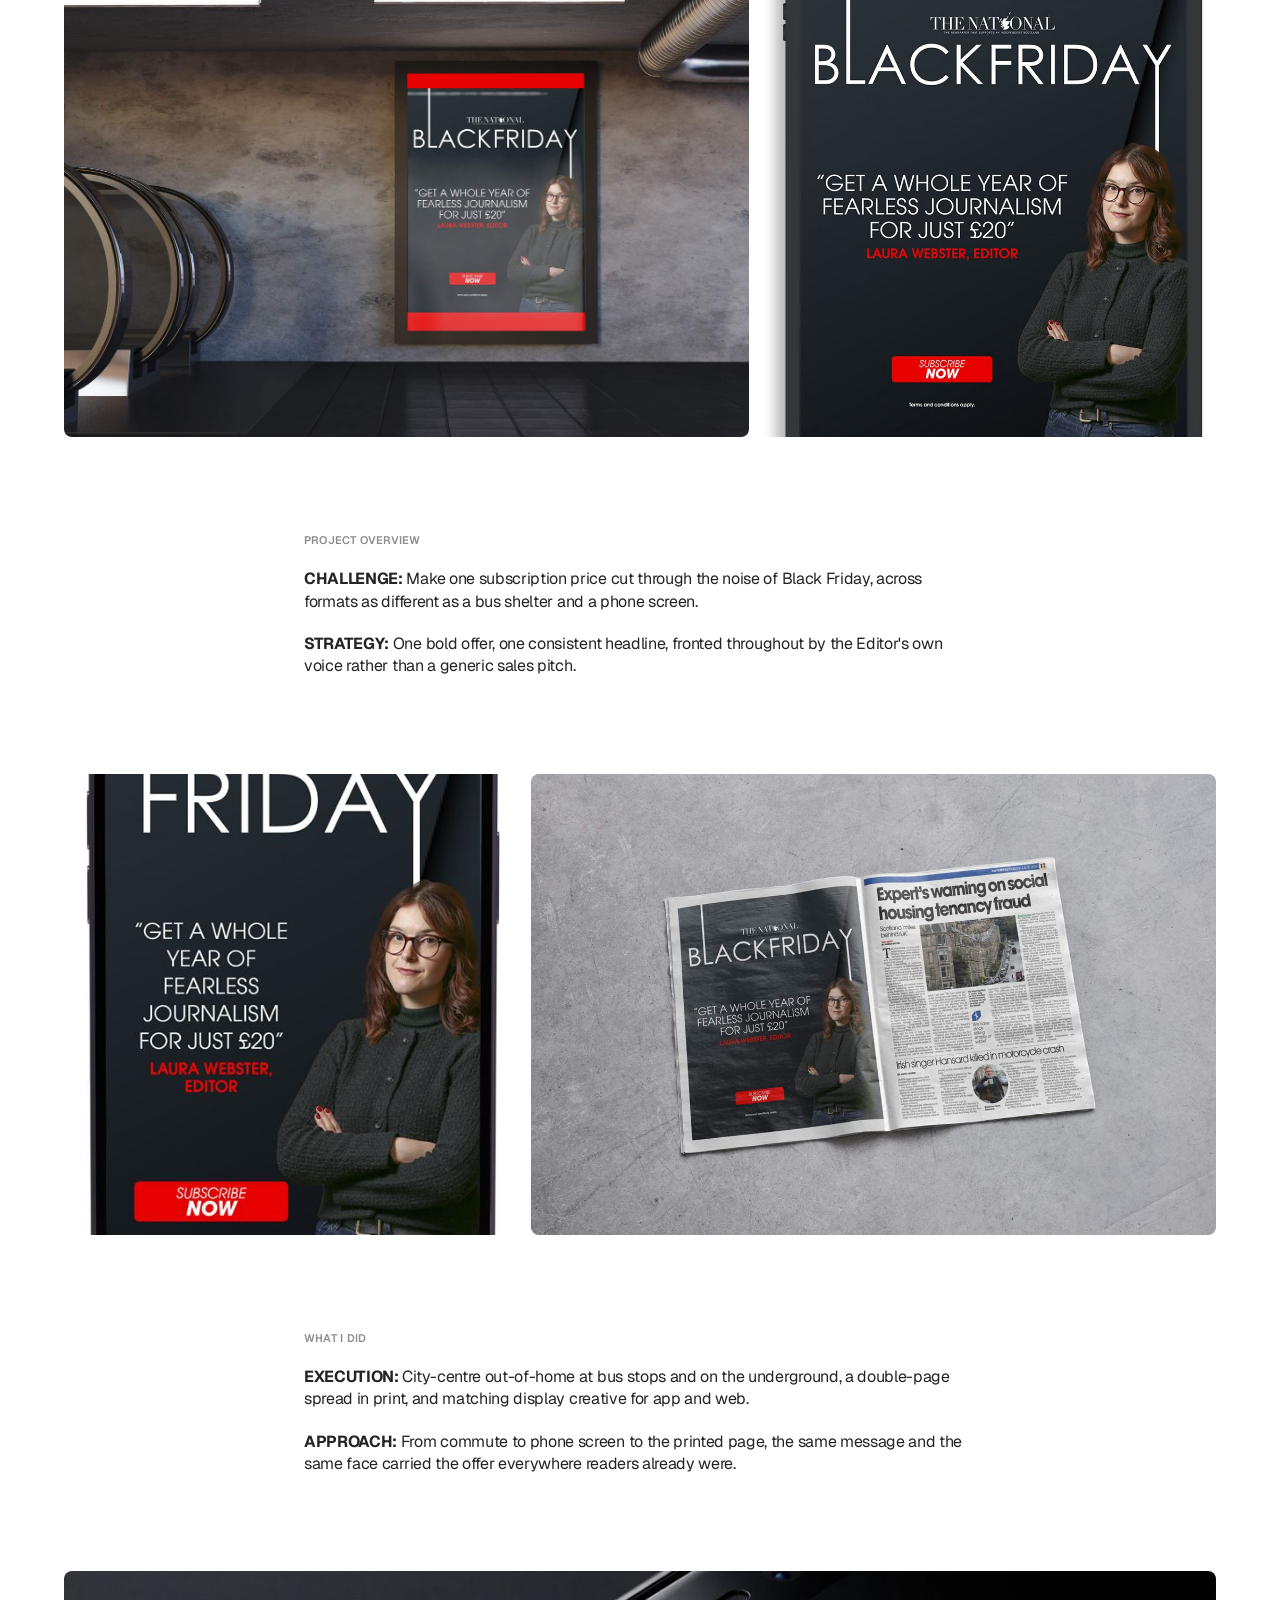
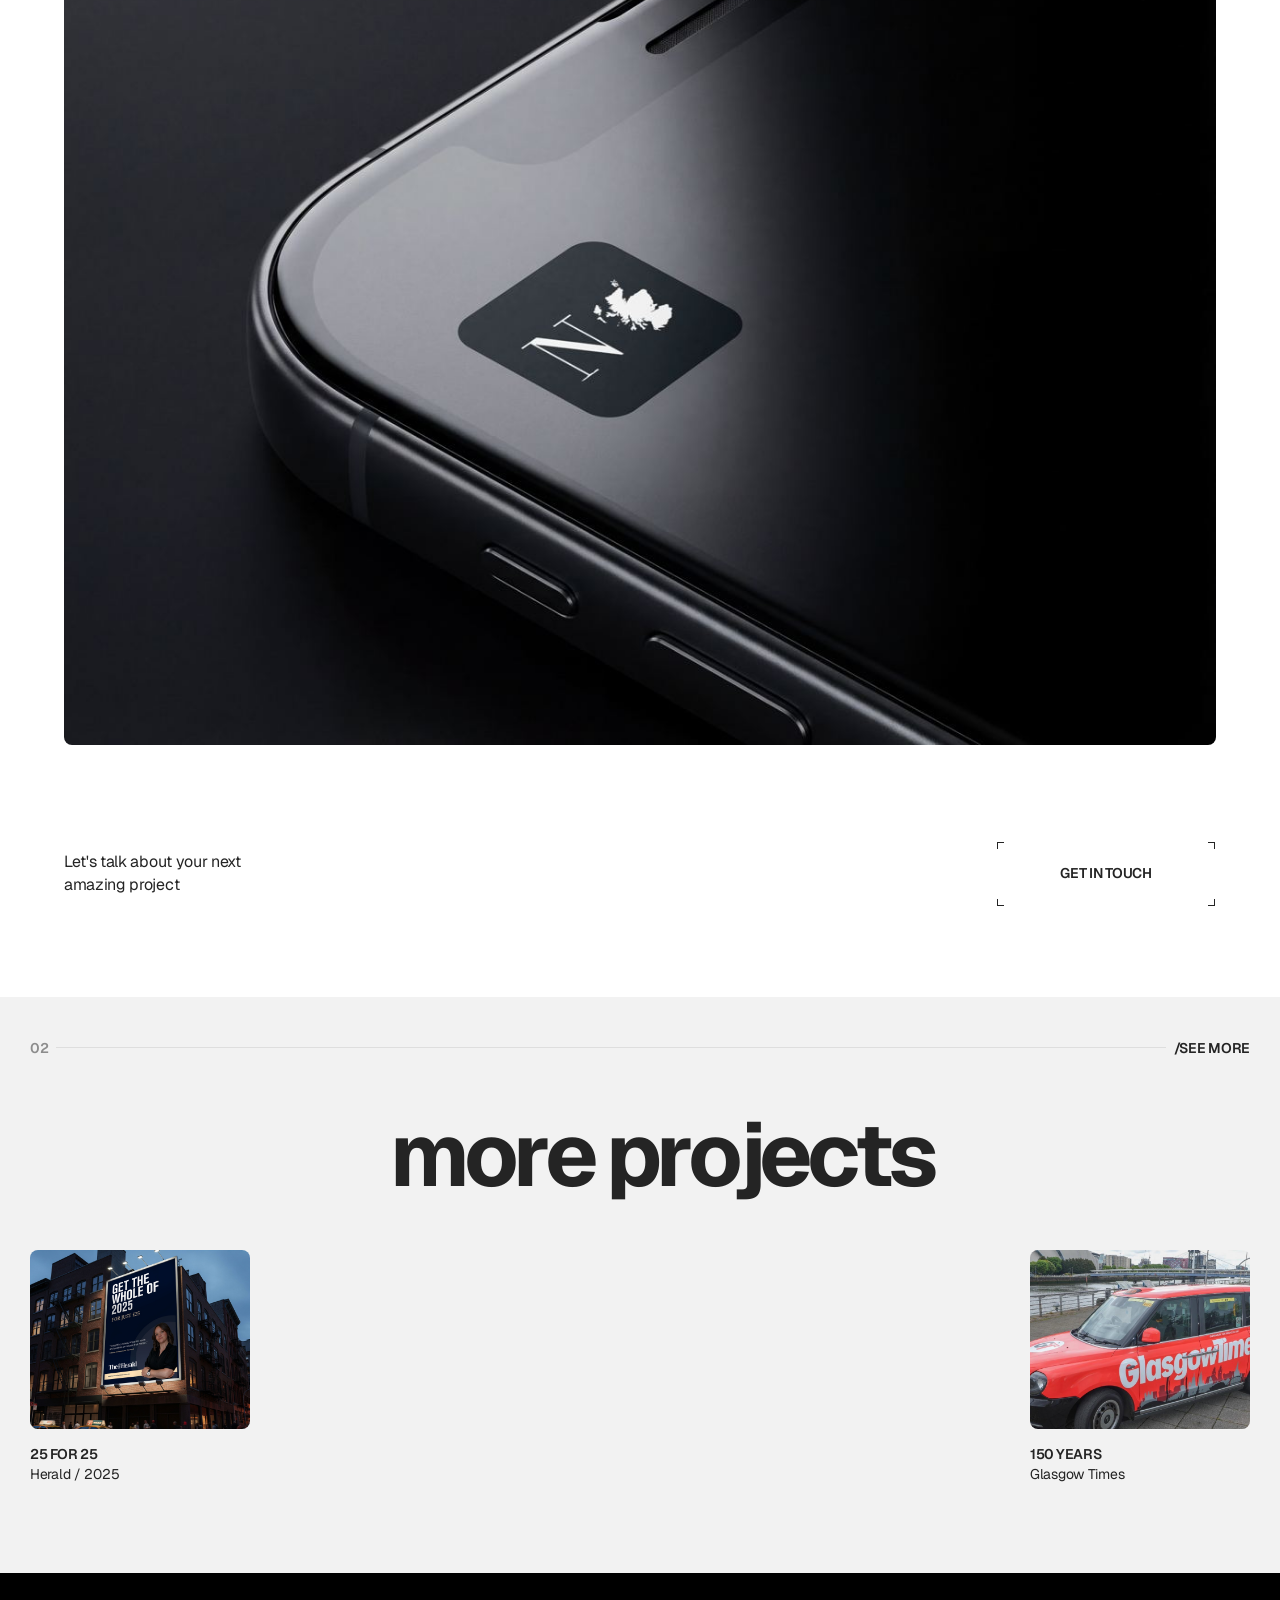
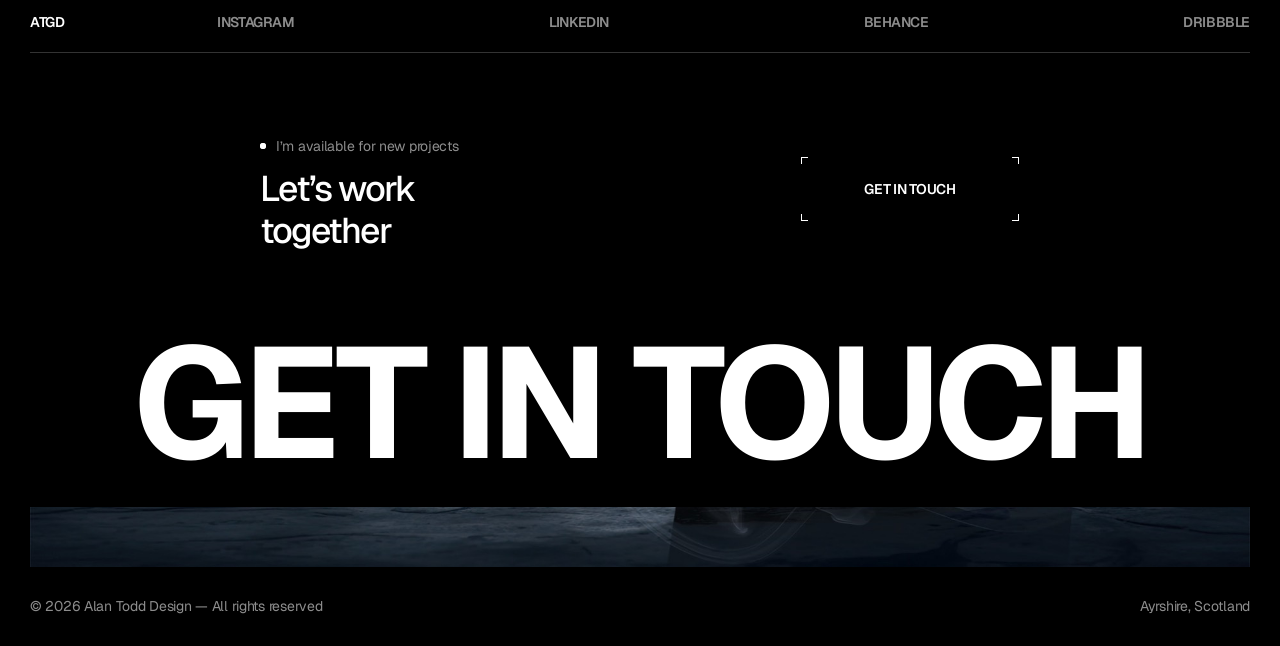
<file: project-04.html>
<!DOCTYPE html>
<html lang="en">
<head>
  <meta charset="UTF-8" />
  <meta name="viewport" content="width=device-width, initial-scale=1.0" />
  <title>1 Year for £20 — Alan Todd</title>
  <meta name="description" content="A Black Friday subscription campaign for The National — one bold offer, fronted by the Editor, carried from the bus stop to the front page." />
  <link rel="icon" href="work/atgd_favicon.png" />
  <link rel="preconnect" href="https://fonts.googleapis.com" />
  <link rel="preconnect" href="https://fonts.gstatic.com" crossorigin />
  <link href="https://fonts.googleapis.com/css2?family=Geist:wght@400;500;600;700&family=Inter:wght@500&display=swap" rel="stylesheet" />
  <link rel="stylesheet" href="atgd.css?v=20261120c" />
</head>
<body class="page-project">

<!-- ══ TOP BAR ══ -->
<header class="site-nav site-nav--light">
  <div class="site-nav__id">
    <a class="t-nav site-nav__name link-line" href="index.html">AlanTodd</a>
    <a class="t-nav site-nav__email link-line" href="mailto:altodrs@gmail.com">altodrs@gmail.com</a>
  </div>
  <div class="site-nav__end">
    <button class="burger" type="button" data-menu-toggle aria-controls="menu" aria-expanded="false" aria-label="Open menu">
      <span></span><span></span>
    </button>
  </div>
</header>

<!-- ══ MENU OVERLAY ══ -->
<nav class="menu" id="menu" aria-label="Main">
  <div class="menu__head">
    <h2 class="menu__title t-display" style="--d:2">Online<br />Portfolio</h2>
  </div>
  <div class="menu__side">
    <ul class="menu__links">
      <li style="--d:1"><a class="menu__link" href="about.html"><span class="roll" data-roll>About me</span></a></li>
      <li style="--d:2"><a class="menu__link" href="index.html#work"><span class="roll" data-roll>Portfolio</span></a></li>
      <li style="--d:3"><a class="menu__link" href="index.html#services"><span class="roll" data-roll>Services</span></a></li>
      <li style="--d:4"><a class="menu__link" href="index.html#contact"><span class="roll" data-roll>Contact</span></a></li>
    </ul>
    <a class="btn-corners btn-corners--light" style="--d:5" href="mailto:altodrs@gmail.com"><span class="roll" data-roll>Get in touch</span></a>
  </div>
</nav>

<main id="main">

  <!-- ══ CASE STUDY · 1 Year for £20 ══ -->
  <section class="section cm" aria-labelledby="project-title">
    <div class="cm-container">

      <div class="head-line">
        <span class="head-line__num">01</span>
        <span class="head-line__rule"></span>
        <span class="head-line__name">/portfolio</span>
      </div>

      <!-- Header: title + metadata -->
      <header class="cm-head">
        <h1 class="cm-title" id="project-title" data-split>1 Year for £20</h1>
        <dl class="cm-meta reveal">
          <div><dt>Campaign</dt><dd>Black Friday</dd></div>
          <div><dt>Client</dt><dd>The National<br />Newsquest Scotland</dd></div>
          <div><dt>Discipline</dt><dd>Out-of-home<br />Print &amp; digital</dd></div>
          <div><dt>Deliverables</dt><dd>Bus stop · Underground<br />Print DPS · App &amp; web display</dd></div>
        </dl>
      </header>

      <div class="cm-flow">

        <!-- 1 · Hero -->
        <figure class="cm-shot cm-hero reveal">
          <img src="work/nat-web/bus-stop.jpg" alt="The National Black Friday advert in a city bus shelter at night" fetchpriority="high" />
        </figure>

        <!-- 2 · About -->
        <div class="cm-text cm-read">
          <h2 class="pr__title" data-split>A Black Friday subscription campaign for The National — one bold offer, fronted by the Editor, carried from the bus stop to the front page.</h2>
          <p class="cm-text__label reveal">About project</p>
          <p class="t-body reveal">The National's Black Friday campaign offered a full year of the paper for £20, fronted throughout by Editor Laura Webster. The work covers city-centre out-of-home at bus stops and on the underground, the double-page spread that ran in print, and matching display creative for the app and web.</p>
        </div>

        <!-- 3 · Split 60 / 40 -->
        <div class="cm-split">
          <figure class="cm-shot reveal">
            <img src="work/nat-web/escalator.jpg" alt="The National Black Friday poster beside an underground escalator" loading="lazy" />
          </figure>
          <figure class="cm-shot reveal" style="--delay:.1s">
            <img src="work/nat-web/ipad.jpg" alt="Black Friday display ad on iPad" loading="lazy" />
          </figure>
        </div>

        <!-- 4 · Overview -->
        <div class="cm-text cm-read reveal">
          <p class="cm-text__label">Project overview</p>
          <p class="t-body"><strong>CHALLENGE:</strong> Make one subscription price cut through the noise of Black Friday, across formats as different as a bus shelter and a phone screen.</p>
          <p class="t-body"><strong>STRATEGY:</strong> One bold offer, one consistent headline, fronted throughout by the Editor's own voice rather than a generic sales pitch.</p>
        </div>

        <!-- 5 · Split 40 / 60 -->
        <div class="cm-split cm-split--rev">
          <figure class="cm-shot reveal">
            <img src="work/nat-web/iphone.jpg" alt="Black Friday display ad on iPhone" loading="lazy" />
          </figure>
          <figure class="cm-shot reveal" style="--delay:.1s">
            <img src="work/nat-web/spread.jpg" alt="Black Friday double-page spread in The National" loading="lazy" />
          </figure>
        </div>

        <!-- 6 · What I did -->
        <div class="cm-text cm-read reveal">
          <p class="cm-text__label">What I did</p>
          <p class="t-body"><strong>EXECUTION:</strong> City-centre out-of-home at bus stops and on the underground, a double-page spread in print, and matching display creative for app and web.</p>
          <p class="t-body"><strong>APPROACH:</strong> From commute to phone screen to the printed page, the same message and the same face carried the offer everywhere readers already were.</p>
        </div>

        <!-- 7 · Grand finale -->
        <section class="cm-finale" aria-label="The National app">
          <figure class="cm-shot cm-finale__shot cm-finale__shot--wide reveal">
            <img src="work/nat-web/national-app.jpg" alt="The National app icon on a smartphone home screen" loading="lazy" width="1250" height="839" />
          </figure>
        </section>

        <!-- 8 · CTA -->
        <div class="cm-cta reveal">
          <p class="t-body">Let's talk about your next<br />amazing project</p>
          <a class="btn-corners" href="mailto:altodrs@gmail.com"><span class="roll" data-roll>Get in touch</span></a>
        </div>

      </div>
    </div>
  </section>

  <!-- ══ MORE PROJECTS ══ -->
  <section class="section section--surface more" aria-labelledby="more-title">
    <div class="head-line">
      <span class="head-line__num">02</span>
      <span class="head-line__rule"></span>
      <span class="head-line__name">/see more</span>
    </div>
    <div class="title-row more__header">
      <span class="dots reveal" aria-hidden="true"><i></i><i></i></span>
      <h2 class="principles__title" id="more-title" data-split>more projects</h2>
    </div>
    <div class="more__list">
      <a class="work-card work-card--tiny reveal" href="project-02.html">
        <div class="work-card__media"><img src="work/featured/herald-25for25.jpg" alt="The Herald 25 for £25 building billboard" loading="lazy" width="1800" height="1260" /></div>
        <div class="work-card__details">
          <h4 class="t-nav">25 for 25</h4>
          <p class="t-small">Herald / 2025</p>
        </div>
      </a>
      <a class="work-card work-card--tiny reveal" href="project-03.html" style="--delay:.1s">
        <div class="work-card__media"><img src="work/featured/glasgow-times-150.jpg" alt="Glasgow Times taxi livery" loading="lazy" width="1200" height="630" /></div>
        <div class="work-card__details">
          <h4 class="t-nav">150 Years</h4>
          <p class="t-small">Glasgow Times</p>
        </div>
      </a>
    </div>
  </section>

</main>

<!-- ══ FOOTER ══ -->
<footer class="footer" id="contact">
  <div class="footer__contacts">
    <div class="footer__top">
      <a class="t-nav footer__brand link-line" href="index.html#hero">atgd</a>
      <nav class="footer__social" aria-label="Social">
        <a class="t-nav" href="#">Instagram</a>
        <a class="t-nav" href="#">LinkedIn</a>
        <a class="t-nav" href="#">Behance</a>
        <a class="t-nav" href="#">Dribbble</a>
      </nav>
    </div>

    <div class="footer__cta">
      <div class="footer__cta-text reveal">
        <p class="t-small footer__status"><i class="footer__live" aria-hidden="true"></i>I’m available for new projects</p>
        <h3 class="pr__title">Let’s work<br />together</h3>
      </div>
      <a class="btn-corners btn-corners--light reveal" style="--delay:.1s" href="mailto:altodrs@gmail.com"><span class="roll" data-roll>Get in touch</span></a>
    </div>
  </div>

  <div class="footer__bottom">
    <p class="footer__giant" aria-hidden="true">Get in touch</p>
    <div class="footer__strip"><img src="work/hero-ardbeg.jpg" alt="" loading="lazy" /></div>
    <div class="footer__legal">
      <p class="t-small">© 2026 Alan Todd Design — All rights reserved</p>
      <p class="t-small">Ayrshire, Scotland</p>
    </div>
  </div>
</footer>

<script src="atgd.js?v=20261120a" defer></script>
</body>
</html>
</file>
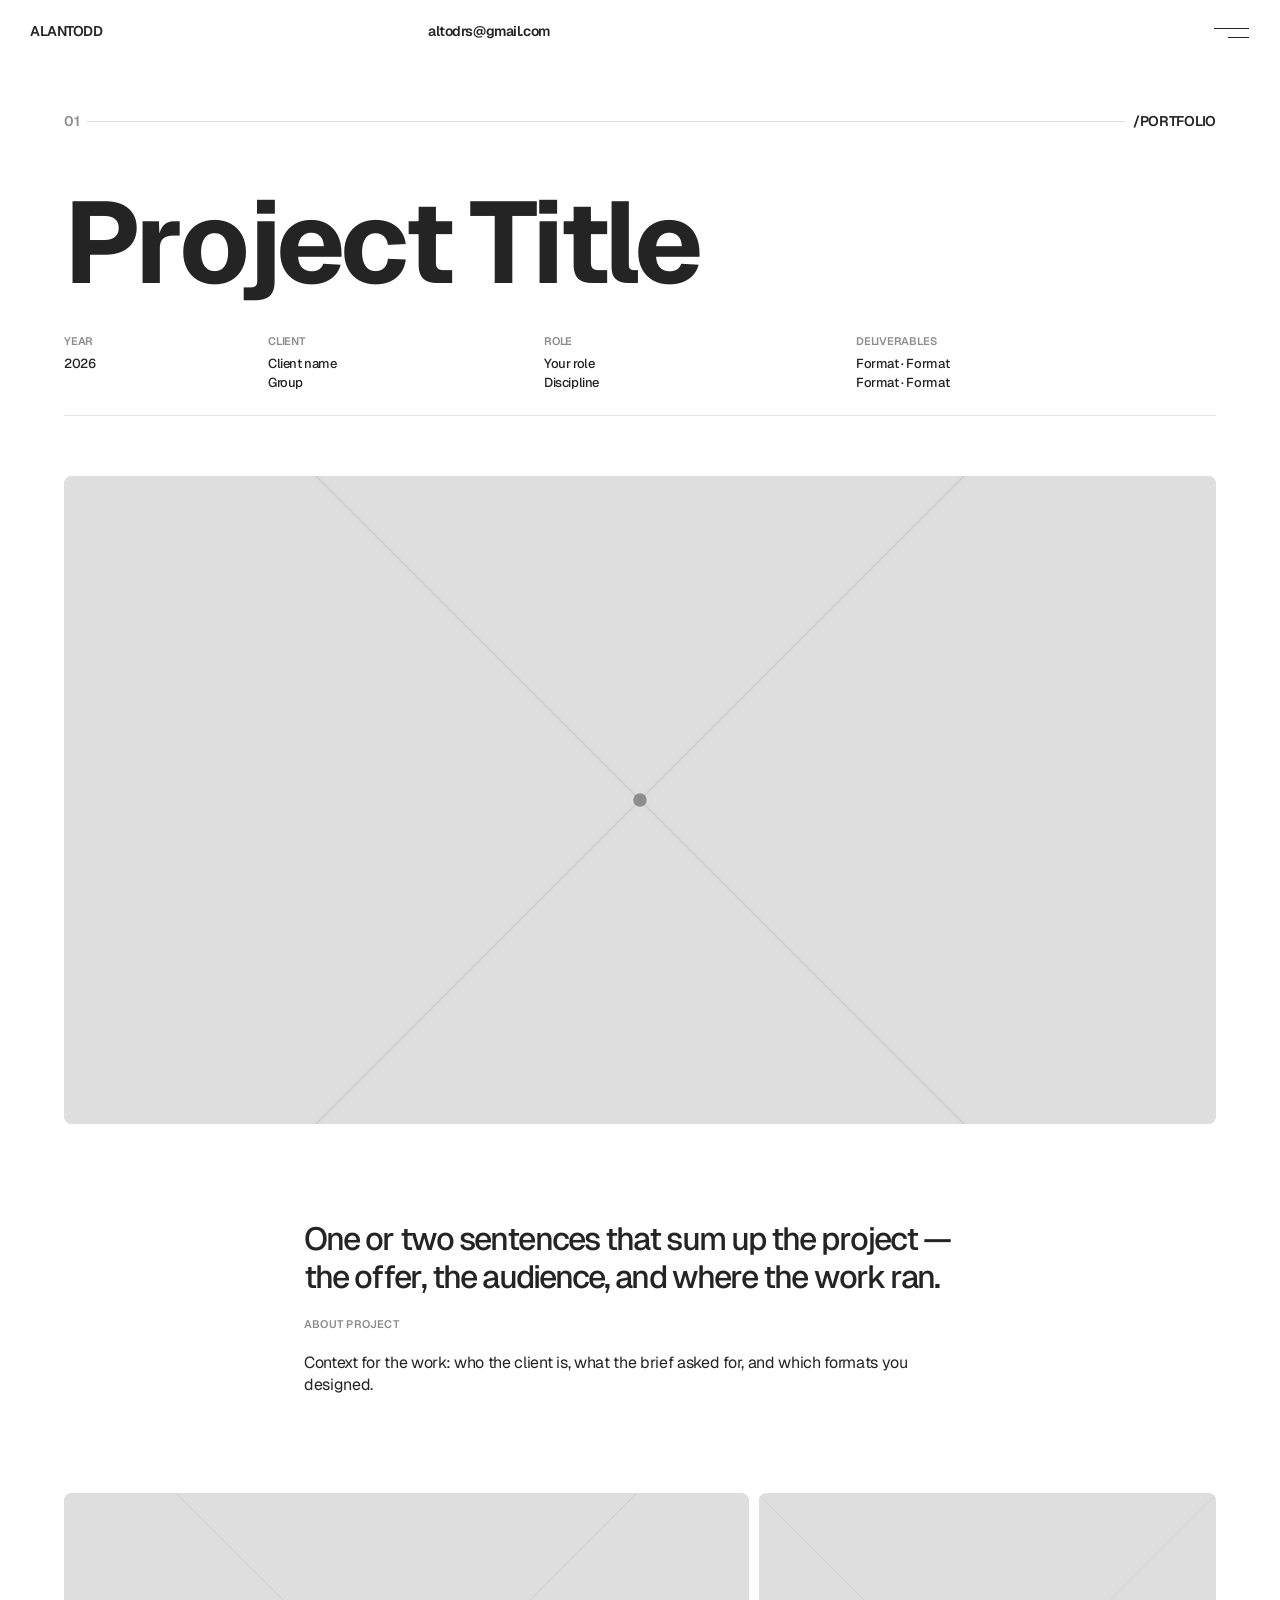
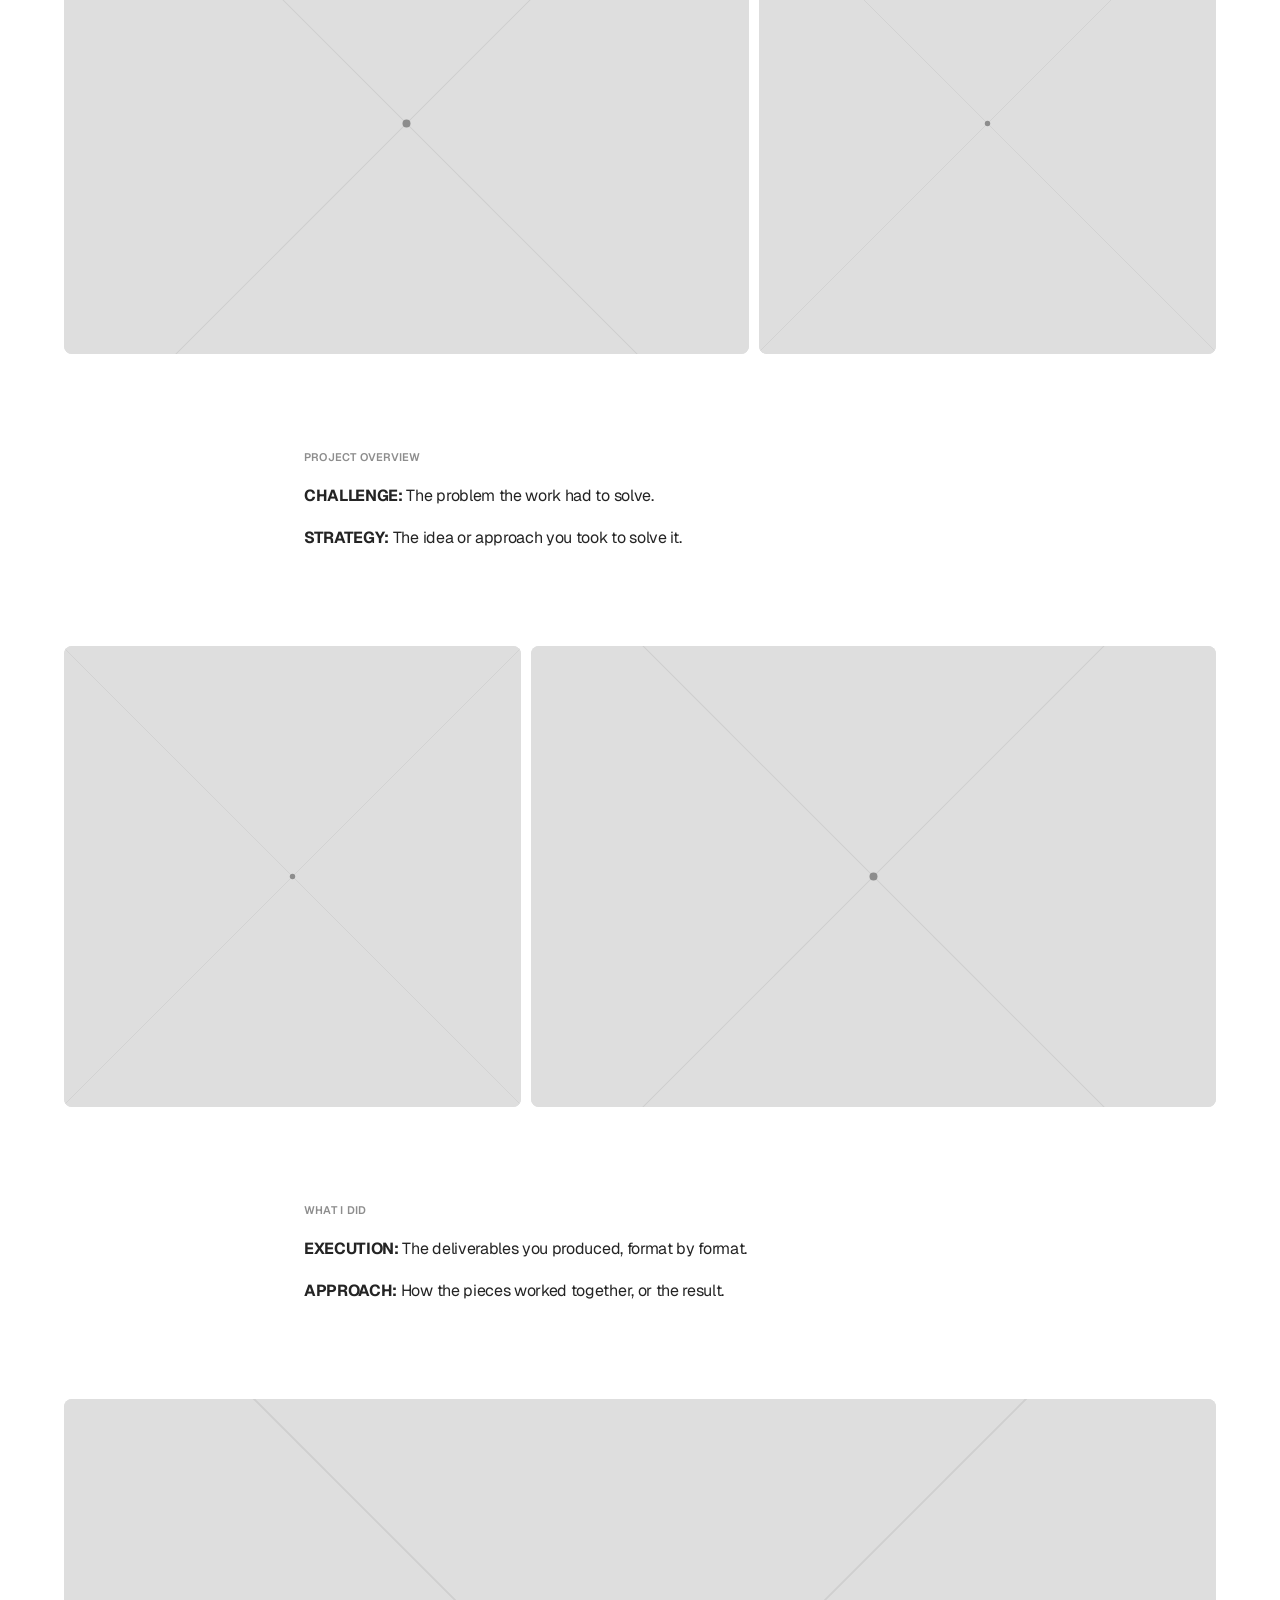
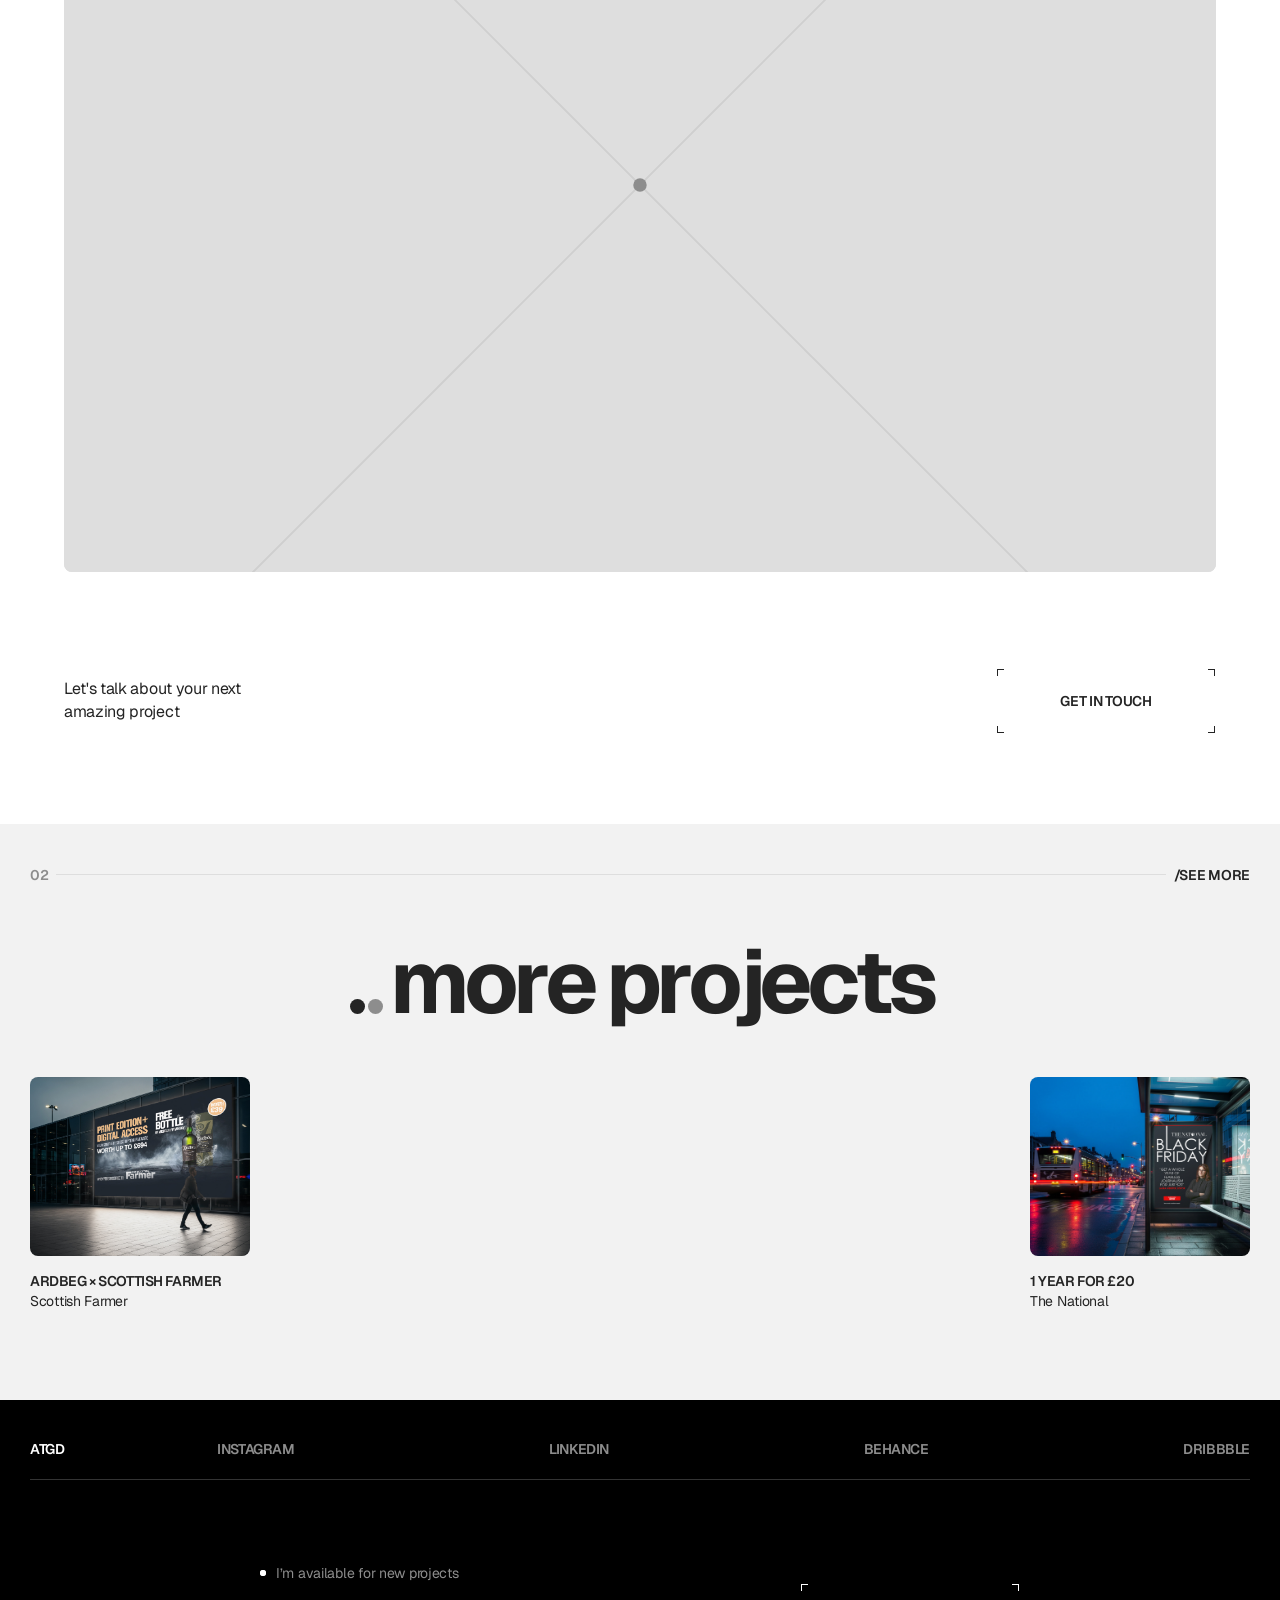
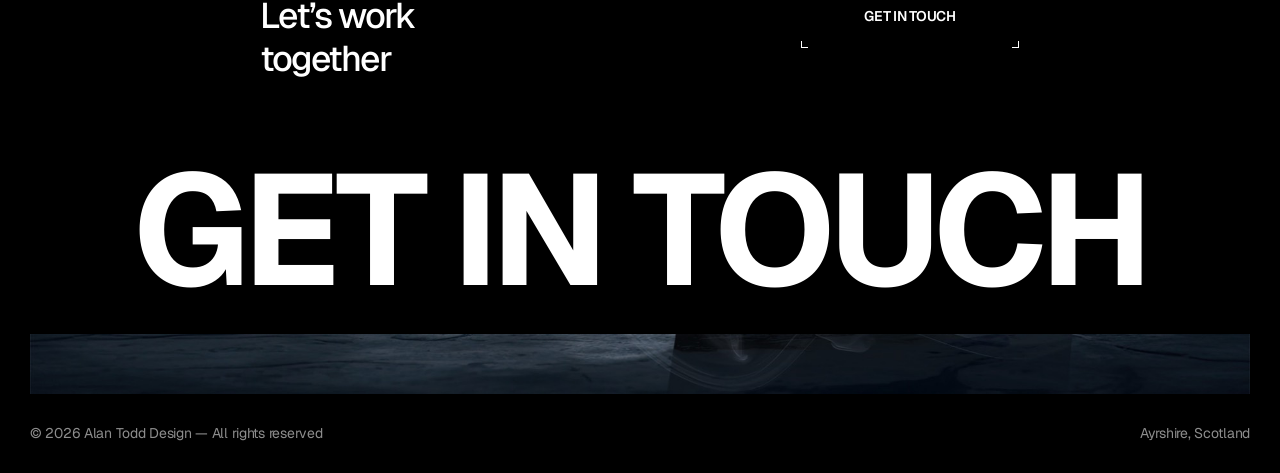
<file: project-template.html>
<!DOCTYPE html>
<html lang="en">
<head>
  <meta charset="UTF-8" />
  <meta name="viewport" content="width=device-width, initial-scale=1.0" />
  <title>Project Title — Alan Todd</title>
  <meta name="description" content="One-sentence summary of the project for search results." />
  <link rel="icon" href="work/atgd_favicon.png" />
  <link rel="preconnect" href="https://fonts.googleapis.com" />
  <link rel="preconnect" href="https://fonts.gstatic.com" crossorigin />
  <link href="https://fonts.googleapis.com/css2?family=Geist:wght@400;500;600;700&family=Inter:wght@500&display=swap" rel="stylesheet" />
  <link rel="stylesheet" href="atgd.css?v=20261120c" />
</head>
<body class="page-project">

<!-- ══ TOP BAR ══ -->
<header class="site-nav site-nav--light">
  <div class="site-nav__id">
    <a class="t-nav site-nav__name link-line" href="index.html">AlanTodd</a>
    <a class="t-nav site-nav__email link-line" href="mailto:altodrs@gmail.com">altodrs@gmail.com</a>
  </div>
  <div class="site-nav__end">
    <button class="burger" type="button" data-menu-toggle aria-controls="menu" aria-expanded="false" aria-label="Open menu">
      <span></span><span></span>
    </button>
  </div>
</header>

<!-- ══ MENU OVERLAY ══ -->
<nav class="menu" id="menu" aria-label="Main">
  <div class="menu__head">
    <h2 class="menu__title t-display" style="--d:2">Online<br />Portfolio</h2>
  </div>
  <div class="menu__side">
    <ul class="menu__links">
      <li style="--d:1"><a class="menu__link" href="about.html"><span class="roll" data-roll>About me</span></a></li>
      <li style="--d:2"><a class="menu__link" href="index.html#work"><span class="roll" data-roll>Portfolio</span></a></li>
      <li style="--d:3"><a class="menu__link" href="index.html#services"><span class="roll" data-roll>Services</span></a></li>
      <li style="--d:4"><a class="menu__link" href="index.html#contact"><span class="roll" data-roll>Contact</span></a></li>
    </ul>
    <a class="btn-corners btn-corners--light" style="--d:5" href="mailto:altodrs@gmail.com"><span class="roll" data-roll>Get in touch</span></a>
  </div>
</nav>

<main id="main">

  <!-- ══ CASE STUDY · Project Title ══ -->
  <section class="section cm" aria-labelledby="project-title">
    <div class="cm-container">

      <div class="head-line">
        <span class="head-line__num">01</span>
        <span class="head-line__rule"></span>
        <span class="head-line__name">/portfolio</span>
      </div>

      <!-- Header: title + metadata -->
      <header class="cm-head">
        <h1 class="cm-title" id="project-title" data-split>Project Title</h1>
        <dl class="cm-meta reveal">
          <div><dt>Year</dt><dd>2026</dd></div>
          <div><dt>Client</dt><dd>Client name<br />Group</dd></div>
          <div><dt>Role</dt><dd>Your role<br />Discipline</dd></div>
          <div><dt>Deliverables</dt><dd>Format · Format<br />Format · Format</dd></div>
        </dl>
      </header>

      <div class="cm-flow">

        <!-- 1 · Hero -->
        <figure class="cm-shot cm-hero reveal">
          <img src="work/_template/placeholder.svg" alt="Hero — e.g. work/your-project/hero.jpg (2304 × 1296)" fetchpriority="high" />
        </figure>

        <!-- 2 · About -->
        <div class="cm-text cm-read">
          <h2 class="pr__title" data-split>One or two sentences that sum up the project — the offer, the audience, and where the work ran.</h2>
          <p class="cm-text__label reveal">About project</p>
          <p class="t-body reveal">Context for the work: who the client is, what the brief asked for, and which formats you designed.</p>
        </div>

        <!-- 3 · Split 60 / 40 -->
        <div class="cm-split">
          <figure class="cm-shot reveal">
            <img src="work/_template/placeholder.svg" alt="Split A dominant (60%) — e.g. work/your-project/campaign-wide.jpg" loading="lazy" />
          </figure>
          <figure class="cm-shot reveal" style="--delay:.1s">
            <img src="work/_template/placeholder.svg" alt="Split A supporting (40%) — e.g. work/your-project/detail.jpg" loading="lazy" />
          </figure>
        </div>

        <!-- 4 · Overview -->
        <div class="cm-text cm-read reveal">
          <p class="cm-text__label">Project overview</p>
          <p class="t-body"><strong>CHALLENGE:</strong> The problem the work had to solve.</p>
          <p class="t-body"><strong>STRATEGY:</strong> The idea or approach you took to solve it.</p>
        </div>

        <!-- 5 · Split 40 / 60 -->
        <div class="cm-split cm-split--rev">
          <figure class="cm-shot reveal">
            <img src="work/_template/placeholder.svg" alt="Split B supporting (40%) — e.g. work/your-project/portrait.jpg" loading="lazy" />
          </figure>
          <figure class="cm-shot reveal" style="--delay:.1s">
            <img src="work/_template/placeholder.svg" alt="Split B dominant (60%) — e.g. work/your-project/in-situ.jpg" loading="lazy" />
          </figure>
        </div>

        <!-- 6 · What I did -->
        <div class="cm-text cm-read reveal">
          <p class="cm-text__label">What I did</p>
          <p class="t-body"><strong>EXECUTION:</strong> The deliverables you produced, format by format.</p>
          <p class="t-body"><strong>APPROACH:</strong> How the pieces worked together, or the result.</p>
        </div>

        <!-- 7 · Grand finale -->
        <section class="cm-finale" aria-label="App showcase">
          <figure class="cm-shot cm-finale__shot reveal">
            <img src="work/_template/placeholder.svg" alt="Finale — e.g. work/your-project/app.jpg (2000 × 1342)" loading="lazy" width="2000" height="1342" />
          </figure>
        </section>

        <!-- 8 · CTA -->
        <div class="cm-cta reveal">
          <p class="t-body">Let's talk about your next<br />amazing project</p>
          <a class="btn-corners" href="mailto:altodrs@gmail.com"><span class="roll" data-roll>Get in touch</span></a>
        </div>

      </div>
    </div>
  </section>

  <!-- ══ MORE PROJECTS ══ -->
  <section class="section section--surface more" aria-labelledby="more-title">
    <div class="head-line">
      <span class="head-line__num">02</span>
      <span class="head-line__rule"></span>
      <span class="head-line__name">/see more</span>
    </div>
    <div class="title-row more__header">
      <span class="dots reveal" aria-hidden="true"><i></i><i></i></span>
      <h2 class="principles__title" id="more-title" data-split>more projects</h2>
    </div>
    <div class="more__list">
      <a class="work-card work-card--tiny reveal" href="project-01.html">
        <div class="work-card__media"><img src="work/featured/ardbeg-scottish-farmer.jpg" alt="Ardbeg × Scottish Farmer billboard" loading="lazy" width="1500" height="1050" /></div>
        <div class="work-card__details">
          <h4 class="t-nav">Ardbeg × Scottish Farmer</h4>
          <p class="t-small">Scottish Farmer</p>
        </div>
      </a>
      <a class="work-card work-card--tiny reveal" href="project-04.html" style="--delay:.1s">
        <div class="work-card__media"><img src="work/latest/national-1-year.jpg" alt="The National Black Friday bus stop poster" loading="lazy" width="1250" height="875" /></div>
        <div class="work-card__details">
          <h4 class="t-nav">1 year for £20</h4>
          <p class="t-small">The National</p>
        </div>
      </a>
    </div>
  </section>

</main>

<!-- ══ FOOTER ══ -->
<footer class="footer" id="contact">
  <div class="footer__contacts">
    <div class="footer__top">
      <a class="t-nav footer__brand link-line" href="index.html#hero">atgd</a>
      <nav class="footer__social" aria-label="Social">
        <a class="t-nav" href="#">Instagram</a>
        <a class="t-nav" href="#">LinkedIn</a>
        <a class="t-nav" href="#">Behance</a>
        <a class="t-nav" href="#">Dribbble</a>
      </nav>
    </div>

    <div class="footer__cta">
      <div class="footer__cta-text reveal">
        <p class="t-small footer__status"><i class="footer__live" aria-hidden="true"></i>I’m available for new projects</p>
        <h3 class="pr__title">Let’s work<br />together</h3>
      </div>
      <a class="btn-corners btn-corners--light reveal" style="--delay:.1s" href="mailto:altodrs@gmail.com"><span class="roll" data-roll>Get in touch</span></a>
    </div>
  </div>

  <div class="footer__bottom">
    <p class="footer__giant" aria-hidden="true">Get in touch</p>
    <div class="footer__strip"><img src="work/hero-ardbeg.jpg" alt="" loading="lazy" /></div>
    <div class="footer__legal">
      <p class="t-small">© 2026 Alan Todd Design — All rights reserved</p>
      <p class="t-small">Ayrshire, Scotland</p>
    </div>
  </div>
</footer>

<script src="atgd.js?v=20261120a" defer></script>
</body>
</html>
</file>
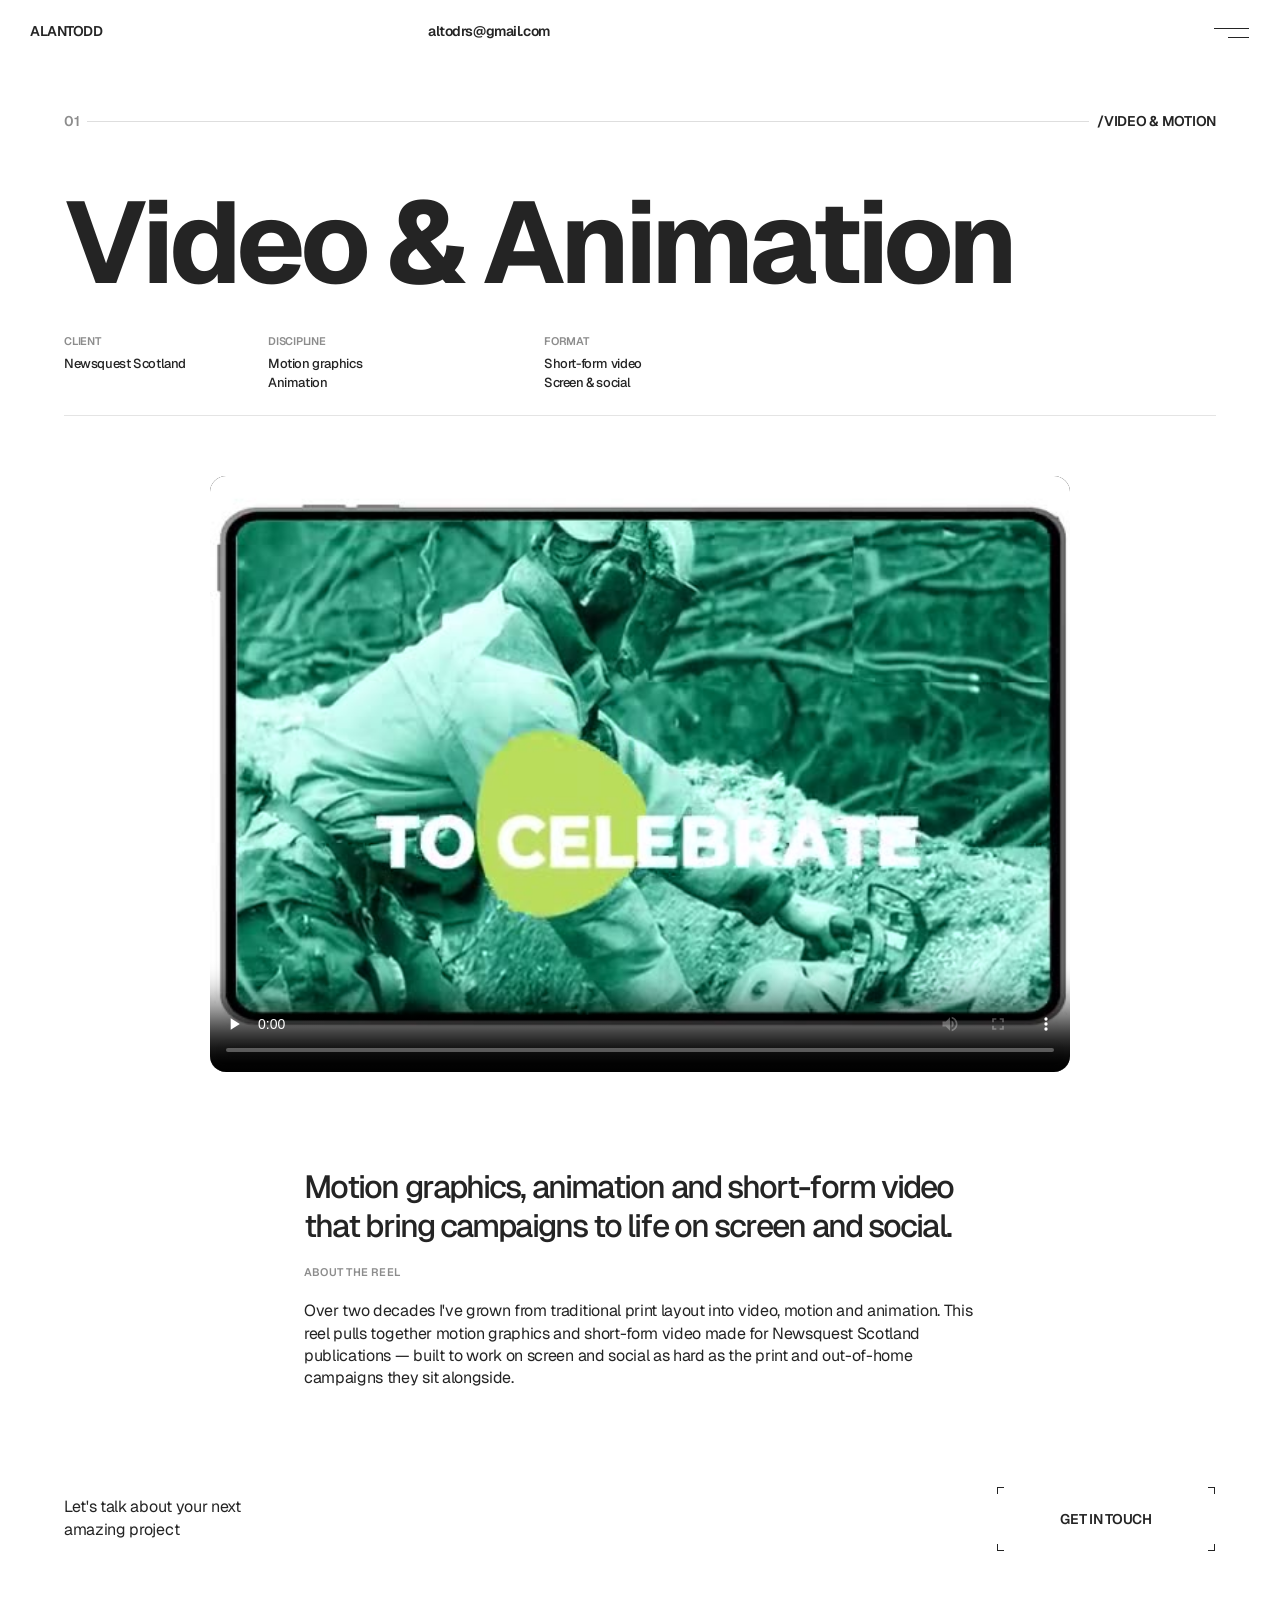
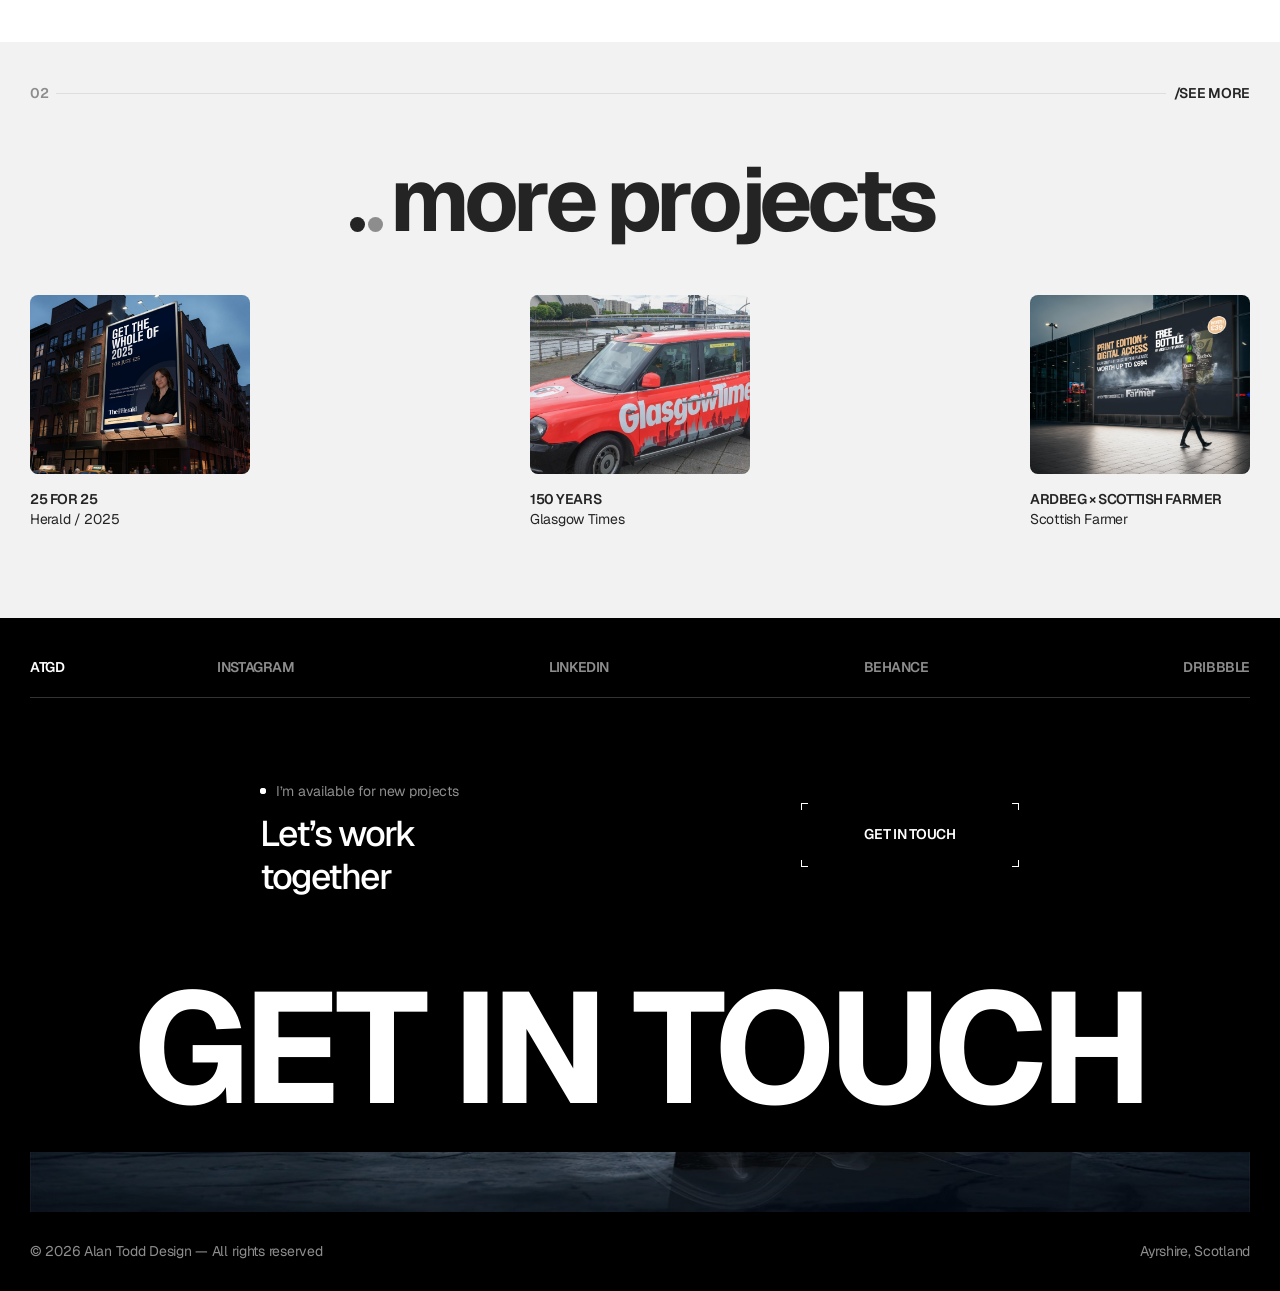
<file: video-animation.html>
<!DOCTYPE html>
<html lang="en">
<head>
  <meta charset="UTF-8" />
  <meta name="viewport" content="width=device-width, initial-scale=1.0" />
  <title>Video &amp; Animation — Alan Todd</title>
  <meta name="description" content="Motion graphics, animation and short-form video for Newsquest Scotland publications — a showreel by Alan Todd." />
  <link rel="icon" href="work/atgd_favicon.png" />
  <link rel="preconnect" href="https://fonts.googleapis.com" />
  <link rel="preconnect" href="https://fonts.gstatic.com" crossorigin />
  <link href="https://fonts.googleapis.com/css2?family=Geist:wght@400;500;600;700&family=Inter:wght@500&display=swap" rel="stylesheet" />
  <link rel="stylesheet" href="atgd.css?v=20261120c" />
</head>
<body class="page-project">

<!-- ══ TOP BAR ══ -->
<header class="site-nav site-nav--light">
  <div class="site-nav__id">
    <a class="t-nav site-nav__name link-line" href="index.html">AlanTodd</a>
    <a class="t-nav site-nav__email link-line" href="mailto:altodrs@gmail.com">altodrs@gmail.com</a>
  </div>
  <div class="site-nav__end">
    <button class="burger" type="button" data-menu-toggle aria-controls="menu" aria-expanded="false" aria-label="Open menu">
      <span></span><span></span>
    </button>
  </div>
</header>

<!-- ══ MENU OVERLAY ══ -->
<nav class="menu" id="menu" aria-label="Main">
  <div class="menu__head">
    <h2 class="menu__title t-display" style="--d:2">Online<br />Portfolio</h2>
  </div>
  <div class="menu__side">
    <ul class="menu__links">
      <li style="--d:1"><a class="menu__link" href="about.html"><span class="roll" data-roll>About me</span></a></li>
      <li style="--d:2"><a class="menu__link" href="index.html#work"><span class="roll" data-roll>Portfolio</span></a></li>
      <li style="--d:3"><a class="menu__link" href="index.html#services"><span class="roll" data-roll>Services</span></a></li>
      <li style="--d:4"><a class="menu__link" href="index.html#contact"><span class="roll" data-roll>Contact</span></a></li>
    </ul>
    <a class="btn-corners btn-corners--light" style="--d:5" href="mailto:altodrs@gmail.com"><span class="roll" data-roll>Get in touch</span></a>
  </div>
</nav>

<main id="main">

  <!-- ══ VIDEO & ANIMATION ══ -->
  <section class="section cm" aria-labelledby="project-title">
    <div class="cm-container">

      <div class="head-line">
        <span class="head-line__num">01</span>
        <span class="head-line__rule"></span>
        <span class="head-line__name">/video &amp; motion</span>
      </div>

      <header class="cm-head">
        <h1 class="cm-title" id="project-title" data-split>Video &amp; Animation</h1>
        <dl class="cm-meta reveal">
          <div><dt>Client</dt><dd>Newsquest Scotland</dd></div>
          <div><dt>Discipline</dt><dd>Motion graphics<br />Animation</dd></div>
          <div><dt>Format</dt><dd>Short-form video<br />Screen &amp; social</dd></div>
        </dl>
      </header>

      <div class="cm-flow">

        <figure class="cm-reel reveal">
          <video src="work/video/motion-reel.mp4" poster="work/video/motion-reel.jpg" controls playsinline preload="none" aria-label="Video and animation showreel"></video>
        </figure>

        <div class="cm-text cm-read">
          <h2 class="pr__title" data-split>Motion graphics, animation and short-form video that bring campaigns to life on screen and social.</h2>
          <p class="cm-text__label reveal">About the reel</p>
          <p class="t-body reveal">Over two decades I've grown from traditional print layout into video, motion and animation. This reel pulls together motion graphics and short-form video made for Newsquest Scotland publications — built to work on screen and social as hard as the print and out-of-home campaigns they sit alongside.</p>
        </div>

        <div class="cm-cta reveal">
          <p class="t-body">Let's talk about your next<br />amazing project</p>
          <a class="btn-corners" href="mailto:altodrs@gmail.com"><span class="roll" data-roll>Get in touch</span></a>
        </div>

      </div>
    </div>
  </section>

  <!-- ══ MORE PROJECTS ══ -->
  <section class="section section--surface more" aria-labelledby="more-title">
    <div class="head-line">
      <span class="head-line__num">02</span>
      <span class="head-line__rule"></span>
      <span class="head-line__name">/see more</span>
    </div>
    <div class="title-row more__header">
      <span class="dots reveal" aria-hidden="true"><i></i><i></i></span>
      <h2 class="principles__title" id="more-title" data-split>more projects</h2>
    </div>
    <div class="more__list">
      <a class="work-card work-card--tiny reveal" href="project-02.html">
        <div class="work-card__media"><img src="work/featured/herald-25for25.jpg" alt="The Herald 25 for £25 campaign billboard" loading="lazy" width="1800" height="1260" /></div>
        <div class="work-card__details">
          <h4 class="t-nav">25 for 25</h4>
          <p class="t-small">Herald / 2025</p>
        </div>
      </a>
      <a class="work-card work-card--tiny reveal" href="project-03.html" style="--delay:.1s">
        <div class="work-card__media"><img src="work/featured/glasgow-times-150.jpg" alt="Glasgow Times 150th anniversary taxi livery" loading="lazy" width="1200" height="630" /></div>
        <div class="work-card__details">
          <h4 class="t-nav">150 Years</h4>
          <p class="t-small">Glasgow Times</p>
        </div>
      </a>
      <a class="work-card work-card--tiny reveal" href="project-01.html" style="--delay:.2s">
        <div class="work-card__media"><img src="work/featured/ardbeg-scottish-farmer.jpg" alt="Ardbeg × Scottish Farmer billboard" loading="lazy" width="1500" height="1050" /></div>
        <div class="work-card__details">
          <h4 class="t-nav">Ardbeg × Scottish Farmer</h4>
          <p class="t-small">Scottish Farmer</p>
        </div>
      </a>
    </div>
  </section>

</main>

<!-- ══ FOOTER ══ -->
<footer class="footer" id="contact">
  <div class="footer__contacts">
    <div class="footer__top">
      <a class="t-nav footer__brand link-line" href="index.html#hero">atgd</a>
      <nav class="footer__social" aria-label="Social">
        <a class="t-nav" href="#">Instagram</a>
        <a class="t-nav" href="#">LinkedIn</a>
        <a class="t-nav" href="#">Behance</a>
        <a class="t-nav" href="#">Dribbble</a>
      </nav>
    </div>

    <div class="footer__cta">
      <div class="footer__cta-text reveal">
        <p class="t-small footer__status"><i class="footer__live" aria-hidden="true"></i>I’m available for new projects</p>
        <h3 class="pr__title">Let’s work<br />together</h3>
      </div>
      <a class="btn-corners btn-corners--light reveal" style="--delay:.1s" href="mailto:altodrs@gmail.com"><span class="roll" data-roll>Get in touch</span></a>
    </div>
  </div>

  <div class="footer__bottom">
    <p class="footer__giant" aria-hidden="true">Get in touch</p>
    <div class="footer__strip"><img src="work/hero-ardbeg.jpg" alt="" loading="lazy" /></div>
    <div class="footer__legal">
      <p class="t-small">© 2026 Alan Todd Design — All rights reserved</p>
      <p class="t-small">Ayrshire, Scotland</p>
    </div>
  </div>
</footer>

<script src="atgd.js?v=20261120a" defer></script>
</body>
</html>
</file>
<file: atgd.css>
/* ═══════════════════════════════════════════════════════════════
   ATGD — Design system & global styles
   Mirrors atgd.framer.website: Geist, monochrome, 30px gutters,
   90px section rhythm, Framer breakpoints (810 / 1200 / 1920).
   ═══════════════════════════════════════════════════════════════ */

/* ── 1. TOKENS ─────────────────────────────────────────────── */
:root {
  /* Colour */
  --white:   #ffffff;
  --surface: #f2f2f2;   /* alternate section fill */
  --line:    #dedede;   /* rules, rotated side labels */
  --muted:   #8d8d8d;   /* secondary text, numbering */
  --ink:     #242424;   /* primary text */
  --black:   #000000;   /* hero + footer */

  /* Type families */
  --font:  "Geist", "Inter", -apple-system, BlinkMacSystemFont, "Helvetica Neue", Arial, sans-serif;
  --font-clock: "Inter", var(--font);

  /* Type scale — desktop values, fluid down to Framer's phone sizes */
  --fs-display: clamp(60px, 6.95vw, 100px);   /* h1  “My work”            */
  --fs-title:   clamp(40px, 5.56vw, 80px);    /* h2  “/07”, “services”     */
  --fs-side:    clamp(60px, 6.95vw, 100px);   /* rotated side labels       */
  --fs-lead:    clamp(22px, 2.36vw, 34px);    /* h3  intro statement       */
  --fs-sub:     clamp(24px, 2.5vw, 36px);     /* list headings “AI-Driven Video” */
  --fs-body:    16px;
  --fs-small:   14px;
  --fs-nav:     14px;
  --fs-label:   11px;

  --lh-display: .8;
  --lh-lead:    1.2;
  --lh-body:    1.4;
  --lh-small:   1.3;
  --lh-label:   1.6;

  --ls-display: -.04em;
  --ls-side:    -.07em;
  --ls-lead:    -.06em;
  --ls-nav:     -.03em;
  --ls-text:    -.02em;

  /* Space */
  --gutter:      30px;
  --section-gap: 90px;
  --headline-pt: 40px;
  --sp-1: 4px;  --sp-2: 8px;  --sp-3: 16px; --sp-4: 24px;
  --sp-5: 30px; --sp-6: 40px; --sp-7: 60px; --sp-8: 90px;

  /* Shape */
  --radius-s: 8px;
  --radius-m: 16px;
  --dot: 15px;

  /* Motion — Framer's default ease + its soft spring approximation */
  --ease:        cubic-bezier(.44, 0, .56, 1);
  --ease-out:    cubic-bezier(.22, 1, .36, 1);
  --dur-fast:    .3s;
  --dur:         .6s;
  --dur-slow:    .9s;
}

@media (max-width: 1199.98px) {
  :root { --section-gap: 75px; }
}
@media (max-width: 809.98px) {
  :root {
    --section-gap: 60px;
    --fs-label: 12px;
    --lh-display: .9;
  }
}

/* ── 2. RESET & BASE ───────────────────────────────────────── */
*, *::before, *::after { margin: 0; padding: 0; box-sizing: border-box; }

html {
  -webkit-text-size-adjust: 100%;
  scroll-behavior: smooth;
}
@media (prefers-reduced-motion: reduce) {
  html { scroll-behavior: auto; }
}

body {
  font-family: var(--font);
  font-size: var(--fs-body);
  line-height: var(--lh-body);
  letter-spacing: var(--ls-text);
  color: var(--ink);
  background: var(--white);
  -webkit-font-smoothing: antialiased;
  -moz-osx-font-smoothing: grayscale;
  text-rendering: optimizeLegibility;
  overflow-x: hidden;
}

img, video, svg { display: block; max-width: 100%; }
img, video { height: auto; }
a { color: inherit; text-decoration: none; }
button { font: inherit; color: inherit; background: none; border: 0; cursor: pointer; }
ul, ol { list-style: none; }
h1, h2, h3, h4, h5, h6 { font-weight: inherit; font-size: inherit; }

::selection { background: var(--ink); color: var(--white); }

:focus-visible { outline: 1px solid var(--ink); outline-offset: 4px; }

/* ── 3. TYPOGRAPHY ─────────────────────────────────────────── */
.t-display {                       /* “My work” */
  font-size: var(--fs-display);
  font-weight: 700;
  line-height: var(--lh-display);
  letter-spacing: var(--ls-display);
}
.t-title {                         /* “/07”, “services”, “work principles” */
  font-size: var(--fs-title);
  font-weight: 700;
  line-height: var(--lh-display);
  letter-spacing: var(--ls-display);
}
.t-lead {                          /* intro statement */
  font-size: var(--fs-lead);
  font-weight: 500;
  line-height: var(--lh-lead);
  letter-spacing: var(--ls-lead);
}
.t-sub {
  font-size: var(--fs-sub);
  font-weight: 500;
  line-height: 1.1;
  letter-spacing: -.04em;
}
.t-nav {                           /* top bar, “/Worked with” */
  font-size: var(--fs-nav);
  font-weight: 600;
  line-height: 1.4;
  letter-spacing: var(--ls-nav);
  text-transform: uppercase;
}
.t-label {                         /* “SELECTED PROJECTS”, card titles */
  font-size: var(--fs-label);
  font-weight: 600;
  line-height: var(--lh-label);
  letter-spacing: var(--ls-text);
  text-transform: uppercase;
}
.t-body  { font-size: var(--fs-body);  line-height: var(--lh-body);  letter-spacing: var(--ls-text); }
.t-small { font-size: var(--fs-small); line-height: var(--lh-small); letter-spacing: var(--ls-text); }

.c-muted { color: var(--muted); }
.c-line  { color: var(--line); }
.c-white { color: var(--white); }

/* ── 4. LAYOUT PRIMITIVES ──────────────────────────────────── */
.section {
  position: relative;
  display: flex;
  flex-direction: column;
  gap: var(--section-gap);
  padding: 0 var(--gutter) var(--section-gap);
  background: var(--white);
}
.section--surface { background: var(--surface); }
.section--dark    { background: var(--black); color: var(--white); }

/* Content column that leaves room for the rotated side label */
.with-side {
  display: grid;
  grid-template-columns: 80px 1fr;
  column-gap: clamp(60px, 13vw, 220px);
}
@media (max-width: 1199.98px) {
  .with-side { column-gap: 60px; }
}
@media (max-width: 809.98px) {
  .with-side { grid-template-columns: 1fr; }
}

.rule { height: 1px; background: var(--line); border: 0; width: 100%; }

/* ── 5. SHARED COMPONENTS ──────────────────────────────────── */

/* 5a. Section head-line:  01 ───────────────── /introduction */
.head-line {
  display: flex;
  align-items: center;
  gap: var(--sp-2);
  padding-top: var(--headline-pt);
  font-size: var(--fs-small);
  font-weight: 600;
  line-height: 1.6;
  letter-spacing: var(--ls-text);
  text-transform: uppercase;
}
.head-line__num  { color: var(--muted); }
.head-line__rule {
  flex: 1;
  height: 1px;
  background: var(--line);
  transform-origin: left center;
}
.head-line__name { color: var(--ink); }
.section--dark .head-line__name { color: var(--white); }
.section--dark .head-line__rule { background: rgba(255,255,255,.18); }

/* 5b. Rotated side label: “/about me”, “featured”, “what i do” */
.side-label {
  position: sticky;
  top: var(--sp-8);
  align-self: start;
  width: 80px;
  writing-mode: vertical-rl;
  transform: rotate(180deg);
  font-size: var(--fs-side);
  font-weight: 700;
  line-height: .8;
  letter-spacing: var(--ls-side);
  color: var(--line);
  white-space: nowrap;
  user-select: none;
}
@media (max-width: 809.98px) {
  .side-label { display: none; }
}

/* 5c. Heading dots “..” that precede section titles */
.dots {
  display: inline-flex;
  gap: 3px;
  padding: 3px;
  vertical-align: baseline;
}
.dots i {
  width: var(--dot); height: var(--dot);
  border-radius: 50%;
  background: var(--ink);
}
.dots i + i { background: var(--muted); }
.section--dark .dots i:first-child { background: var(--white); }

.title-row { display: flex; align-items: flex-end; gap: 4px; }

/* 5d. Corner-bracket button with rolling label */
.btn-corners {
  --btn-h: 66px;
  position: relative;
  display: inline-flex;
  align-items: center;
  justify-content: center;
  width: 220px;
  height: var(--btn-h);
  color: var(--ink);
  font-size: var(--fs-small);
  font-weight: 600;
  line-height: 1.6;
  letter-spacing: var(--ls-text);
  text-transform: uppercase;
}
.btn-corners::before,
.btn-corners::after {           /* four 7px corner ticks */
  --c: linear-gradient(currentColor, currentColor);
  content: "";
  position: absolute;
  top: 1px; bottom: 1px;
  width: 7px;
  background-repeat: no-repeat;
  transition: transform var(--dur-fast) var(--ease-out);
}
.btn-corners::before {
  left: 1px;
  background-image: var(--c), var(--c), var(--c), var(--c);
  background-size: 7px 1px, 1px 7px, 7px 1px, 1px 7px;
  background-position: left top, left top, left bottom, left bottom;
}
.btn-corners::after {
  right: 1px;
  background-image: var(--c), var(--c), var(--c), var(--c);
  background-size: 7px 1px, 1px 7px, 7px 1px, 1px 7px;
  background-position: right top, right top, right bottom, right bottom;
}
.btn-corners:hover::before { transform: translateX(6px); }
.btn-corners:hover::after  { transform: translateX(-6px); }

.roll {                          /* label that rolls upward on hover */
  position: relative;
  display: inline-block;
  height: 1.6em;
  overflow: hidden;
}
.roll > span {
  display: block;
  transition: transform var(--dur) var(--ease-out);
}
.roll > span + span { position: absolute; top: 100%; left: 0; }
a:hover .roll > span,
button:hover .roll > span,
.roll:hover > span { transform: translateY(-100%); }

.btn-corners--light { color: var(--white); }

/* 5e. Underline link (nav, socials) */
.link-line {
  position: relative;
  display: inline-block;
}
.link-line::after {
  content: "";
  position: absolute;
  left: 0; right: 0; bottom: -1px;
  height: 1px;
  background: currentColor;
  transform: scaleX(0);
  transform-origin: right center;
  transition: transform var(--dur) var(--ease-out);
}
.link-line:hover::after { transform: scaleX(1); transform-origin: left center; }

/* 5f. Media frame — rounded, zoom on hover */
.media {
  position: relative;
  overflow: hidden;
  border-radius: var(--radius-s);
  background: var(--line);
}
.media > img,
.media > video {
  width: 100%; height: 100%;
  object-fit: cover;
  transition: transform var(--dur-slow) var(--ease-out);
}
a:hover > .media > img,
a:hover > .media > video,
.media:hover > img,
.media:hover > video { transform: scale(1.04); }
.media--lg { border-radius: var(--radius-m); }

/* 5g. Live clock */
.clock {
  font-family: var(--font-clock);
  font-size: 16px;
  font-weight: 500;
  line-height: 1;
  letter-spacing: .05em;
  font-variant-numeric: tabular-nums;
}

/* ── 6. MOTION ─────────────────────────────────────────────── */

/* 6a. Appear: fade + rise + de-blur (Framer “Appear” effect) */
.reveal {
  opacity: 0;
  transform: translateY(40px);
  filter: blur(6px);
  transition:
    opacity   var(--dur-slow) var(--ease-out),
    transform var(--dur-slow) var(--ease-out),
    filter    var(--dur-slow) var(--ease-out);
  transition-delay: var(--delay, 0s);
}
.reveal.is-in { opacity: 1; transform: none; filter: none; }

/* 6b. Rule draw-in for head-lines */
.head-line .head-line__rule { transform: scaleX(0); transition: transform 1.2s var(--ease-out); }
.head-line.is-in .head-line__rule { transform: scaleX(1); }

/* 6c. Split text: per-character rise (intro statement, big titles) */
.split .ch {
  display: inline-block;
  opacity: 0;
  transform: translateY(.35em);
  filter: blur(4px);
  transition:
    opacity   .7s var(--ease-out),
    transform .7s var(--ease-out),
    filter    .7s var(--ease-out);
  transition-delay: min(calc(var(--i) * 8ms), .6s);
}
.split .w { display: inline-block; white-space: nowrap; }
.split.is-in .ch { opacity: 1; transform: none; filter: none; }

/* 6d. Marquee (logo strip, “GET IN TOUCH”) */
.marquee { overflow: hidden; display: flex; }
.marquee__track {
  display: flex;
  flex-shrink: 0;
  align-items: center;
  gap: var(--marquee-gap, 60px);
  padding-right: var(--marquee-gap, 60px);
  animation: marquee var(--marquee-dur, 30s) linear infinite;
}
.marquee:hover .marquee__track { animation-play-state: paused; }
@keyframes marquee { to { transform: translateX(-100%); } }

@media (prefers-reduced-motion: reduce) {
  .reveal, .split .ch, .head-line .head-line__rule {
    opacity: 1; transform: none; filter: none; transition: none;
  }
  .marquee__track { animation: none; }
}

/* ── 7. UTILITIES ──────────────────────────────────────────── */
.sr-only {
  position: absolute; width: 1px; height: 1px;
  overflow: hidden; clip: rect(0 0 0 0); white-space: nowrap;
}
.hide-mobile  { }
.show-mobile  { display: none; }
@media (max-width: 809.98px) {
  .hide-mobile { display: none; }
  .show-mobile { display: revert; }
}

/* ═══════════════════════════════════════════════════════════════
   SECTIONS
   ═══════════════════════════════════════════════════════════════ */

/* ── S1. TOP BAR ───────────────────────────────────────────── */
.site-nav {
  position: absolute;
  top: 0; left: 0; right: 0;
  z-index: 60;
  display: flex;
  align-items: center;
  height: 64px;
  color: var(--white);
}
.site-nav__id {
  display: flex;
  justify-content: space-between;
  align-items: center;
  width: 45.3%;
  padding: 21px var(--gutter);
}
.site-nav__name  { color: var(--surface); }
.site-nav__email { text-transform: lowercase; }
.site-nav__end {
  flex: 1;
  display: flex;
  justify-content: flex-end;
  padding-right: var(--gutter);
}

/* Burger: 35px + 21px lines → shallow X */
.burger {
  position: relative;
  width: 37px;
  height: 11px;
  margin: -12px -4px;       /* larger hit area without moving the icon */
  padding: 12px 4px;
  box-sizing: content-box;
}
.burger span {
  position: absolute;
  right: 5px;
  height: 1px;
  background: currentColor;
  transition: transform var(--dur) var(--ease-out), width var(--dur) var(--ease-out), top var(--dur) var(--ease-out);
}
.burger span:nth-child(1) { top: 13px; width: 35px; }
.burger span:nth-child(2) { top: 22px; width: 21px; }
.burger:hover span:nth-child(2) { width: 35px; }
.is-menu-open .burger span { top: 17.5px; width: 36px; }
.is-menu-open .burger span:nth-child(1) { transform: rotate(15deg); }
.is-menu-open .burger span:nth-child(2) { transform: rotate(-15deg); }

@media (max-width: 809.98px) {
  .site-nav { align-items: flex-start; height: auto; }
  .site-nav__id {
    width: auto;
    flex-direction: column;
    align-items: flex-start;
    padding: 20px var(--gutter);
  }
  .site-nav__end { padding-top: 24px; }
}

/* ── S2. MENU OVERLAY ──────────────────────────────────────── */
.menu {
  position: fixed;
  inset: 0;
  z-index: 50;
  display: flex;
  justify-content: space-between;
  align-items: flex-end;
  gap: var(--sp-6);
  padding: 124px var(--gutter) 36px;
  background: rgba(0, 0, 0, .95);
  color: var(--white);
  opacity: 0;
  visibility: hidden;
  transition: opacity var(--dur) var(--ease), visibility 0s linear var(--dur);
}
.is-menu-open .menu {
  opacity: 1;
  visibility: visible;
  transition: opacity var(--dur) var(--ease), visibility 0s;
}
.is-menu-open { overflow: hidden; }

.menu__head {
  display: flex;
  align-items: flex-end;
  gap: var(--sp-6);
  height: 100%;
}
.menu__title { white-space: nowrap; letter-spacing: var(--ls-side); }

.menu__side {
  display: flex;
  flex-direction: column;
  gap: var(--sp-6);
  width: 220px;
}
.menu__links { display: flex; flex-direction: column; gap: 3px; }
.menu__link {
  display: block;
  font-size: 40px;
  font-weight: 500;
  line-height: 1.2;
  letter-spacing: -.06em;
}
.menu__link .roll { display: block; height: 1.2em; }

/* Stagger the menu contents in */
.menu__title, .menu__links li, .menu__side .btn-corners {
  opacity: 0;
  transform: translateY(30px);
  transition: opacity var(--dur) var(--ease-out), transform var(--dur-slow) var(--ease-out);
}
.is-menu-open .menu__title,
.is-menu-open .menu__links li,
.is-menu-open .menu__side .btn-corners {
  opacity: 1;
  transform: none;
  transition-delay: calc(.12s + var(--d, 0) * 60ms);
}

@media (max-width: 1199.98px) {
  }
@media (max-width: 809.98px) {
  .menu {
    flex-direction: column;
    justify-content: flex-start;
    align-items: stretch;
    padding: 110px var(--gutter) 40px;
  }
  .menu__head { display: none; }
  .menu__side { width: 100%; gap: var(--sp-7); }
  .menu__links { gap: 31px; }
  .menu__link { font-size: 22px; letter-spacing: -.04em; }
}

/* ── S3. HERO ──────────────────────────────────────────────── */
.hero {
  position: relative;
  display: flex;
  flex-direction: column;
  justify-content: space-between;
  min-height: 100vh;
  min-height: 100svh;
  padding: 90px var(--gutter) 30px;
  background: var(--black);
  color: var(--white);
  overflow: hidden;
  isolation: isolate;
}
.hero__bg {
  position: absolute;
  inset: 0;
  z-index: -1;
}
.hero__bg img {
  width: 100%; height: 100%;
  object-fit: cover;
  object-position: 50% 50%;
  transform: scale(1.08);
  transition: transform 2.4s var(--ease-out);
}
.is-loaded .hero__bg img { transform: none; }

.hero__top {
  display: flex;
  justify-content: space-between;
  align-items: flex-start;
}
.hero__role { color: var(--line); max-width: 6em; }
.hero__place {
  display: flex;
  flex-direction: column;
  align-items: center;
}
.hero__place .t-nav { color: var(--line); }
.hero__place .clock { color: var(--white); }

.hero__bottom { display: flex; flex-direction: column; gap: 6px; }
.hero__slogan {
  display: flex;
  align-items: flex-start;
  gap: var(--sp-7);
}
.hero__count { display: flex; flex-direction: column; gap: 10px; flex-shrink: 0; }
.hero__num {
  font-size: clamp(40px, 6.95vw, 100px);
  font-weight: 700;
  line-height: .8;
  letter-spacing: var(--ls-side);
}
.hero__count .t-label { font-size: var(--fs-small); }
.hero__title {
  font-size: clamp(60px, 11.8vw, 170px);
  font-weight: 700;
  line-height: .8;
  letter-spacing: -.04em;
  text-transform: uppercase;
}
.hero__rule {
  height: 1px;
  background: var(--white);
  opacity: .3;
  transform-origin: left center;
}
.hero__links {
  display: flex;
  justify-content: space-between;
  align-items: center;
  padding-top: 3px;
}
.hero__social { display: flex; gap: 23px; }
.hero__social a { color: var(--muted); transition: color var(--dur-fast) var(--ease); }
.hero__social a:hover { color: var(--white); }

/* Load-in sequence (hero is above the fold, so it plays on load not on scroll) */
.hero [data-load] {
  opacity: 0;
  transform: translateY(24px);
  transition: opacity 1s var(--ease-out), transform 1s var(--ease-out);
  transition-delay: calc(var(--d, 0) * 120ms + .2s);
}
.hero .hero__rule[data-load] { transform: scaleX(0); transition-duration: 1.4s; }
.is-loaded .hero [data-load] { opacity: 1; transform: none; }

@media (max-width: 809.98px) {
  .hero__slogan { flex-direction: column; align-items: stretch; gap: 25px; }
  .hero__count { align-items: flex-end; text-align: right; }
  .hero__num { letter-spacing: var(--ls-display); }
  .hero__count .t-label { font-size: var(--fs-label); }
  .hero__title { line-height: .9; }
  .hero__place { align-items: flex-end; }
}

@media (prefers-reduced-motion: reduce) {
  .hero [data-load], .hero__bg img,
  .menu__title, .menu__links li, .menu__side .btn-corners {
    opacity: 1; transform: none; transition: none;
  }
}

/* ── S4. INTRODUCTION ──────────────────────────────────────── */
.side-label--abs {
  position: absolute;
  top: 0; left: 0;
}

.intro__body {
  position: relative;
  display: flex;
  flex-direction: column;
  gap: var(--sp-7);
  padding-left: 230px;
}
.intro__lead { padding-right: var(--gutter); }

.intro__row {
  display: flex;
  align-items: center;
  gap: 20px;
}
.intro__me {
  display: flex;
  align-items: center;
  gap: 20px;
}
.intro__bio { width: 394px; }
.intro__bio strong { font-weight: 700; }

.intro__clients {
  display: flex;
  align-items: center;
  gap: var(--sp-6);
  height: 81px;
  margin-top: calc(var(--section-gap) - var(--sp-7));
  border-top: 1px solid var(--line);
}
.intro__clients-label { flex-shrink: 0; white-space: nowrap; }
.intro__logos {
  flex: 1;
  height: 80px;
  -webkit-mask-image: linear-gradient(to right, transparent 0%, #000 50%, transparent 100%);
          mask-image: linear-gradient(to right, transparent 0%, #000 50%, transparent 100%);
}
.intro__logos li {
  display: flex;
  align-items: center;
  width: 80px;
  height: 80px;
}
.intro__logos img {
  width: 100%;
  max-height: 100%;
  object-fit: contain;
  filter: grayscale(1) contrast(.9);
  opacity: .75;
}

@media (max-width: 1199.98px) {
  .intro__body { padding-left: 140px; }
  .intro__row { flex-direction: column; align-items: flex-start; gap: var(--sp-6); }
  .intro__bio { width: auto; max-width: 394px; }
}
@media (max-width: 809.98px) {
  .intro__body { padding-left: 0; gap: var(--sp-6); }
  .intro__lead { padding-right: 0; }
  .intro__row,
  .intro__me { flex-direction: column; align-items: center; }
  .intro__row { gap: var(--sp-6); }
  .intro__me { gap: 25px; align-self: stretch; }
  .intro__bio { width: auto; }
  .intro__clients { margin-top: 0; }
  .intro__clients-label { display: none; }
}

/* ── S5. FEATURED WORK ─────────────────────────────────────── */
.work__body {
  position: relative;
  display: flex;
  flex-direction: column;
  gap: var(--sp-6);
  padding-left: 230px;
}
.work__side { top: 493px; }

.work__header {
  display: flex;
  align-items: flex-end;
  gap: 10px;
}
.work__title {
  font-size: clamp(60px, 9.72vw, 140px);
  font-weight: 700;
  line-height: .8;
  letter-spacing: -.04em;
}

.work__list {
  display: flex;
  flex-direction: column;
  gap: 45px;
}
.work-card {
  display: flex;
  flex-direction: column;
  gap: var(--sp-3);
  cursor: pointer;
}
.work-card__media {
  position: relative;
  overflow: hidden;
  aspect-ratio: 1135 / 643;
  border-radius: var(--radius-s);
  background: var(--line);
  transition: transform var(--dur) var(--ease-out);
}
.work-card__media img,
.work-card__media video {
  width: 100%; height: 100%;
  object-fit: cover;
  display: block;
}
.work-card:hover .work-card__media { transform: scale(1.02); }
.work-card__name {
  font-size: var(--fs-small);
  font-weight: 600;
  line-height: 1.6;
  letter-spacing: var(--ls-text);
  text-transform: uppercase;
}

@media (max-width: 1199.98px) {
  .work__body { padding-left: 140px; }
  .work__side { top: 340px; }
}
@media (max-width: 809.98px) {
  .work__body { padding-left: 0; }
  .work__header { flex-direction: column; align-items: center; gap: 10px; }
  .work__list { gap: var(--sp-6); }
  .work-card__media { aspect-ratio: 330 / 247; }
  .work-card__details { padding-top: 0; }
}

/* ── S6. WORK PRINCIPLES ───────────────────────────────────── */
.principles {
  position: relative;
  display: flex;
  flex-direction: column;
  gap: 40px;
  padding-left: 230px;
}
.principles__side { top: 125px; }
.principles__header { gap: 10px; }
.principles__title {
  font-size: clamp(40px, 6.95vw, 100px);
  font-weight: 700;
  line-height: .8;
  letter-spacing: var(--ls-side);
}

.principles__intro {
  display: flex;
  align-items: flex-start;
  gap: 259px;
  margin-bottom: 5px;
}
.principles__sub { flex-shrink: 0; width: 200px; padding-top: 8px; }
.principles__lead {
  max-width: 676px;
  font-size: clamp(22px, 2.78vw, 40px);
  font-weight: 500;
  line-height: 1.2;
  letter-spacing: -.06em;
}

.bento { display: flex; flex-direction: column; gap: 10px; }
.bento__row { display: flex; gap: 10px; }
.bento__row--top { height: 372px; }
.bento__row--top > .pr { flex: 1; }
.bento__row--bottom { height: 251px; }
.bento__pair { flex: 795; display: flex; gap: 10px; }
.bento__pair > .pr { flex: 1; }
.bento__stack { flex: 331; display: flex; flex-direction: column; gap: 10px; }
.bento__stack > .pr--clock { flex: none; height: 148px; }
.bento__stack > .pr--white { flex: none; height: 93px; }

/* Panel */
.pr {
  position: relative;
  display: flex;
  flex-direction: column;
  padding: 30px;
  overflow: hidden;
  border-radius: var(--radius-s);
  isolation: isolate;
}
.pr__tex {
  position: absolute;
  inset: 0;
  z-index: -1;
  width: 100%; height: 100%;
  object-fit: cover;
  transition: transform 1.2s var(--ease-out);
}
.pr:hover .pr__tex { transform: scale(1.06); }
.pr__dot {
  position: absolute;
  top: 10px; right: 10px;
  width: 5px; height: 5px;
  border-radius: 50%;
  background: currentColor;
  opacity: .6;
}
.pr__title {
  font-size: clamp(22px, 2.78vw, 40px);
  font-weight: 500;
  line-height: 1.2;
  letter-spacing: -.06em;
}

.pr--dark  { background: var(--ink); color: var(--white); }
.pr--dark .pr__tex { filter: invert(1); opacity: .32; }
.pr--light { background: var(--white); color: var(--ink); }
.pr--light .pr__tex { opacity: .55; }
.pr--white { background: var(--white); color: var(--ink); }
.pr--glow  { background: radial-gradient(50% 50%, var(--surface) 0%, var(--white) 100%); color: var(--ink); }

.pr--center { justify-content: center; align-items: center; text-align: center; }
.pr--center .pr__text { display: flex; flex-direction: column; gap: 13px; }
.pr--split  { justify-content: space-between; align-items: flex-start; }
.pr--split .t-small { max-width: 420px; }
.pr--foot   { justify-content: flex-end; gap: 8px; }
.pr--glow   { gap: 22px; }

.pr__tools { display: flex; gap: 10px; }
.pr__tools span {
  display: grid;
  place-items: center;
  width: 30px; height: 30px;
  border-radius: 6px;
  background: var(--ink);
  color: var(--white);
  font-size: 12px;
  font-weight: 600;
  letter-spacing: 0;
  transition: transform var(--dur-fast) var(--ease-out);
}
.pr--glow:hover .pr__tools span { transform: translateY(-3px); }
.pr--glow:hover .pr__tools span:nth-child(2) { transition-delay: 40ms; }
.pr--glow:hover .pr__tools span:nth-child(3) { transition-delay: 80ms; }
.pr--glow:hover .pr__tools span:nth-child(4) { transition-delay: 120ms; }

.pr--clock { padding: 20px; justify-content: space-between; }
.pr--clock .t-small { max-width: 181px; }
.pr--clock .clock { color: var(--white); }

.pr--inline { flex-direction: row; align-items: center; gap: 11px; padding: 20px; }
.pr__mark {
  font-size: 40px;
  font-weight: 500;
  line-height: 1.2;
  letter-spacing: -.06em;
  color: var(--line);
}

@media (max-width: 1199.98px) {
  .principles { padding-left: 140px; }
  .principles__intro { gap: 60px; }
  .bento__row--bottom { height: auto; flex-direction: column; }
  .bento__pair { flex: none; height: 251px; }
  .bento__stack { flex: none; flex-direction: row; }
  .bento__stack > .pr--clock,
  .bento__stack > .pr--white { flex: 1; height: auto; min-height: 120px; }
}
@media (max-width: 809.98px) {
  .principles { padding-left: 0; gap: 20px; }
  .principles__header { flex-direction: column; align-items: center; }
  .principles__title { letter-spacing: var(--ls-display); text-align: center; }
  .principles__intro {
    flex-direction: column;
    align-items: center;
    gap: 25px;
    margin-bottom: 25px;
    text-align: center;
  }
  .principles__lead { max-width: none; }
  .bento__row--top { height: auto; flex-direction: column; }
  .bento__row--top > .pr { height: 372px; flex: none; }
  .bento__pair { height: auto; flex-direction: column; }
  .bento__stack > .pr--clock,
  .bento__stack > .pr--white { min-height: 0; }
  .bento__pair > .pr { height: 251px; flex: none; }
  .bento__stack { flex-direction: column; }
  .bento__stack > .pr--clock { height: 148px; flex: none; }
  .bento__stack > .pr--white { height: 93px; flex: none; }
}

/* ── S7. LATEST PORTFOLIO ──────────────────────────────────── */
.latest__body {
  position: relative;
  display: flex;
  flex-direction: column;
  gap: var(--sp-7);
  padding-left: 230px;
}
.latest__side { top: 125px; }
.latest__line { display: flex; }
.latest__line > .work-card:not(.work-card--tiny):not(.work-card--reel) { flex: 1; }
.latest__line--split { justify-content: space-between; align-items: flex-start; }

.work-card--static { cursor: default; }
.work-card--medium { width: 660px; max-width: 60%; }
.work-card--medium .work-card__media { aspect-ratio: 660 / 453; }
.work-card--reel { width: 460px; max-width: 100%; }
.work-card--reel .work-card__media { aspect-ratio: 600 / 416; }
.work-card--tiny { width: 220px; flex-shrink: 0; }
.work-card--tiny .work-card__media { aspect-ratio: 220 / 179; }
.work-card--reel-tiny .work-card__media { aspect-ratio: 600 / 416; }
.work-card--tiny .work-card__details { display: flex; flex-direction: column; }

/* ── S8. SERVICES ──────────────────────────────────────────── */
.services {
  position: relative;
  display: flex;
  flex-direction: column;
  gap: 45px;
  padding-left: 230px;
}
.services__side { top: 235px; }
.services__list { display: flex; flex-direction: column; gap: 40px; }
.service {
  display: flex;
  justify-content: space-between;
  gap: 10px;
  min-height: 299px;
  padding-top: 20px;
  border-bottom: 1px solid var(--line);
}
.service__text {
  display: flex;
  flex-direction: column;
  gap: 20px;
  max-width: 675px;
}
.service__text .t-body { max-width: 450px; }
.service__work { display: flex; gap: 10px; align-items: flex-start; }

@media (max-width: 1199.98px) {
  .latest__body, .services { padding-left: 140px; }
  .service { flex-direction: column; gap: 30px; padding-bottom: 30px; }
}
@media (max-width: 809.98px) {
  .latest__body { padding-left: 0; gap: 40px; }
  .latest__line,
  .latest__line--split { flex-direction: column; gap: 40px; }
  .work-card--medium,
  .latest .work-card--tiny { width: 100%; max-width: none; }
  .work-card--medium .work-card__media,
  .latest .work-card--tiny .work-card__media { aspect-ratio: 330 / 247; }
  .latest__cta { display: flex; justify-content: center; }

  .services { padding-left: 0; gap: 40px; }
  .service { min-height: 0; gap: 25px; padding-bottom: 45px; }
  .service__text .t-body { max-width: 290px; }
  .service__work { flex-direction: column; }
}

/* ── S9. ABOUT · FACTS · PRESS ─────────────────────────────── */
.about__top { display: flex; flex-direction: column; gap: var(--sp-7); }
.about__me { position: relative; }
.about__side { top: 243px; }

.about__stats {
  position: absolute;
  top: 0; left: 0;
  width: 220px;
}
.about__stats li { display: flex; align-items: center; gap: 8px; height: 34.5px; }
.about__stat-num {
  min-width: 69px;
  padding: 6px 8px;
  font-size: var(--fs-small);
  font-weight: 600;
  line-height: 1.6;
  letter-spacing: var(--ls-text);
  text-transform: uppercase;
}

.about__text {
  display: flex;
  justify-content: space-between;
  gap: 20px;
  padding-left: 230px;
}
.about__copy {
  display: flex;
  flex-direction: column;
  gap: 45px;
  max-width: 871px;
}
.about__social { display: flex; gap: 20px; }
.about__social a { color: var(--muted); transition: color var(--dur-fast) var(--ease); }
.about__social a:hover { color: var(--ink); }

/* Facts grid */
.facts {
  display: grid;
  grid-template-columns: 1fr 1fr;
  margin-left: 230px;
}
.facts__cell {
  display: flex;
  align-items: flex-end;
  min-height: 178px;
  border-top: 1px solid var(--line);
}
.facts__cell--title { padding-bottom: 8px; }
.facts__cell--low { min-height: 167px; padding-top: 83px; align-items: flex-start; }
.facts__cell--side { border-left: 1px solid var(--line); }
.facts__cell--base { border-bottom: 1px solid var(--line); }

.fact { display: flex; align-items: center; gap: 15px; }
.fact__num {
  padding-left: 10px;
  font-size: 82px;
  font-weight: 700;
  line-height: 1;
  font-variant-numeric: tabular-nums;
}
.fact__meta { display: flex; flex-direction: column; gap: 15px; }
.fact__dot {
  position: relative;
  width: 28px; height: 28px;
}
.fact__dot::before,
.fact__dot::after {
  content: "";
  position: absolute;
  top: 50%; left: 50%;
  width: 15px; height: 15px;
  margin: -7.5px 0 0 -7.5px;
  border-radius: 50%;
  background: var(--muted);
}
.fact__dot::after { animation: pulse 2.4s var(--ease-out) infinite; }
@keyframes pulse {
  from { transform: scale(1); opacity: .5; }
  to   { transform: scale(1.9); opacity: 0; }
}

/* Press */
.press {
  display: grid;
  grid-template-columns: 1fr 1fr;
  gap: 10px;
  padding-left: 230px;
}
.press__card { display: flex; flex-direction: column; gap: 10px; }
.press__media { height: 337px; }
.press__text { display: flex; flex-direction: column; gap: 10px; }

@media (max-width: 1199.98px) {
  .about__stats { display: none; }
  .about__text, .press { padding-left: 140px; }
  .facts { margin-left: 140px; }
    .fact__num { font-size: 64px; }
}
@media (max-width: 809.98px) {
  .about__text { flex-direction: column; align-items: center; gap: 42px; padding-left: 0; }
  .about__copy { gap: 25px; }
    .facts { grid-template-columns: 1fr; margin-left: 0; }
  .facts__cell--side { border-left: 0; }
  .facts__cell--low { min-height: 0; padding: 83px 0 0; }
  .fact__num { font-size: 82px; }
  .press { grid-template-columns: 1fr; gap: 40px; padding-left: 0; }
}
@media (prefers-reduced-motion: reduce) {
  .fact__dot::after { animation: none; }
}

/* ── S10. FAQ ──────────────────────────────────────────────── */
.faq__body {
  position: relative;
  display: flex;
  flex-direction: column;
  gap: 40px;
  padding-left: 230px;
}
.faq__side { top: 70px; }

.faq__list { display: flex; flex-direction: column; gap: 16px; }
.faq__item { border-bottom: 1px solid var(--line); padding-bottom: 2px; }
.faq__q button {
  display: flex;
  justify-content: space-between;
  align-items: center;
  gap: 20px;
  width: 100%;
  padding: 11px 0;
  text-align: left;
  color: var(--ink);
}
.faq__dot {
  flex-shrink: 0;
  width: 13px; height: 13px;
  border-radius: 50%;
  background: var(--line);
  transition: background var(--dur-fast) var(--ease), transform var(--dur) var(--ease-out);
}
.faq__q button:hover .faq__dot { background: var(--muted); }
.faq__q button[aria-expanded="true"] .faq__dot { background: var(--ink); transform: scale(1.15); }

.faq__a {
  display: grid;
  grid-template-rows: 0fr;
  transition: grid-template-rows var(--dur) var(--ease-out);
}
.faq__a > .faq__a-inner { overflow: hidden; }
.faq__item.is-open .faq__a { grid-template-rows: 1fr; }
.faq__a-inner {
  display: flex;
  justify-content: space-between;
  align-items: flex-start;
  gap: 30px;
}
.faq__a-inner .t-body { max-width: 650px; padding: 4px 0 13px; }
.faq__num {
  font-size: var(--fs-display);
  font-weight: 700;
  line-height: .8;
  letter-spacing: var(--ls-side);
  color: var(--line);
  opacity: 0;
  transform: translateY(20px);
  transition: opacity var(--dur) var(--ease-out), transform var(--dur) var(--ease-out);
}
.faq__item.is-open .faq__num { opacity: 1; transform: none; transition-delay: .1s; }

.faq__cta {
  display: flex;
  justify-content: space-between;
  align-items: flex-end;
  margin-top: 0;
}
.faq__cta-text { display: flex; flex-direction: column; gap: 20px; max-width: 450px; }

/* ── S11. FOOTER ───────────────────────────────────────────── */
.footer {
  display: flex;
  flex-direction: column;
  gap: 45px;
  padding: 0 var(--gutter);
  background: var(--black);
  color: var(--white);
}
.footer__contacts { display: flex; flex-direction: column; gap: 74px; }
.footer__top {
  display: flex;
  align-items: flex-end;
  gap: 153px;
  padding: 40px 0 19px;
  border-bottom: 1px solid rgba(255, 255, 255, .2);
}
.footer__social {
  flex: 1;
  display: flex;
  justify-content: space-between;
}
.footer__social a { color: var(--muted); transition: color var(--dur-fast) var(--ease); }
.footer__social a:hover { color: var(--white); }

.footer__cta {
  display: flex;
  justify-content: space-between;
  align-items: center;
  padding: 0 230px;
}
.footer__cta-text { display: flex; flex-direction: column; gap: 12px; padding-top: 10px; }
.footer__status { display: flex; align-items: center; gap: 10px; color: var(--muted); }
.footer__live {
  position: relative;
  width: 6px; height: 6px;
  border-radius: 50%;
  background: var(--white);
}
.footer__live::after {
  content: "";
  position: absolute;
  inset: 0;
  border-radius: 50%;
  background: var(--white);
  animation: pulse 2s var(--ease-out) infinite;
}

.footer__bottom { display: flex; flex-direction: column; gap: 30px; padding: 30px 0; }
.footer__giant {
  font-size: calc((100vw - 2 * var(--gutter)) * .1286);
  font-weight: 700;
  line-height: .957;
  letter-spacing: -.04em;
  text-transform: uppercase;
  text-align: center;
  white-space: nowrap;
}
.footer__strip { height: 60px; overflow: hidden; }
.footer__strip img { width: 100%; height: 100%; object-fit: cover; object-position: 50% 78%; }
.footer__legal { display: flex; justify-content: space-between; color: var(--muted); }

@media (max-width: 1199.98px) {
  .faq__body { padding-left: 140px; }
  .footer__top { gap: 60px; }
  .footer__cta { padding: 0 140px; }
}
@media (max-width: 809.98px) {
  .faq__body { padding-left: 0; }
  .faq__num { display: none; }
  .faq__cta { flex-direction: column; align-items: flex-start; gap: 30px; }

  .footer__contacts { gap: 50px; }
  .footer__top { flex-direction: column; align-items: stretch; gap: 20px; }
  .footer__social { flex-wrap: wrap; gap: 12px 20px; justify-content: flex-start; }
  .footer__cta { flex-direction: column; align-items: flex-start; gap: 30px; padding: 0; }
  .footer__legal { flex-direction: column; gap: 6px; }
}
@media (prefers-reduced-motion: reduce) {
  .footer__live::after { animation: none; }
}

/* ── S12. PROJECT PAGES · editorial case-study layout ─────── */
.site-nav--light { color: var(--ink); }
.site-nav--light .site-nav__name { color: var(--ink); }
.is-menu-open .site-nav--light,
.is-menu-open .site-nav--light .site-nav__name { color: var(--white); }

.page-project .project {
  --cs-xl: 128px;      /* between major blocks (image ↔ text) */
  --cs-lg: 96px;       /* between consecutive image rows */
  --cs-gap: 10px;      /* tight gap inside multi-image rows */
  --cs-indent: 230px;  /* content column, aligned with the side label gutter */
  padding-top: 70px;
  gap: var(--sp-7);
}

/* Header */
.project__body {
  position: relative;
  display: flex;
  flex-direction: column;
  gap: 40px;
  padding-left: var(--cs-indent);
}
.project__side { top: 225px; }
.project__header { gap: 10px; }
.project__meta {
  display: flex;
  justify-content: space-between;
  align-items: flex-start;
  gap: 30px;
}
.project__tags { display: flex; flex-direction: column; align-items: flex-end; gap: 11px; text-align: right; }

/* Case-study flow: vertical rhythm is set here, not on the blocks */
.cs { display: flex; flex-direction: column; }
.cs > * { margin-top: var(--cs-xl); }
.cs > :first-child { margin-top: 40px; }
.cs > .cs-row + .cs-row { margin-top: var(--cs-lg); }

/* Full-bleed media — breaks out of the section gutter to the viewport edge */
.cs-bleed {
  position: relative;
  margin-inline: calc(var(--gutter) * -1);
  overflow: hidden;
  background: var(--line);
}
.cs-bleed > img,
.cs-bleed > video {
  width: 100%; height: 100%;
  object-fit: cover;
  transform: scale(1.06);
  transition: transform 1.6s var(--ease-out);
}
.cs-bleed.is-in > img,
.cs-bleed.is-in > video { transform: none; }
.cs-hero { height: min(56.25vw, 88vh); min-height: 360px; }
.cs-closer {
  height: min(46vw, 78vh);
  min-height: 300px;
  background: var(--closer-bg, var(--black));
}
.cs-closer > img {
  object-fit: contain;
  padding: clamp(48px, 12vw, 200px);
  filter: var(--logo-filter, none);
}

/* Narrow text blocks */
.cs-text { padding-left: var(--cs-indent); }
.cs-text__inner { display: flex; flex-direction: column; gap: 24px; max-width: 640px; }
.cs-text__lead { max-width: 900px; }
.cs-text__label {
  font-size: var(--fs-small);
  font-weight: 700;
  line-height: 1.6;
  letter-spacing: var(--ls-text);
  color: var(--muted);
}
.cs-text p { max-width: 640px; }
.cs-text strong { font-weight: 700; }
.cs-text--duo {
  display: grid;
  grid-template-columns: repeat(2, minmax(0, 420px));
  column-gap: 80px;
  row-gap: 48px;
}
.cs-text--duo .cs-text__inner { gap: 19px; }

/* Asymmetric image rows: dominant 2/3 + supportive 1/3, flipped every other row */
.cs-row {
  display: grid;
  grid-template-columns: 2fr 1fr;
  gap: var(--cs-gap);
  height: clamp(320px, 42vw, 640px);
  padding-left: var(--cs-indent);
}
.cs-row--flip { grid-template-columns: 1fr 2fr; }
.cs-shot {
  position: relative;
  overflow: hidden;
  border-radius: var(--radius-s);
  background: var(--line);
}
.cs-shot > img,
.cs-shot > video {
  width: 100%; height: 100%;
  object-fit: cover;
  object-position: var(--focus, 50% 50%);
  transition: transform var(--dur-slow) var(--ease-out);
}
.cs-shot:hover > img,
.cs-shot:hover > video { transform: scale(1.03); }
.cs-shot--contain { background: var(--shot-bg, var(--surface)); }
.cs-shot--contain > img { object-fit: contain; }
.cs-shot--logo > img { padding: var(--sp-6); }

/* Closing call to action */
.cs-cta {
  display: flex;
  justify-content: space-between;
  align-items: center;
  gap: 30px;
  padding-left: var(--cs-indent);
}
.cs-cta .t-body { max-width: 200px; }

.more .more__header { justify-content: center; }
.page-project .more { gap: var(--sp-7); }
.more__list { display: flex; justify-content: space-between; gap: 10px; }

@media (max-width: 1199.98px) {
  .page-project .project { --cs-indent: 140px; --cs-xl: 104px; --cs-lg: 72px; }
  .cs-text--duo { column-gap: 48px; }
}
@media (max-width: 809.98px) {
  .page-project .project { --cs-indent: 0px; --cs-xl: 64px; --cs-lg: 10px; padding-top: 110px; }
  .project__header { flex-direction: column; align-items: center; text-align: center; }
  .project__meta { gap: 20px; }
  .project__tags { max-width: 60%; }
  .cs-hero { height: 72vw; min-height: 300px; }
  .cs-closer { height: 300px; min-height: 0; }
  .cs-closer > img { padding: 40px; }
  .cs-text--duo { grid-template-columns: 1fr; }
  .cs-row,
  .cs-row--flip { grid-template-columns: 1fr; height: auto; }
  .cs-row .cs-shot { aspect-ratio: 4 / 3; }
  .cs-row .cs-shot--support { aspect-ratio: 4 / 5; }
  .cs-cta { flex-direction: column; align-items: center; text-align: center; gap: 40px; }
  .more__list { flex-direction: column; gap: 40px; }
  .more .work-card--tiny { width: 100%; }
  .more .work-card--tiny .work-card__media { aspect-ratio: auto; height: 167px; }
}
@media (prefers-reduced-motion: reduce) {
  .cs-bleed > img, .cs-bleed > video { transform: none; transition: none; }
}

/* ── S13. ABOUT PAGE ───────────────────────────────────────── */
.page-bar { height: 70px; background: var(--ink); }
.page-about .bio { gap: var(--sp-7); }

.bio__body {
  position: relative;
  display: flex;
  flex-direction: column;
  gap: 40px;
  padding-left: 230px;
}
.bio__side { top: 180px; }
.bio__header { gap: 10px; }

.bio__intro {
  display: flex;
  justify-content: space-between;
  align-items: flex-start;
  gap: 40px;
}
.bio__copy {
  display: flex;
  flex-direction: column;
  gap: 40px;
  max-width: 876px;
}
.bio__rule { margin-top: 20px; }
.bio__job strong { font-weight: 700; }
.bio__more {
  display: flex;
  justify-content: space-between;
  align-items: center;
  gap: 40px;
  margin-top: 20px;
}
.bio__more .t-body { max-width: 400px; }
.bio__more strong { font-weight: 700; }

/* Skills list — same ruled-row framework as the FAQ */
.skills__body {
  position: relative;
  display: flex;
  flex-direction: column;
  gap: 40px;
}
.skills__side { top: 114px; }
.skills__header {
  display: grid;
  grid-template-columns: 235px 1fr;
  align-items: start;
}
.skills__aside { max-width: 120px; padding-top: 9px; }
.skills__list {
  display: flex;
  flex-direction: column;
  gap: 16px;
  margin-left: 230px;
}
.skill {
  display: grid;
  grid-template-columns: 48px 1fr auto 13px;
  align-items: center;
  gap: 20px;
  padding: 11px 0 13px;
  border-bottom: 1px solid var(--line);
}
.skill__num { font-size: var(--fs-small); font-weight: 600; color: var(--muted); font-variant-numeric: tabular-nums; }
.skill__name { transition: transform var(--dur) var(--ease-out); }
.skill__cat { color: var(--muted); transition: color var(--dur-fast) var(--ease); }
.skill__dot {
  width: 13px; height: 13px;
  border-radius: 50%;
  background: var(--line);
  transition: background var(--dur-fast) var(--ease), transform var(--dur) var(--ease-out);
}
.skill:hover .skill__name { transform: translateX(8px); }
.skill:hover .skill__cat { color: var(--ink); }
.skill:hover .skill__dot { background: var(--ink); transform: scale(1.15); }

@media (max-width: 1199.98px) {
  .bio__body { padding-left: 140px; }
  .skills__list { margin-left: 140px; }
  .skills__header { grid-template-columns: 140px 1fr; }
}
@media (max-width: 809.98px) {
  .bio__body { padding-left: 0; }
  .bio__header { flex-direction: column; align-items: center; }
  .bio__intro { flex-direction: column; align-items: stretch; }
  .bio__intro > .reveal { width: 100%; }
    .bio__more { flex-direction: column; align-items: center; margin-top: 0; }
  .bio__more .t-body { max-width: none; }
  .skills__header { grid-template-columns: 1fr; gap: 16px; }
  .skills__aside { max-width: none; padding-top: 0; color: var(--muted); }
  .skills__list { margin-left: 0; }
  .skill { grid-template-columns: 32px 1fr auto 13px; gap: 12px; }
}

/* ── S14. CASE-STUDY MODULES (project-02) ──────────────────── */
.cm {
  --cm-space: 96px;     /* between modules */
  --cm-gap: 10px;       /* inside split rows */
  padding-top: 70px;
}
/* Root wrapper: every piece of case-study content sits inside this lock */
.cm-container {
  display: flex;
  flex-direction: column;
  gap: var(--sp-7);
  width: 100%;
  max-width: 1152px;    /* max-w-6xl */
  margin-inline: auto;
}
.cm-read { width: 100%; max-width: 672px; margin-inline: auto; }  /* max-w-2xl */

/* Header */
.cm-head { display: flex; flex-direction: column; gap: 40px; }
.cm-title {
  font-size: clamp(56px, 9vw, 128px);
  font-weight: 700;
  line-height: .88;
  letter-spacing: -.05em;
}
.cm-meta {
  display: grid;
  grid-template-columns: 1fr 1.4fr 1.6fr 2fr;
  gap: 24px;
  padding-bottom: 22px;
  border-bottom: 1px solid rgba(36, 36, 36, .12);
}
.cm-meta dt {
  margin-bottom: 6px;
  font-size: 11px;
  font-weight: 600;
  line-height: 1.4;
  letter-spacing: -.02em;
  text-transform: uppercase;
  color: var(--muted);
}
.cm-meta dd { font-size: 13px; font-weight: 500; line-height: 1.45; letter-spacing: -.03em; }

/* Flow */
.cm-flow { display: flex; flex-direction: column; gap: var(--cm-space); }

/* Image frame */
.cm-shot {
  position: relative;
  overflow: hidden;
  border-radius: var(--radius-s);
  background: var(--line);
}
.cm-shot > img {
  width: 100%; height: 100%;
  object-fit: cover;
  object-position: var(--focus, 50% 50%);
  transition: transform var(--dur-slow) var(--ease-out);
}
.cm-shot:hover > img { transform: scale(1.03); }
.cm-hero { aspect-ratio: 16 / 9; }
.cm-reel { width: 100%; max-width: 860px; margin-inline: auto; border-radius: var(--radius-m); overflow: hidden; background: var(--line); }
.cm-reel video { display: block; width: 100%; aspect-ratio: 600 / 416; background: #000; }

/* Text */
.cm-text { display: flex; flex-direction: column; gap: 20px; }
.cm-text__label {
  font-size: 11px;
  font-weight: 600;
  line-height: 1.4;
  letter-spacing: .02em;
  text-transform: uppercase;
  color: var(--muted);
}
.cm-text strong { font-weight: 700; }
.cm-text .pr__title { font-size: clamp(22px, 2.5vw, 34px); }

/* Asymmetric split rows: 60 / 40 and 40 / 60, equal height */
.cm-split {
  display: grid;
  grid-template-columns: 3fr 2fr;
  gap: var(--cm-gap);
  height: clamp(260px, 36vw, 480px);
}
.cm-split--rev { grid-template-columns: 2fr 3fr; }

/* Grand finale: The Herald app image — large landscape showcase, as on the reference */
.cm-finale { padding-block: 96px; }          /* py-24 */
.cm-flow > .cm-finale { margin-block: calc(var(--cm-space) * -1); }  /* padding replaces the flow gap */
.cm-finale__shot { aspect-ratio: 2000 / 1342; }
.cm-finale__shot--wide { aspect-ratio: 1250 / 839; }
/* Finale variant: portrait mobile video, centred in a black stage at max-w-md */
.cm-finale--device {
  border-radius: var(--radius-m);
  background: #000;
}
.cm-finale__device {
  width: 100%;
  max-width: 448px;              /* max-w-md */
  margin-inline: auto;
}
.cm-finale__device video {
  display: block;
  width: 100%;
  aspect-ratio: 720 / 1280;
  background: #000;
}

/* CTA */
.cm-cta {
  display: flex;
  justify-content: space-between;
  align-items: center;
  gap: 30px;
}
.cm-cta .t-body { max-width: 220px; }

@media (max-width: 809.98px) {
  .cm { --cm-space: 64px; padding-top: 110px; }
  .cm-meta { grid-template-columns: 1fr 1fr; row-gap: 20px; }
  .cm-hero { aspect-ratio: 4 / 3; }
  .cm-split, .cm-split--rev { height: 240px; }
  .cm-finale { padding-block: 64px; }
  .cm-cta { flex-direction: column; align-items: flex-start; }
}
@media (max-width: 479.98px) {
  .cm-split, .cm-split--rev { grid-template-columns: 1fr; height: auto; }
  .cm-split > .cm-shot { aspect-ratio: 4 / 3; }
  .cm-split > .cm-shot:nth-child(2) { width: 70%; justify-self: end; aspect-ratio: 4 / 5; }
  .cm-split--rev > .cm-shot:nth-child(1) { width: 70%; justify-self: start; aspect-ratio: 4 / 5; }
  .cm-split--rev > .cm-shot:nth-child(2) { width: 100%; justify-self: stretch; aspect-ratio: 4 / 3; }
}
</file>
